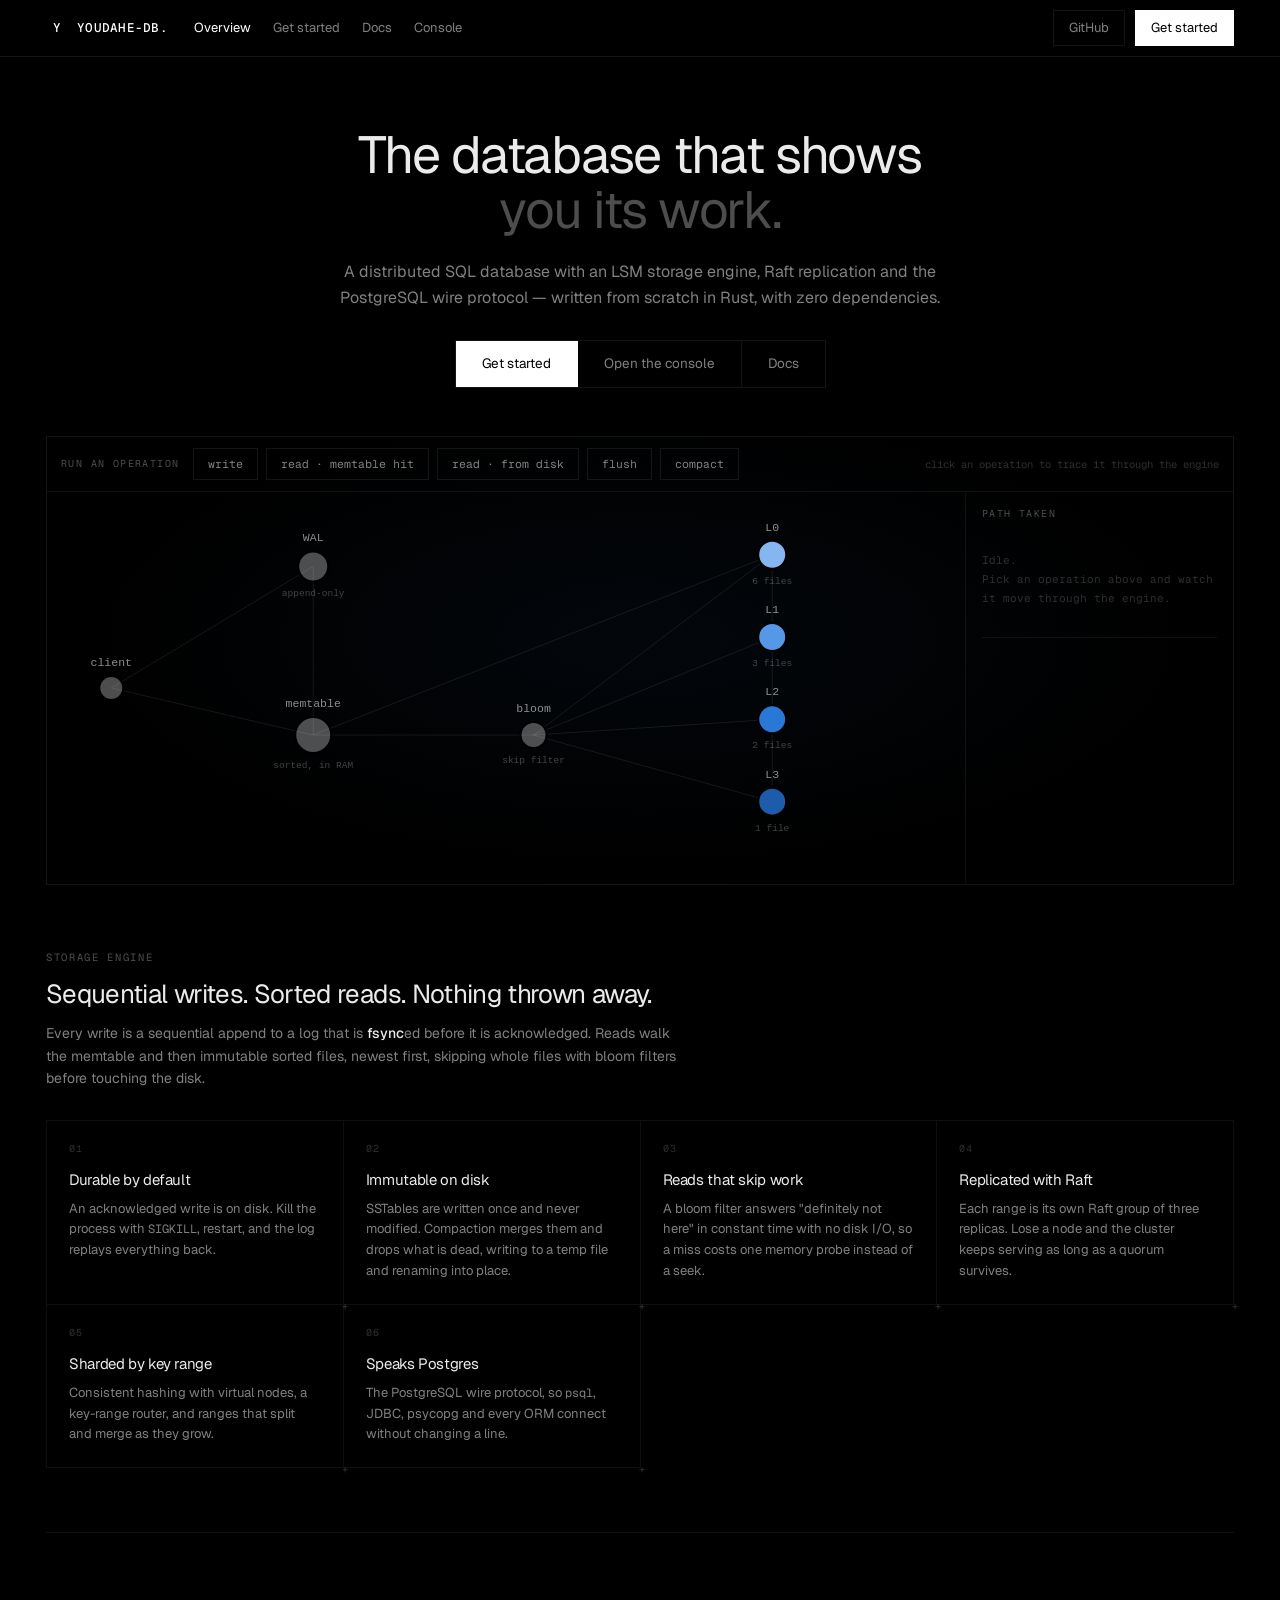
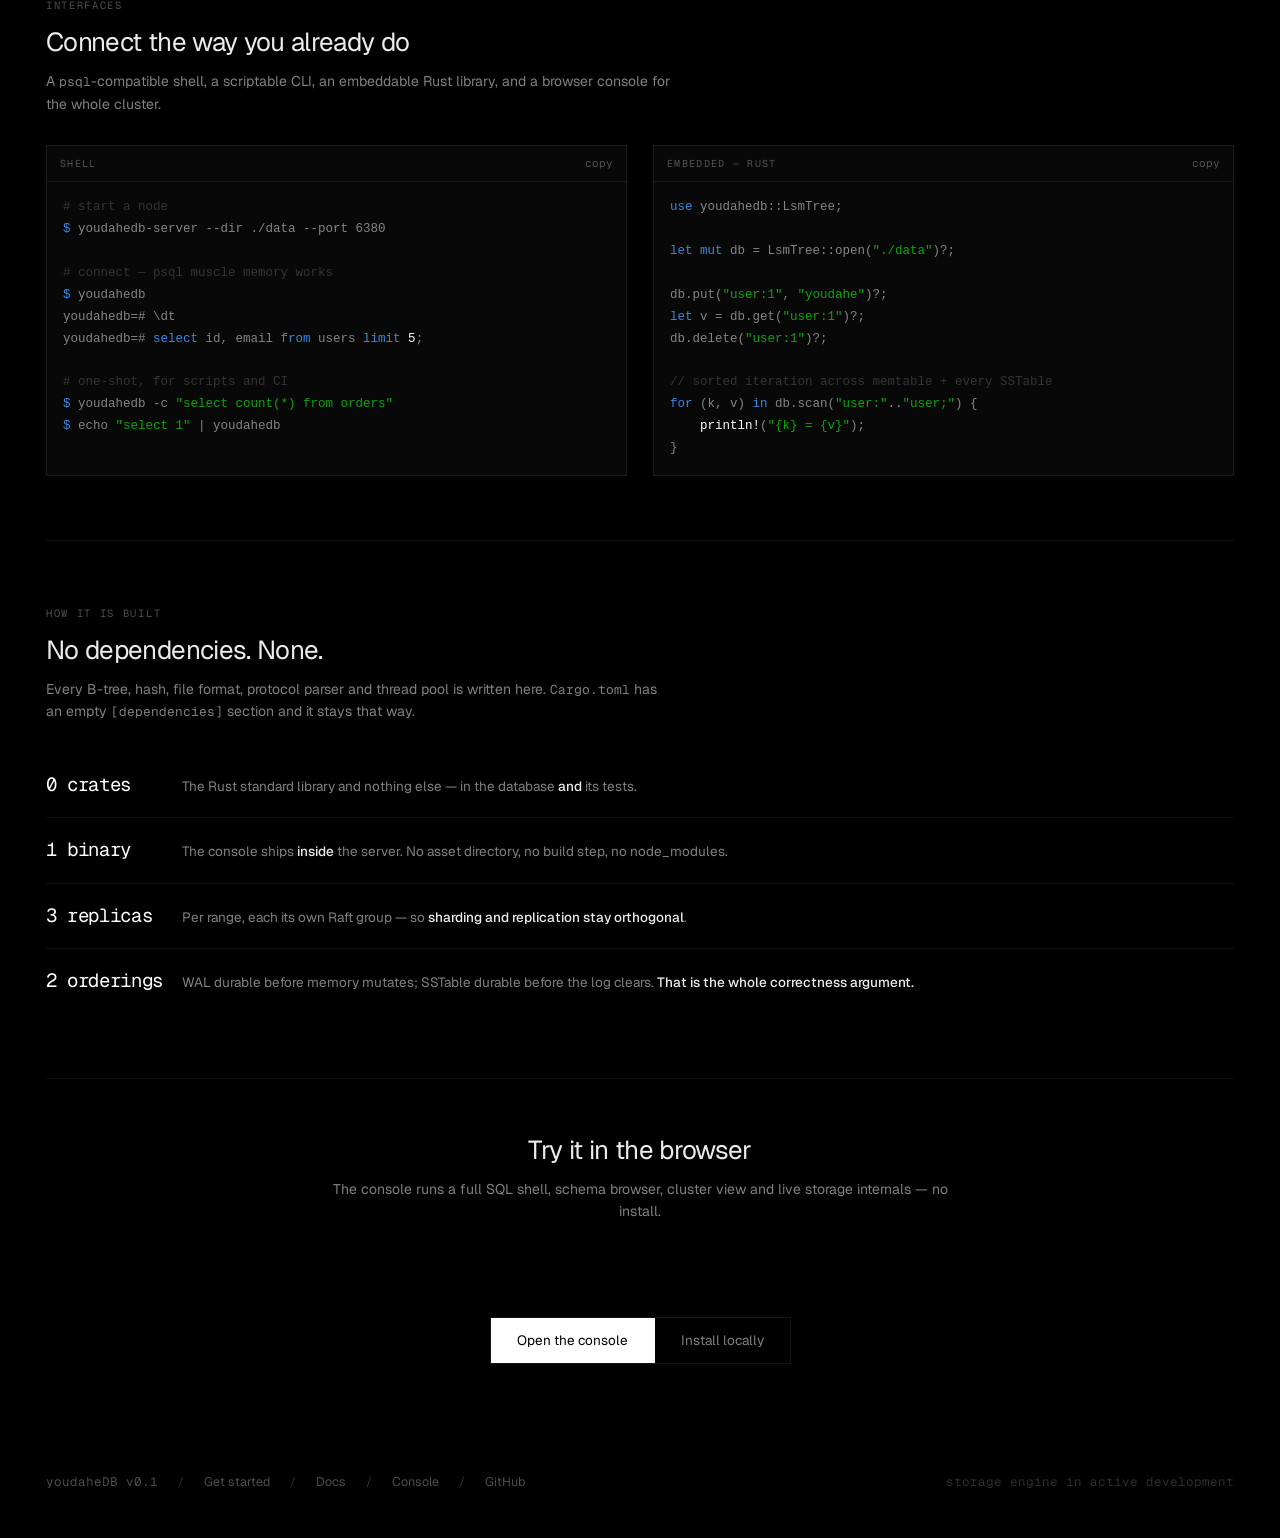
<file: web/index.html>
<!doctype html>
<html lang="en">
<head>
<meta charset="utf-8">
<meta name="viewport" content="width=device-width, initial-scale=1">
<title>youdaheDB — a distributed SQL database</title>
<meta name="description" content="A distributed SQL database with an LSM storage engine, Raft replication and the PostgreSQL wire protocol. Written from scratch in Rust with zero dependencies.">
<link rel="preconnect" href="https://fonts.googleapis.com">
<link rel="preconnect" href="https://fonts.gstatic.com" crossorigin>
<link href="https://fonts.googleapis.com/css2?family=Geist:wght@300;400;500&family=Geist+Mono:wght@400;500&display=swap" rel="stylesheet">
<link rel="stylesheet" href="app.css">
<style>
.hero{padding:70px 0 34px;text-align:center;max-width:840px;margin:0 auto}
.hero h1{font-size:52px;line-height:1.06;margin-bottom:22px}
.hero h1 em{font-style:normal;color:var(--t3)}
.hero .lede{font-size:16px;margin:0 auto 30px;max-width:60ch;color:var(--t2)}
.hero .cta{display:flex;gap:0;border:1px solid var(--line);width:fit-content;margin:0 auto}
.hero .cta a{border:0;border-right:1px solid var(--line);padding:12px 26px;font-size:13.5px}
.hero .cta a:last-child{border-right:0}

/* ── engine demo ── */
.engine{border:1px solid var(--line);margin:14px 0 0;background:
  radial-gradient(ellipse at 50% 45%, rgba(57,135,229,.05), transparent 66%), #000}
.eng-bar{display:flex;align-items:center;gap:8px;padding:11px 14px;border-bottom:1px solid var(--line-soft);flex-wrap:wrap}
.eng-bar .label{margin-right:6px}
.op{padding:6px 14px;border:1px solid var(--line);font-family:var(--mono);font-size:11.5px;
  color:var(--t2);cursor:pointer;transition:.13s}
.op:hover:not(:disabled){color:var(--t0);background:var(--fill);border-color:var(--t4)}
.op:disabled{opacity:.34;cursor:default}
.op.on{color:#000;background:var(--t1);border-color:var(--t1)}
.eng-bar .hint{margin-left:auto;font-family:var(--mono);font-size:10.5px;color:var(--t4)}

.eng-body{display:grid;grid-template-columns:minmax(0,1fr) 268px}
.eng-canvas{position:relative;height:392px}
.eng-canvas canvas{display:block;width:100%;height:100%}
.trace{border-left:1px solid var(--line-soft);padding:14px 16px;overflow-y:auto;height:392px}
.trace .label{margin-bottom:11px}
.tr-step{display:flex;gap:10px;padding:7px 0;font-family:var(--mono);font-size:11px;
  opacity:.25;transition:opacity .2s}
.tr-step.on{opacity:1}
.tr-step .i{color:var(--t4);flex:0 0 15px}
.tr-step .b{flex:1;min-width:0}
.tr-step .t{color:var(--t1)}
.tr-step .d{color:var(--t3);font-size:10px;margin-top:2px;display:block}
.tr-step.hit .t{color:var(--st-good)}
.tr-step.skip .t{color:var(--t3)}
.tr-empty{color:var(--t4);font-family:var(--mono);font-size:11px;padding:18px 0;line-height:1.7}
.tr-foot{border-top:1px solid var(--line-soft);margin-top:12px;padding-top:11px;
  font-family:var(--mono);font-size:10px;color:var(--t4);line-height:1.6}

/* ── sections ── */
.feat h3{color:var(--t1);margin:11px 0 7px;font-size:15px}
.feat p{color:var(--t2);font-size:13px;margin:0}
.split{display:grid;grid-template-columns:repeat(auto-fit,minmax(330px,1fr));gap:26px}
.kicker{font-family:var(--mono);font-size:10.5px;letter-spacing:.16em;text-transform:uppercase;
  color:var(--t3);margin-bottom:13px}
.sec h2{margin-bottom:12px}
.sec > .lede{margin-bottom:30px}

.claim{display:flex;align-items:baseline;gap:16px;padding:17px 0;border-bottom:1px solid var(--line-soft)}
.claim .v{font-family:var(--mono);font-size:19px;color:var(--t0);flex:0 0 120px;letter-spacing:-.02em}
.claim .t{color:var(--t2);font-size:13.5px}
.claim .t b{color:var(--t1);font-weight:500}

@media (max-width:900px){
  .hero{padding:44px 0 24px}
  .hero h1{font-size:34px}
  .eng-body{grid-template-columns:1fr}
  .trace{border-left:0;border-top:1px solid var(--line-soft);height:210px}
  .eng-canvas{height:320px}
}
</style>
</head>
<body>

<header class="topnav"><div class="in">
  <a href="index.html" class="logo"><span class="mark">Y</span> YOUDAHE-DB.</a>
  <nav>
    <a href="index.html" class="on">Overview</a>
    <a href="start.html">Get started</a>
    <a href="docs.html">Docs</a>
    <a href="console.html">Console</a>
  </nav>
  <div class="right">
    <a class="btn" href="https://github.com/Youdahe123/youdaheDB" target="_blank" rel="noopener">GitHub</a>
    <a class="btn primary" href="start.html">Get started</a>
  </div>
</div></header>

<main class="wrap">

  <section class="hero">
    <h1>The database that shows<br><em>you its work.</em></h1>
    <p class="lede">A distributed SQL database with an LSM storage engine, Raft replication and the
      PostgreSQL wire protocol — written from scratch in Rust, with zero dependencies.</p>
    <div class="cta">
      <a class="btn primary" href="start.html">Get started</a>
      <a class="btn" href="console.html">Open the console</a>
      <a class="btn" href="docs.html">Docs</a>
    </div>
  </section>

  <!-- ── interactive engine ── -->
  <section class="engine">
    <div class="eng-bar">
      <span class="label">Run an operation</span>
      <button class="op" data-op="write">write</button>
      <button class="op" data-op="read_hit">read · memtable hit</button>
      <button class="op" data-op="read_disk">read · from disk</button>
      <button class="op" data-op="flush">flush</button>
      <button class="op" data-op="compact">compact</button>
      <span class="hint" id="hint">click an operation to trace it through the engine</span>
    </div>
    <div class="eng-body">
      <div class="eng-canvas"><canvas id="cv"></canvas></div>
      <aside class="trace">
        <div class="label">Path taken</div>
        <div id="steps"><div class="tr-empty">Idle.<br>Pick an operation above and watch it move through the engine.</div></div>
        <div class="tr-foot" id="foot"></div>
      </aside>
    </div>
  </section>

  <!-- ── what it is ── -->
  <section class="sec">
    <div class="kicker">Storage engine</div>
    <h2>Sequential writes. Sorted reads. Nothing thrown away.</h2>
    <p class="lede">Every write is a sequential append to a log that is <b>fsync</b>ed before it is
      acknowledged. Reads walk the memtable and then immutable sorted files, newest first, skipping
      whole files with bloom filters before touching the disk.</p>
    <div class="grid g3 feat">
      <div class="cell"><div class="n">01</div><h3>Durable by default</h3>
        <p>An acknowledged write is on disk. Kill the process with <code>SIGKILL</code>, restart, and
           the log replays everything back.</p></div>
      <div class="cell"><div class="n">02</div><h3>Immutable on disk</h3>
        <p>SSTables are written once and never modified. Compaction merges them and drops what is
           dead, writing to a temp file and renaming into place.</p></div>
      <div class="cell"><div class="n">03</div><h3>Reads that skip work</h3>
        <p>A bloom filter answers "definitely not here" in constant time with no disk I/O, so a miss
           costs one memory probe instead of a seek.</p></div>
      <div class="cell"><div class="n">04</div><h3>Replicated with Raft</h3>
        <p>Each range is its own Raft group of three replicas. Lose a node and the cluster keeps
           serving as long as a quorum survives.</p></div>
      <div class="cell"><div class="n">05</div><h3>Sharded by key range</h3>
        <p>Consistent hashing with virtual nodes, a key-range router, and ranges that split and merge
           as they grow.</p></div>
      <div class="cell"><div class="n">06</div><h3>Speaks Postgres</h3>
        <p>The PostgreSQL wire protocol, so <code>psql</code>, JDBC, psycopg and every ORM connect
           without changing a line.</p></div>
    </div>
  </section>

  <!-- ── interface ── -->
  <section class="sec">
    <div class="kicker">Interfaces</div>
    <h2>Connect the way you already do</h2>
    <p class="lede">A <code>psql</code>-compatible shell, a scriptable CLI, an embeddable Rust library,
      and a browser console for the whole cluster.</p>
    <div class="split">
      <div class="code">
        <div class="bar"><span>shell</span><span class="copy" data-copy="youdahedb -c &quot;select id, email from users limit 5&quot;">copy</span></div>
<pre><span class="c"># start a node</span>
<span class="k">$</span> youdahedb-server --dir ./data --port 6380

<span class="c"># connect — psql muscle memory works</span>
<span class="k">$</span> youdahedb
youdahedb=# \dt
youdahedb=# <span class="k">select</span> id, email <span class="k">from</span> users <span class="k">limit</span> <span class="f">5</span>;

<span class="c"># one-shot, for scripts and CI</span>
<span class="k">$</span> youdahedb -c <span class="s">"select count(*) from orders"</span>
<span class="k">$</span> echo <span class="s">"select 1"</span> | youdahedb</pre>
      </div>
      <div class="code">
        <div class="bar"><span>embedded — rust</span><span class="copy" data-copy="let mut db = LsmTree::open(&quot;./data&quot;)?;">copy</span></div>
<pre><span class="k">use</span> youdahedb::LsmTree;

<span class="k">let mut</span> db = LsmTree::open(<span class="s">"./data"</span>)?;

db.put(<span class="s">"user:1"</span>, <span class="s">"youdahe"</span>)?;
<span class="k">let</span> v = db.get(<span class="s">"user:1"</span>)?;
db.delete(<span class="s">"user:1"</span>)?;

<span class="c">// sorted iteration across memtable + every SSTable</span>
<span class="k">for</span> (k, v) <span class="k">in</span> db.scan(<span class="s">"user:"</span>..<span class="s">"user;"</span>) {
    <span class="f">println!</span>(<span class="s">"{k} = {v}"</span>);
}</pre>
      </div>
    </div>
  </section>

  <!-- ── principles ── -->
  <section class="sec">
    <div class="kicker">How it is built</div>
    <h2>No dependencies. None.</h2>
    <p class="lede">Every B-tree, hash, file format, protocol parser and thread pool is written here.
      <code>Cargo.toml</code> has an empty <code>[dependencies]</code> section and it stays that way.</p>
    <div>
      <div class="claim"><span class="v">0 crates</span>
        <span class="t">The Rust standard library and nothing else — in the database <b>and</b> its tests.</span></div>
      <div class="claim"><span class="v">1 binary</span>
        <span class="t">The console ships <b>inside</b> the server. No asset directory, no build step, no node_modules.</span></div>
      <div class="claim"><span class="v">3 replicas</span>
        <span class="t">Per range, each its own Raft group — so <b>sharding and replication stay orthogonal</b>.</span></div>
      <div class="claim" style="border-bottom:0"><span class="v">2 orderings</span>
        <span class="t">WAL durable before memory mutates; SSTable durable before the log clears. <b>That is the whole correctness argument.</b></span></div>
    </div>
  </section>

  <section class="sec" style="border-bottom:0;text-align:center;padding:56px 0 40px">
    <h2>Try it in the browser</h2>
    <p class="lede" style="margin:12px auto 24px">The console runs a full SQL shell, schema browser,
      cluster view and live storage internals — no install.</p>
    <div class="hero"><div class="cta" style="padding:0">
      <a class="btn primary" href="console.html">Open the console</a>
      <a class="btn" href="start.html">Install locally</a>
    </div></div>
  </section>

</main>

<footer class="foot"><div class="wrap in">
  <span class="mono">youdaheDB v0.1</span>
  <span class="sep">/</span><a href="start.html">Get started</a>
  <span class="sep">/</span><a href="docs.html">Docs</a>
  <span class="sep">/</span><a href="console.html">Console</a>
  <span class="sep">/</span><a href="https://github.com/Youdahe123/youdaheDB" target="_blank" rel="noopener">GitHub</a>
  <span style="margin-left:auto;color:var(--t4)" class="mono">storage engine in active development</span>
</div></footer>

<script>
"use strict";

/* ══════════════════════════════════════════════════════════════
   Interactive engine diagram.
   Nodes are hand-placed in normalised coords so the layout is
   deliberate rather than whatever a force sim settles into.
   ══════════════════════════════════════════════════════════════ */
const NODES = {
  client:  { x:.07, y:.50, r:12, label:"client",   sub:"" },
  wal:     { x:.29, y:.19, r:15, label:"WAL",      sub:"append-only" },
  mem:     { x:.29, y:.62, r:18, label:"memtable", sub:"sorted, in RAM" },
  bloom:   { x:.53, y:.62, r:13, label:"bloom",    sub:"skip filter" },
  l0:      { x:.79, y:.16, r:14, label:"L0",       sub:"6 files", lv:0 },
  l1:      { x:.79, y:.37, r:14, label:"L1",       sub:"3 files", lv:1 },
  l2:      { x:.79, y:.58, r:14, label:"L2",       sub:"2 files", lv:2 },
  l3:      { x:.79, y:.79, r:14, label:"L3",       sub:"1 file",  lv:3 },
};
const EDGES = [
  ["client","wal"],["client","mem"],["wal","mem"],["mem","bloom"],
  ["mem","l0"],["bloom","l0"],["bloom","l1"],["bloom","l2"],["bloom","l3"],
  ["l0","l1"],["l1","l2"],["l2","l3"],
];

const C = { write:"var(--cat-1)", read:"var(--cat-3)", bg:"var(--cat-2)" };
const HEX = { write:"#3987e5", read:"#199e70", bg:"#d95926" };

/* Each op is a list of hops. `note` is a structural fact about the
   engine — how many fsyncs, how many files touched — never a timing
   claim, because none of this is measured yet. */
const OPS = {
  write: { kind:"write", title:"write", steps:[
    { from:"client", to:"wal",  t:"append to WAL",       d:"record framed and written",         dur:620 },
    { from:"wal",    to:"wal",  t:"fsync",               d:"blocks until the disk confirms",    dur:900, hold:true },
    { from:"wal",    to:"mem",  t:"insert into memtable",d:"only after the log is durable",     dur:620 },
    { from:"mem",    to:"client",t:"acknowledge",        d:"the write is now crash-safe",       dur:520, hit:true },
  ], foot:"1 fsync · 1 sequential append · 0 random writes" },

  read_hit: { kind:"read", title:"read · memtable hit", steps:[
    { from:"client", to:"mem",   t:"probe memtable",  d:"newest layer is checked first", dur:600 },
    { from:"mem",    to:"client",t:"Found → return",  d:"no disk touched at all",        dur:520, hit:true },
  ], foot:"0 disk reads · 0 bloom checks" },

  read_disk: { kind:"read", title:"read · from disk", steps:[
    { from:"client", to:"mem",   t:"probe memtable",     d:"NotFound → keep going",              dur:520 },
    { from:"mem",    to:"bloom", t:"consult bloom filters", d:"one probe per SSTable, in memory", dur:520 },
    { from:"bloom",  to:"l0",    t:"L0 · definitely not", d:"skipped, no disk I/O",   dur:380, skip:true },
    { from:"bloom",  to:"l1",    t:"L1 · definitely not", d:"skipped, no disk I/O",   dur:380, skip:true },
    { from:"bloom",  to:"l2",    t:"L2 · maybe",          d:"read one block from disk",           dur:620 },
    { from:"l2",     to:"client",t:"Found → return",      d:"exactly one block read",             dur:640, hit:true },
  ], foot:"1 disk read · 3 files skipped · 4 bloom probes" },

  flush: { kind:"bg", title:"flush", steps:[
    { from:"mem", to:"l0",  t:"write memtable → new SSTable", d:"sorted, so it is a linear walk", dur:900 },
    { from:"l0",  to:"l0",  t:"fsync the SSTable",            d:"durable before anything else",   dur:760, hold:true },
    { from:"l0",  to:"wal", t:"clear the WAL",                d:"only now is this safe",          dur:640, hit:true },
  ], foot:"memtable emptied · WAL truncated · 1 new L0 file" },

  compact: { kind:"bg", title:"compact", steps:[
    { from:"l0", to:"l1", t:"k-way merge L0 → L1", d:"newest version of each key wins",   dur:820 },
    { from:"l1", to:"l2", t:"drop tombstones",     d:"safe once nothing older holds the key", dur:760 },
    { from:"l2", to:"l3", t:"rename into place",   d:"a crash leaves the inputs intact",  dur:760, hit:true },
  ], foot:"reads get faster · space reclaimed · inputs untouched until rename" },
};

const SPEED = 0.55;   // global tempo for the trace animation
const cv = document.getElementById("cv"), ctx = cv.getContext("2d");
const stepsEl = document.getElementById("steps"), footEl = document.getElementById("foot");
const hintEl = document.getElementById("hint");
let W=0, H=0, dpr = Math.min(devicePixelRatio||1, 2);
let active = null;          // { op, stepIndex, progress }
let visited = new Set(), pulsing = new Map(), running = false;

function size(){
  const b = cv.parentElement.getBoundingClientRect();
  W = b.width; H = b.height;
  cv.width = W*dpr; cv.height = H*dpr; ctx.setTransform(dpr,0,0,dpr,0,0);
}
const px = n => ({ x: NODES[n].x*W, y: NODES[n].y*H });

function draw(ts){
  ctx.clearRect(0,0,W,H);
  const col = active ? HEX[active.op.kind === "bg" ? "bg" : active.op.kind] : "#3987e5";

  // edges
  for (const [a,b] of EDGES){
    const p = px(a), q = px(b);
    const live = active && active.cur && (
      (active.cur.from===a && active.cur.to===b) || (active.cur.from===b && active.cur.to===a));
    ctx.strokeStyle = live ? col : "rgba(255,255,255,.085)";
    ctx.lineWidth = live ? 1.6 : 1;
    ctx.beginPath(); ctx.moveTo(p.x,p.y); ctx.lineTo(q.x,q.y); ctx.stroke();
  }

  // an active hop with no static edge (a return, or a causal step) — dash it
  if (active && active.cur && active.cur.from !== active.cur.to){
    const {from,to} = active.cur;
    const isEdge = EDGES.some(([x,y]) => (x===from&&y===to)||(x===to&&y===from));
    if (!isEdge){
      const p = px(from), q = px(to);
      ctx.save(); ctx.setLineDash([4,5]);
      ctx.strokeStyle = col; ctx.globalAlpha = .5; ctx.lineWidth = 1.3;
      ctx.beginPath(); ctx.moveTo(p.x,p.y); ctx.lineTo(q.x,q.y); ctx.stroke();
      ctx.restore();
    }
  }

  // pulse rings first, so they never wash over a label
  for (const [id,n] of Object.entries(NODES)){
    const pulse = pulsing.get(id); if (pulse === undefined) continue;
    const g = Math.max(0, 1 - (ts - pulse)/900); if (g <= .05) continue;
    const p = px(id);
    ctx.strokeStyle = col; ctx.globalAlpha = g*.5; ctx.lineWidth = 1.4;
    ctx.beginPath(); ctx.arc(p.x, p.y, n.r + 8 + (1-g)*16, 0, 7); ctx.stroke();
    ctx.globalAlpha = 1;
  }

  // nodes
  for (const [id,n] of Object.entries(NODES)){
    const p = px(id);
    const seen = visited.has(id);
    const pulse = pulsing.get(id);
    let glow = 0;
    if (pulse !== undefined){
      const age = ts - pulse;
      glow = Math.max(0, 1 - age/900);
      if (glow <= 0) pulsing.delete(id);
    }
    const base = n.lv !== undefined
      ? getComputedStyle(document.documentElement).getPropertyValue(`--lv-${n.lv}`).trim()
      : "rgba(255,255,255,.30)";

    if (glow > 0){ ctx.shadowColor = col; ctx.shadowBlur = 6 + glow*26; }
    ctx.fillStyle = glow > 0 ? col : (seen ? "rgba(255,255,255,.55)" : base);
    ctx.beginPath(); ctx.arc(p.x, p.y, n.r + glow*3.5, 0, 7); ctx.fill();
    ctx.shadowBlur = 0;
    ctx.strokeStyle = "#000"; ctx.lineWidth = 2; ctx.stroke();

    ctx.textAlign = "center";
    ctx.font = "500 11.5px ui-monospace, SFMono-Regular, Menlo, monospace";
    ctx.fillStyle = glow > 0 ? "#fff" : (seen ? "rgba(255,255,255,.9)" : "rgba(255,255,255,.55)");
    ctx.fillText(n.label, p.x, p.y - n.r - 10);
    if (n.sub){
      ctx.font = "400 9.5px ui-monospace, SFMono-Regular, Menlo, monospace";
      ctx.fillStyle = "rgba(255,255,255,.26)";
      ctx.fillText(n.sub, p.x, p.y + n.r + 15);
    }
  }

  // the travelling packet
  if (active && active.cur && active.cur.from !== active.cur.to){
    const p = px(active.cur.from), q = px(active.cur.to);
    const raw = active.startedAt ? Math.min(1, (ts - active.startedAt)/(active.cur.dur*SPEED)) : 0;
    const e = raw<.5 ? 2*raw*raw : 1-Math.pow(-2*raw+2,2)/2;   // ease in-out
    const x = p.x + (q.x-p.x)*e, y = p.y + (q.y-p.y)*e;
    // trail
    for (let i=1;i<=5;i++){
      const te = Math.max(0, e - i*0.035);
      ctx.globalAlpha = (1 - i/5) * .35;
      ctx.fillStyle = col;
      ctx.beginPath(); ctx.arc(p.x+(q.x-p.x)*te, p.y+(q.y-p.y)*te, 4.5 - i*.6, 0, 7); ctx.fill();
    }
    ctx.globalAlpha = 1;
    ctx.shadowColor = col; ctx.shadowBlur = 16;
    ctx.fillStyle = col;
    ctx.beginPath(); ctx.arc(x, y, 5.5, 0, 7); ctx.fill();
    ctx.shadowBlur = 0;
  }
  requestAnimationFrame(draw);
}

function renderSteps(op, upto){
  stepsEl.innerHTML = op.steps.map((s,i) => `
    <div class="tr-step ${i<=upto?"on":""} ${s.hit?"hit":""} ${s.skip?"skip":""}">
      <span class="i">${String(i+1).padStart(2,"0")}</span>
      <span class="b"><span class="t">${s.t}</span><span class="d">${s.d}</span></span>
    </div>`).join("");
}

async function run(key){
  if (running) return;
  running = true;
  document.querySelectorAll(".op").forEach(b => {
    b.disabled = true; b.classList.toggle("on", b.dataset.op === key);
  });
  const op = OPS[key];
  active = { op, cur:null, startedAt:0 };
  visited = new Set(); pulsing = new Map();
  footEl.textContent = "";
  hintEl.textContent = `running · ${op.title}`;
  renderSteps(op, -1);

  for (let i=0;i<op.steps.length;i++){
    const s = op.steps[i];
    active.cur = s; active.startedAt = performance.now();
    renderSteps(op, i);
    visited.add(s.from);
    pulsing.set(s.from, performance.now());

    await new Promise(res => setTimeout(res, s.dur*SPEED));
    visited.add(s.to);
    pulsing.set(s.to, performance.now());
    active.cur = null;
    await new Promise(r => setTimeout(r, 70));
  }

  footEl.textContent = op.foot;
  hintEl.textContent = "click an operation to trace it through the engine";
  active = null; running = false;
  document.querySelectorAll(".op").forEach(b => b.disabled = false);
}

document.querySelectorAll(".op").forEach(b => b.onclick = () => run(b.dataset.op));
addEventListener("resize", size);
size(); requestAnimationFrame(draw);

/* copy buttons */
document.querySelectorAll(".copy").forEach(b => b.onclick = async () => {
  try { await navigator.clipboard.writeText(b.dataset.copy);
        const t=b.textContent; b.textContent="copied"; setTimeout(()=>b.textContent=t,1200); }
  catch { b.textContent="select manually"; }
});
</script>
</body>
</html>
</file>
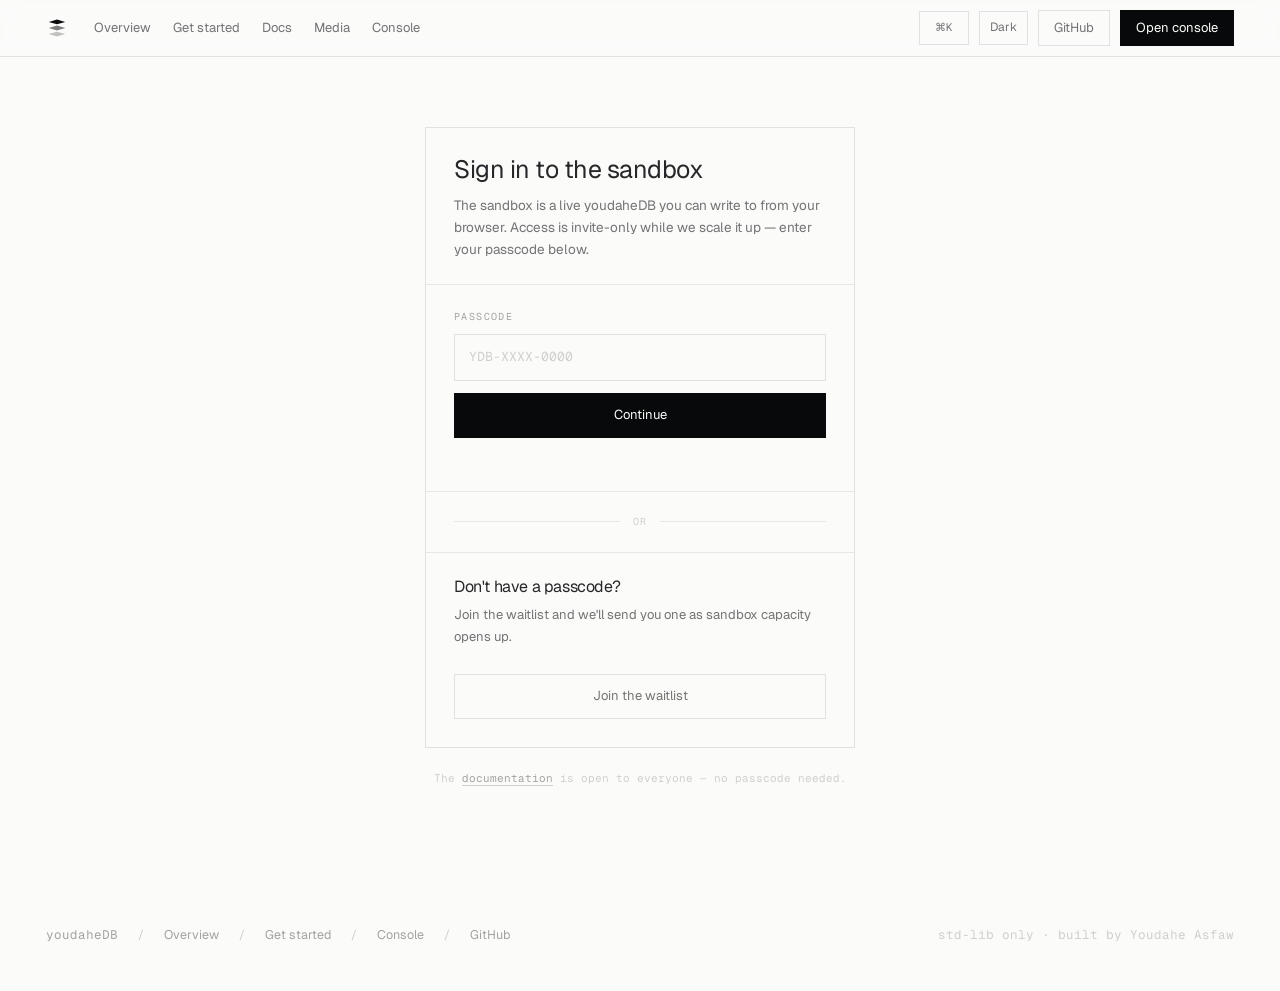
<file: web/access.html>
<!doctype html>
<html lang="en">
<head>
<meta charset="utf-8">
<link rel="icon" href="favicon.svg" type="image/svg+xml">
<link rel="icon" href="favicon-32.png" sizes="32x32" type="image/png">
<link rel="apple-touch-icon" href="apple-touch-icon.png">
<link rel="manifest" href="site.webmanifest">
<meta name="viewport" content="width=device-width, initial-scale=1">
<title>Sign in — youdaheDB</title>
<link rel="preconnect" href="https://fonts.googleapis.com">
<link rel="preconnect" href="https://fonts.gstatic.com" crossorigin>
<link href="https://fonts.googleapis.com/css2?family=Geist:wght@300;400;500&family=Geist+Mono:wght@400;500&display=swap" rel="stylesheet">
<script>
/* theme: applied before paint so the page never flashes the wrong mode */
(function(){
  try{
    var saved = localStorage.getItem('ydb-theme');
    var light = saved ? saved === 'light'
      : window.matchMedia('(prefers-color-scheme: light)').matches;
    document.documentElement.className = light ? 'light' : '';
  }catch(e){}
})();
</script>
<link rel="stylesheet" href="app.css?v=20260920">
<style>
.gwrap{max-width:430px;margin:0 auto;padding:70px 0 90px}
.gcard{border:1px solid var(--line)}
.gtop{padding:28px 28px 24px;border-bottom:1px solid var(--line-soft)}
.gtop h1{font-size:25px;margin-bottom:10px;letter-spacing:-.02em}
.gtop p{color:var(--t2);font-size:13.5px;line-height:1.65;margin:0}
.gbody{padding:24px 28px 26px}
.glabel{display:block;font-family:var(--mono);font-size:10px;letter-spacing:.14em;
  text-transform:uppercase;color:var(--t3);margin-bottom:9px}
.ginput{width:100%;padding:12px 14px;border:1px solid var(--line);background:var(--bg);
  font-family:var(--mono);font-size:13px;color:var(--t0);letter-spacing:.04em}
.ginput::placeholder{color:var(--t4);letter-spacing:0}
.ginput:focus{border-color:var(--t4)}
.ginput:disabled{opacity:.5}
.gbtn{width:100%;margin-top:12px;justify-content:center;padding:11px 15px}
.gbtn:disabled{opacity:.45;cursor:default}
.gerr{margin-top:11px;font-family:var(--mono);font-size:11.5px;color:var(--st-crit);
  min-height:16px;line-height:1.5}
.gok{color:var(--st-good)}
.gsep{display:flex;align-items:center;gap:13px;padding:22px 28px;
  border-top:1px solid var(--line-soft);border-bottom:1px solid var(--line-soft)}
.gsep::before,.gsep::after{content:"";flex:1;height:1px;background:var(--line-soft)}
.gsep span{font-family:var(--mono);font-size:10px;letter-spacing:.14em;
  text-transform:uppercase;color:var(--t4)}
.gwait{padding:24px 28px 28px}
.gwait h2{font-size:16px;margin-bottom:8px}
.gwait p{color:var(--t2);font-size:13px;line-height:1.65;margin:0 0 15px}
.gnote{margin-top:22px;text-align:center;font-family:var(--mono);font-size:11px;color:var(--t4)}
.gnote a{color:var(--t3);border-bottom:1px solid var(--t4)}
.gnote a:hover{color:var(--t0)}
.ghide{display:none}
</style>
</head>
<body>

<header class="topnav"><div class="in">
  <a href="home.html" class="logo"><span class="mark"><svg viewBox="0 0 24 24" xmlns="http://www.w3.org/2000/svg" aria-hidden="true"><g fill="currentColor"><path d="M12 2.8 21 5.4 12 8 3 5.4Z"/><path d="M12 9.4 21 12 12 14.6 3 12Z" opacity=".52"/><path d="M12 16 21 18.6 12 21.2 3 18.6Z" opacity=".24"/></g></svg></span></a>
  <nav>
    <a href="home.html">Overview</a>
    <a href="access.html?next=start.html">Get started</a>
    <a href="docs.html">Docs</a>
    <a href="media.html">Media</a>
    <a href="access.html?next=console.html">Console</a>
  </nav>
  <div class="right">
    <button class="btn kbd-btn" data-palette aria-label="Open command palette" title="Search (⌘K)">⌘K</button>
    <button class="btn" id="theme-toggle" aria-label="Toggle theme">Light</button>
    <a class="btn" href="https://github.com/Youdahe123/youdaheDB" target="_blank" rel="noopener">GitHub</a>
    <a class="btn primary" href="access.html?next=console.html">Open console</a>
  </div>
</div></header>

<script>
(function(){
  var btn = document.getElementById('theme-toggle');
  if(!btn) return;
  var isLight = document.documentElement.classList.contains('light');
  function apply(light){
    isLight = light;
    document.documentElement.classList.toggle('light', light);
    document.body.classList.toggle('light', light);
    btn.textContent = light ? 'Dark' : 'Light';
    btn.setAttribute('aria-pressed', String(light));
    window.dispatchEvent(new CustomEvent('themechange'));
  }
  apply(isLight);
  btn.addEventListener('click', function(){
    apply(!isLight);
    try{ localStorage.setItem('ydb-theme', isLight ? 'light' : 'dark'); }catch(e){}
  });
})();
</script>

<main class="wrap">
  <div class="gwrap">

    <div class="gcard">
      <div class="gtop">
        <h1>Sign in to the sandbox</h1>
        <p>The sandbox is a live youdaheDB you can write to from your browser. Access is invite-only
          while we scale it up — enter your passcode below.</p>
      </div>

      <div class="gbody">
        <form id="gform" autocomplete="off">
          <label class="glabel" for="gcode">Passcode</label>
          <input class="ginput" id="gcode" placeholder="YDB-XXXX-0000" autocomplete="off"
                 spellcheck="false" autocapitalize="characters">
          <button class="btn primary gbtn" type="submit">Continue</button>
          <div class="gerr" id="gerr"></div>
        </form>
      </div>

      <div class="gsep"><span>or</span></div>

      <div class="gwait">
        <h2>Don't have a passcode?</h2>
        <p>Join the waitlist and we'll send you one as sandbox capacity opens up.</p>
        <button class="btn gbtn" id="gjoin" type="button">Join the waitlist</button>

        <form id="gwform" class="ghide" autocomplete="off">
          <label class="glabel" for="gemail" style="margin-top:16px">Email</label>
          <input class="ginput" id="gemail" type="email" placeholder="you@example.com"
                 autocomplete="email" required>
          <div class="hp" aria-hidden="true">
            <label>Company<input id="gcompany" tabindex="-1" autocomplete="off"></label>
          </div>
          <button class="btn primary gbtn" type="submit" id="gwbtn">Request access</button>
          <div class="gerr" id="gwerr"></div>
        </form>
      </div>
    </div>

    <p class="gnote">The <a href="docs.html">documentation</a> is open to everyone — no passcode needed.</p>

  </div>
</main>

<script src="gate.js?v=20260920"></script>
<script src="config.js?v=20260920"></script>
<script src="waitlist.js?v=20260920"></script>
<script>
(function () {
  'use strict';

  var params = new URLSearchParams(location.search);
  var next = params.get('next') || 'console.html';
  /* only ever redirect to a page on this site */
  if (!/^[a-zA-Z0-9._-]+\.html([?#].*)?$/.test(next)) next = 'console.html';

  if (YDBGate.unlocked()) location.replace(next);

  var form = document.getElementById('gform');
  var code = document.getElementById('gcode');
  var err  = document.getElementById('gerr');

  form.addEventListener('submit', function (e) {
    e.preventDefault();
    var v = code.value.trim();
    if (!v) { err.className = 'gerr'; err.textContent = 'Enter your passcode.'; return; }
    if (YDBGate.check(v)) {
      err.className = 'gerr gok';
      err.textContent = 'Passcode accepted — opening the sandbox…';
      YDBGate.unlock();
      setTimeout(function () { location.href = next; }, 550);
    } else {
      err.className = 'gerr';
      err.textContent = "That passcode isn't recognised.";
      code.select();
    }
  });

  document.getElementById('gjoin').addEventListener('click', function () {
    this.classList.add('ghide');
    document.getElementById('gwform').classList.remove('ghide');
    document.getElementById('gemail').focus();
  });

  document.getElementById('gwform').addEventListener('submit', async function (e) {
    e.preventDefault();
    var werr  = document.getElementById('gwerr');
    var btn   = document.getElementById('gwbtn');
    var input = document.getElementById('gemail');

    /* honeypot — only a bot fills a field it cannot see */
    if (document.getElementById('gcompany').value) {
      werr.className = 'gerr gok';
      werr.textContent = "You're on the list.";
      return;
    }

    btn.disabled = true;
    werr.className = 'gerr';
    werr.textContent = 'Sending…';

    var r = await YDBWaitlist.join(input.value, 'sandbox-gate');
    btn.disabled = false;

    if (r.status === 'ok') {
      werr.className = 'gerr gok';
      werr.textContent = "You're on the list. We'll email a passcode when a slot opens.";
      input.disabled = true; btn.disabled = true;
    } else if (r.status === 'invalid') {
      werr.textContent = 'That email address does not look right.';
      input.select();
    } else if (r.status === 'unconfigured') {
      werr.textContent = 'Waitlist is not configured yet — fill in config.js.';
    } else if (r.status === 'network') {
      werr.textContent = "Couldn't reach the waitlist. Check your connection and try again.";
    } else {
      werr.textContent = 'Something went wrong (' + r.code + '). Please try again.';
      console.error('[waitlist]', r.code, r.detail);
    }
  });
})();
</script>

<footer class="foot"><div class="wrap in">
  <span class="mono">youdaheDB</span>
  <span class="sep">/</span><a href="home.html">Overview</a>
  <span class="sep">/</span><a href="access.html?next=start.html">Get started</a>
  <span class="sep">/</span><a href="access.html?next=console.html">Console</a>
  <span class="sep">/</span><a href="https://github.com/Youdahe123/youdaheDB" target="_blank" rel="noopener">GitHub</a>
  <span style="margin-left:auto;color:var(--t4)" class="mono">std-lib only · built by Youdahe Asfaw</span>
</div></footer>

<script>
const links = [...document.querySelectorAll(".toc a")];
const secs  = links.map(a => document.querySelector(a.getAttribute("href")));
const io = new IntersectionObserver(es => es.forEach(e => {
  if (e.isIntersecting){ const i = secs.indexOf(e.target);
    if (i >= 0) links.forEach((a,j) => a.classList.toggle("on", j===i)); }
}), { rootMargin:"-84px 0px -68% 0px" });
secs.forEach(s => s && io.observe(s));
</script>
<div class="cvtip" id="cvtip"></div>
<script src="intro.js?v=20260920"></script>
<script src="site.js?v=20260920"></script>
</body>
</html>
</file>
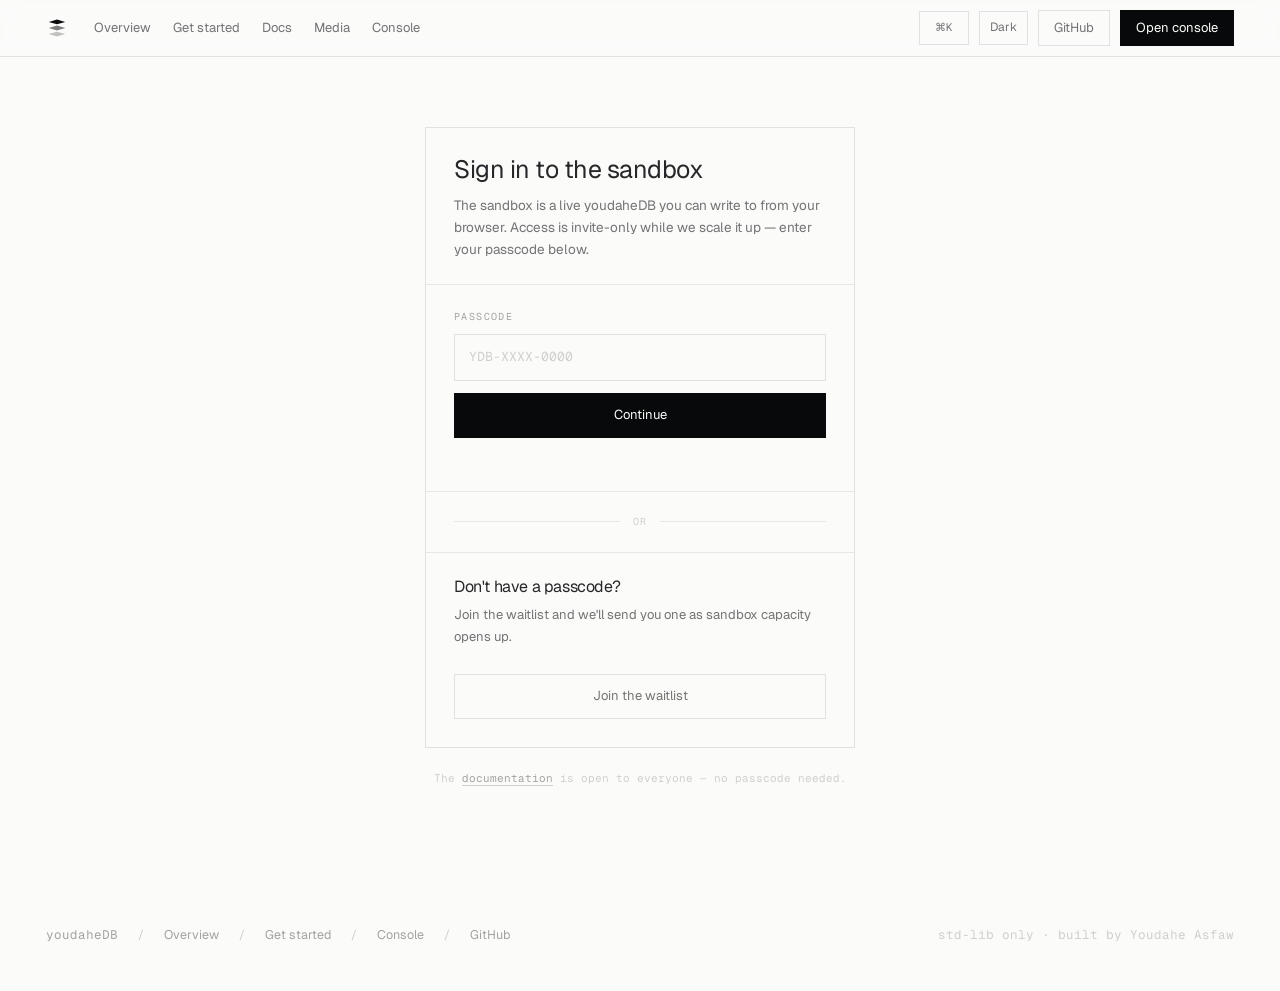
<file: web/console.html>
<!doctype html>
<html lang="en">
<head>
<meta charset="utf-8">
<link rel="icon" href="favicon.svg" type="image/svg+xml">
<link rel="icon" href="favicon-32.png" sizes="32x32" type="image/png">
<link rel="apple-touch-icon" href="apple-touch-icon.png">
<link rel="manifest" href="site.webmanifest">
<meta name="viewport" content="width=device-width, initial-scale=1">
<title>Console — youdaheDB</title>
<link rel="preconnect" href="https://fonts.googleapis.com">
<link rel="preconnect" href="https://fonts.gstatic.com" crossorigin>
<link href="https://fonts.googleapis.com/css2?family=Geist:wght@300;400;500&family=Geist+Mono:wght@400;500&display=swap" rel="stylesheet">
<script>
/* theme: applied before paint so the page never flashes the wrong mode */
(function(){
  try{
    var saved = localStorage.getItem('ydb-theme');
    var light = saved ? saved === 'light'
      : window.matchMedia('(prefers-color-scheme: light)').matches;
    document.documentElement.className = light ? 'light' : '';
  }catch(e){}
})();
</script>
<script src="gate.js?v=20260920"></script>
<script>YDBGate.require();</script>
<link rel="stylesheet" href="app.css?v=20260920">
<style>
:root{ --rail:236px; }
body{font-size:13.5px;line-height:1.5;overflow:hidden}
.shell{display:flex;height:calc(100vh - 56px)}

.rail{width:var(--rail);flex:0 0 var(--rail);border-right:1px solid var(--line);
  display:flex;flex-direction:column;overflow-y:auto}
.nav-group{padding:15px 0 6px}
.nav-group > .label{padding:0 20px 8px}
.nav a{display:flex;align-items:center;gap:9px;padding:8px 20px;color:var(--t2);
  font-size:13px;cursor:pointer;border-left:2px solid transparent;transition:color .12s,background .12s}
.nav a:hover{color:var(--t1);background:var(--fill)}
.nav a.on{color:var(--t0);background:var(--fill-2);border-left-color:var(--t0)}
.nav a .m{margin-left:auto;font-family:var(--mono);font-size:9px;color:var(--t4);letter-spacing:.08em}
.rail-foot{margin-top:auto;border-top:1px solid var(--line);padding:14px 20px}
.conn{display:flex;align-items:center;gap:8px;font-family:var(--mono);font-size:11px;color:var(--t2)}
.dot{width:6px;height:6px;flex:0 0 6px;background:var(--t4)}
.dot.live{background:var(--st-good);box-shadow:0 0 8px rgba(12,163,12,.7)}
.dot.mock{background:var(--st-warn)}
.rail-foot .sub{margin-top:6px;font-family:var(--mono);font-size:10px;color:var(--t4)}

.main{flex:1;display:flex;flex-direction:column;min-width:0}
.topbar{display:flex;align-items:center;gap:14px;padding:0 24px;height:50px;
  border-bottom:1px solid var(--line);flex:0 0 auto}
.crumb{font-family:var(--mono);font-size:12px;color:var(--t2)}
.crumb b{color:var(--t0);font-weight:500}
.badge{font-family:var(--mono);font-size:9.5px;letter-spacing:.12em;text-transform:uppercase;
  padding:3px 8px;border:1px solid var(--line);color:var(--t3);display:inline-flex;align-items:center;gap:5px}
.badge .b-dot{width:5px;height:5px}
.badge.live{color:var(--st-good);border-color:rgba(12,163,12,.45)}
.badge.live .b-dot{background:var(--st-good)}
.badge.mock{color:var(--st-warn);border-color:rgba(250,178,25,.4)}
.badge.mock .b-dot{background:var(--st-warn)}
.badge.planned .b-dot{background:var(--t4)}
.topbar .right{margin-left:auto;display:flex;gap:8px;align-items:center}
.tbtn{padding:6px 12px;border:1px solid var(--line);font-size:12px;color:var(--t2);cursor:pointer;transition:.12s}
.tbtn:hover{color:var(--t0);background:var(--fill)}
.tbtn.primary{background:var(--t0);color:var(--bg);border-color:var(--t0)}

.body{flex:1;overflow-y:auto;overflow-x:hidden}
.body::-webkit-scrollbar{width:10px}
.body::-webkit-scrollbar-thumb{background:var(--thumb)}
.view{padding:24px 28px 60px}
.view h2{margin:0 0 4px;font-size:17px}
.view .lede{margin:0 0 22px;font-size:13px}
.gap{height:28px}
.notice{margin-bottom:22px}

.grid{gap:0}
.cell{padding:16px 18px 18px}
.cell .k{margin-top:8px;font-size:12.5px;color:var(--t2)}
.cell .v{margin-top:6px;font-size:24px}
.meter{margin-top:11px;height:3px;background:var(--track)}
.meter i{display:block;height:100%;background:var(--t2);transition:width .4s}
.meter.hot i{background:var(--st-warn)}
td{white-space:nowrap}
.empty{padding:40px 0;text-align:center;color:var(--t4);font-family:var(--mono);font-size:12px}

.editor{border:1px solid var(--line);background:var(--fill)}
.editor-head{display:flex;align-items:center;gap:10px;padding:8px 12px;border-bottom:1px solid var(--line-soft)}
.editor textarea{width:100%;padding:13px;font-family:var(--mono);font-size:13px;
  color:var(--t0);resize:vertical;min-height:96px;line-height:1.65}
.editor textarea::placeholder{color:var(--t4)}
.editor-foot{display:flex;align-items:center;gap:10px;padding:8px 12px;border-top:1px solid var(--line-soft)}
kbd{font-family:var(--mono);font-size:10px;color:var(--t3);border:1px solid var(--line);padding:2px 6px}
.result-bar{display:flex;align-items:center;gap:14px;padding:10px 0;font-family:var(--mono);
  font-size:11px;color:var(--t3);border-bottom:1px solid var(--line-soft)}
.result-bar .ok{color:var(--st-good)}
.result-bar .err{color:var(--st-crit)}
.plan{font-family:var(--mono);font-size:12px;line-height:1.85;padding:16px 14px;
  border:1px solid var(--line-soft);background:var(--fill);white-space:pre;overflow-x:auto;color:var(--t2)}
.plan b{color:var(--t0);font-weight:500}
.plan .c{color:var(--t4)}
.hist{margin-top:26px}
.hist-item{display:flex;gap:12px;padding:9px 0;border-bottom:1px solid var(--line-soft);
  font-family:var(--mono);font-size:12px;cursor:pointer}
.hist-item:hover{background:var(--fill)}
.hist-item .t{color:var(--t4);font-size:10px;flex:0 0 58px}
.hist-item .q{color:var(--t2);flex:1;overflow:hidden;text-overflow:ellipsis;white-space:nowrap}
.hist-item .d{color:var(--t4);font-size:10px}

.charts{display:grid;grid-template-columns:repeat(auto-fit,minmax(300px,1fr));gap:1px;
  background:var(--line-soft);border:1px solid var(--line-soft)}
.chart{background:var(--bg);padding:16px 18px 12px}
.chart-head{display:flex;align-items:baseline;gap:10px;margin-bottom:2px}
.chart-title{font-size:12.5px;color:var(--t1)}
.chart-val{margin-left:auto;font-family:var(--mono);font-size:15px;color:var(--t0)}
.chart-sub{font-family:var(--mono);font-size:10px;color:var(--t4);margin-bottom:10px}
.chart svg{display:block;width:100%;overflow:visible}
.lvbar{display:block;width:100%}
.tip{position:fixed;pointer-events:none;z-index:50;background:var(--pop);border:1px solid var(--line);
  padding:7px 10px;font-family:var(--mono);font-size:11px;color:var(--t1);opacity:0;transition:opacity .1s;white-space:nowrap}
.tip .tl{color:var(--t3);font-size:10px;display:block;margin-bottom:3px}
.legend{display:flex;flex-wrap:wrap;gap:14px;margin:12px 0 0;font-family:var(--mono);font-size:11px;color:var(--t2)}
.legend span{display:inline-flex;align-items:center;gap:6px}
.legend i{width:9px;height:9px;font-style:normal}
.ring-wrap{display:flex;gap:30px;align-items:center;flex-wrap:wrap}
.ring-wrap svg{flex:0 0 auto}

@media (max-width:920px){
  body{overflow:auto}
  .shell{flex-direction:column;height:auto}
  .rail{width:100%;flex:none;border-right:0;border-bottom:1px solid var(--line)}
  .view{padding:20px 16px 50px}
}
</style>
</head>
<body>

<header class="topnav"><div class="in" style="max-width:none">
  <a href="home.html" class="logo"><span class="mark"><svg viewBox="0 0 24 24" xmlns="http://www.w3.org/2000/svg" aria-hidden="true"><g fill="currentColor"><path d="M12 2.8 21 5.4 12 8 3 5.4Z"/><path d="M12 9.4 21 12 12 14.6 3 12Z" opacity=".52"/><path d="M12 16 21 18.6 12 21.2 3 18.6Z" opacity=".24"/></g></svg></span></a>
  <nav>
    <a href="home.html">Overview</a>
    <a href="access.html?next=start.html">Get started</a>
    <a href="docs.html">Docs</a>
    <a href="media.html">Media</a>
    <a href="console.html" class="on">Console</a>
  </nav>
  <div class="right">
    <button class="btn kbd-btn" data-palette aria-label="Open command palette" title="Search (⌘K)">⌘K</button>
    <button class="btn" id="theme-toggle" aria-label="Toggle theme">Light</button>
    <a class="btn" href="https://github.com/Youdahe123/youdaheDB" target="_blank" rel="noopener">GitHub</a>
  </div>
</div></header>

<script>
(function(){
  var btn = document.getElementById('theme-toggle');
  if(!btn) return;
  var isLight = document.documentElement.classList.contains('light');
  function apply(light){
    isLight = light;
    document.documentElement.classList.toggle('light', light);
    document.body.classList.toggle('light', light);
    btn.textContent = light ? 'Dark' : 'Light';
    btn.setAttribute('aria-pressed', String(light));
    window.dispatchEvent(new CustomEvent('themechange'));
  }
  apply(isLight);
  btn.addEventListener('click', function(){
    apply(!isLight);
    try{ localStorage.setItem('ydb-theme', isLight ? 'light' : 'dark'); }catch(e){}
  });
})();
</script>

<div class="shell">
  <aside class="rail">
    <div class="nav-group">
      <div class="label">Query</div>
      <nav class="nav">
        <a data-view="sql"><span>SQL shell</span></a>
        <a data-view="schema"><span>Schema</span></a>
      </nav>
    </div>
    <div class="nav-group">
      <div class="label">Cluster</div>
      <nav class="nav">
        <a data-view="cluster"><span>Nodes</span></a>
        <a data-view="ranges"><span>Ranges</span></a>
        <a data-view="txns"><span>Transactions</span></a>
      </nav>
    </div>
    <div class="nav-group">
      <div class="label">Engine</div>
      <nav class="nav">
        <a data-view="storage"><span>Storage</span></a>
        <a data-view="jobs"><span>Jobs</span></a>
        <a data-view="metrics"><span>Metrics</span></a>
      </nav>
    </div>
    <div class="rail-foot">
      <div class="conn"><span class="dot" id="dot"></span><span id="conn-text">connecting…</span></div>
      <div class="sub" id="conn-sub">—</div>
    </div>
  </aside>

  <main class="main">
    <div class="topbar">
      <div class="crumb"><b id="crumb-db">youdahedb</b> <span style="color:var(--t4)">/</span> <span id="crumb-view">sql</span></div>
      <span class="badge" id="view-badge"><span class="b-dot"></span><span></span></span>
      <div class="right"><button class="tbtn" id="btn-refresh">Refresh</button></div>
    </div>
    <div class="body"><div class="view" id="view"></div></div>
  </main>
</div>
<div class="tip" id="tip"></div>

<script>
"use strict";

/* View registry. Each view renders against a live node when one answers on
   /api/v1, and against sample data otherwise — the badge in the header says
   which one you are looking at. */
const VIEWS = {
  sql:     { title:"SQL shell", },
  schema:  { title:"Schema", },
  cluster: { title:"Nodes", },
  ranges:  { title:"Ranges", },
  txns:    { title:"Transactions", },
  storage: { title:"Storage", },
  jobs:    { title:"Jobs", },
  metrics: { title:"Metrics", },
};
const REPO = "https://github.com/Youdahe123/youdaheDB/issues";

const API = {
  live:false,
  async _f(p,o){ const r = await fetch(p,o); if(!r.ok) throw new Error(`${r.status} ${r.statusText}`); return r.json(); },
  async probe(){ try{ await this._f("/api/v1/health"); this.live = true; }catch{ this.live = false; } return this.live; },
  stats(){  return this.live ? this._f("/api/v1/storage") : MOCK.storage(); },
  nodes(){  return this.live ? this._f("/api/v1/nodes")   : MOCK.nodes(); },
  ranges(){ return this.live ? this._f("/api/v1/ranges")  : MOCK.ranges(); },
  txns(){   return this.live ? this._f("/api/v1/txns")    : MOCK.txns(); },
  jobs(){   return this.live ? this._f("/api/v1/jobs")    : MOCK.jobs(); },
  schema(){ return this.live ? this._f("/api/v1/schema")  : MOCK.schema(); },
  series(){ return this.live ? this._f("/api/v1/metrics") : MOCK.series(); },
  query(sql){ return this.live
    ? this._f("/api/v1/query",{method:"POST",headers:{"content-type":"application/json"},body:JSON.stringify({sql})})
    : MOCK.query(sql); },
};

const MOCK = (() => {
  const TABLES = {
    users:{ pk:"id",
      cols:[["id","bigint","not null"],["email","text","not null"],["created_at","timestamptz","not null"]],
      rows:[[1,"youdahe@example.com","2026-08-14 09:12:04+00"],[2,"ada@example.com","2026-08-15 17:40:51+00"],
            [3,"kofi@example.com","2026-08-19 11:02:33+00"],[4,"lin@example.com","2026-08-28 08:55:10+00"],
            [5,"sam@example.com","2026-09-01 14:21:47+00"]] },
    sessions:{ pk:"id",
      cols:[["id","text","not null"],["user_id","bigint","not null"],["expires_at","timestamptz","not null"]],
      rows:[["a91f",1,"2026-09-05 09:00:00+00"],["b02c",2,"2026-09-04 22:30:00+00"],["c73d",1,"2026-09-06 12:00:00+00"]] },
    orders:{ pk:"id",
      cols:[["id","bigint","not null"],["user_id","bigint","not null"],["total_cents","bigint","not null"],["status","text","not null"]],
      rows:[[1001,1,4999,"shipped"],[1002,3,12050,"pending"],[1003,1,899,"shipped"],[1004,4,25000,"cancelled"]] },
  };
  const NODES = [
    { id:"n1", addr:"10.0.1.11:6380", region:"us-east-1a", role:"leader",   status:"live",    uptime:"4d 02:11", ranges:6, store:"412 MB", term:7 },
    { id:"n2", addr:"10.0.1.12:6380", region:"us-east-1b", role:"follower", status:"live",    uptime:"4d 02:09", ranges:6, store:"409 MB", term:7 },
    { id:"n3", addr:"10.0.2.21:6380", region:"us-west-2a", role:"follower", status:"suspect", uptime:"0d 00:04", ranges:5, store:"388 MB", term:7 },
  ];
  const RANGES = [
    { id:"r1", start:"/Min",               end:"/Table/users/1",     lease:"n1", replicas:["n1","n2","n3"], size:"64 MB",  qps:412,  term:7 },
    { id:"r2", start:"/Table/users/1",     end:"/Table/users/5000",  lease:"n1", replicas:["n1","n2","n3"], size:"128 MB", qps:1180, term:7 },
    { id:"r3", start:"/Table/users/5000",  end:"/Table/sessions/1",  lease:"n2", replicas:["n2","n1","n3"], size:"96 MB",  qps:640,  term:7 },
    { id:"r4", start:"/Table/sessions/1",  end:"/Table/orders/1",    lease:"n2", replicas:["n2","n3","n1"], size:"51 MB",  qps:88,   term:7 },
    { id:"r5", start:"/Table/orders/1",    end:"/Table/orders/9000", lease:"n3", replicas:["n3","n1","n2"], size:"142 MB", qps:305,  term:7 },
    { id:"r6", start:"/Table/orders/9000", end:"/Max",               lease:"n1", replicas:["n1","n2","n3"], size:"12 MB",  qps:19,   term:7 },
  ];
  const TXNS = [
    { id:"txn-8f21a", status:"pending",   isolation:"serializable", hlc:"1756982411.0003", age:"142ms", ranges:2, writes:14, node:"n1" },
    { id:"txn-9c04b", status:"committed", isolation:"serializable", hlc:"1756982410.0011", age:"1.2s",  ranges:1, writes:3,  node:"n2" },
    { id:"txn-a7d55", status:"aborted",   isolation:"snapshot",     hlc:"1756982409.0008", age:"2.9s",  ranges:3, writes:0,  node:"n1" },
  ];
  const JOBS = [
    { id:"job-114", type:"COMPACTION", desc:"L0→L1 merge, 6 files → 1",   status:"running",   pct:62,  node:"n1", started:"00:01:12" },
    { id:"job-113", type:"REBALANCE",  desc:"move r5 replica n3 → n2",    status:"queued",    pct:0,   node:"n2", started:"—" },
    { id:"job-112", type:"BACKUP",     desc:"full → s3://ydb/2026-09-04", status:"succeeded", pct:100, node:"n1", started:"00:04:38" },
    { id:"job-111", type:"COMPACTION", desc:"L1→L2 merge, 4 files → 1",   status:"failed",    pct:41,  node:"n3", started:"00:02:03" },
  ];
  const LEVELS = [
    { level:0, files:6, entries:  49120, bytes: 12600000 },
    { level:1, files:3, entries: 214000, bytes: 61000000 },
    { level:2, files:2, entries: 690000, bytes:188000000 },
    { level:3, files:1, entries:1120000, bytes:301000000 },
  ];
  let _s = 42; const rnd = () => (_s = (_s*1103515245 + 12345) & 0x7fffffff) / 0x7fffffff;
  const mk = (n,base,jit,tr=0) => Array.from({length:n},(_,i)=>Math.max(0, base + tr*i + (rnd()-.5)*jit));
  const SERIES = {
    qps:     { label:"Queries per second",    unit:"qps",  data:mk(60,1400,420,6) },
    p99:     { label:"p99 latency",           unit:"ms",   data:mk(60,8.4,5.5) },
    raft:    { label:"Raft commit latency",   unit:"ms",   data:mk(60,3.1,2.2) },
    compact: { label:"Compaction throughput", unit:"MB/s", data:mk(60,44,26) },
  };

  function query(sql){
    const t0 = performance.now();
    const q = sql.trim().replace(/;$/,""), low = q.toLowerCase();
    const done = r => Promise.resolve(Object.assign(r,{ ms:+(performance.now()-t0+rnd()*2).toFixed(2) }));

    if (/^explain/i.test(low)) {
      const inner = q.replace(/^explain\s+/i,"");
      const m = inner.match(/from\s+([a-z_]+)/i);
      const tbl = m && TABLES[m[1]] ? m[1] : null;
      if (!tbl) return done({ error:"relation does not exist" });
      const filtered = /where/i.test(inner), rows = TABLES[tbl].rows.length;
      return done({ plan:
`<b>Query Plan</b>
${filtered ? `Index Scan using <b>${tbl}_pkey</b> on <b>${tbl}</b>` : `Seq Scan on <b>${tbl}</b>`}  <span class="c">(cost=0.00..${(rows*1.7).toFixed(2)} rows=${rows} width=64)</span>
${filtered ? `  Index Cond: ${inner.split(/where/i)[1].trim()}\n` : ""}  Storage: <b>LSM</b>  <span class="c">(memtable + L0..L3)</span>
  Ranges scanned: <b>1</b>  <span class="c">(r2, leaseholder n1)</span>
  Bloom filters consulted: <b>6</b>, skipped: <b>5</b>
<span class="c">Planning Time: 0.184 ms
Execution Time: ${(rows*0.04).toFixed(3)} ms</span>` });
    }
    if (/^show\s+tables/i.test(low))
      return done({ cols:["table_name","rows"], rows:Object.keys(TABLES).map(t=>[t,TABLES[t].rows.length]) });
    if (/^show\s+databases/i.test(low)) return done({ cols:["database"], rows:[["youdahedb"]] });
    if (/^insert\s+into/i.test(low)) {
      const m = q.match(/into\s+([a-z_]+)/i);
      if (!m || !TABLES[m[1]]) return done({ error:`relation "${m?m[1]:"?"}" does not exist` });
      return done({ notice:"INSERT 0 1" });
    }
    if (/^select/i.test(low)) {
      const m = low.match(/from\s+([a-z_]+)/);
      if (!m) return done({ error:`syntax error at or near "${q.split(/\s+/)[1]||""}"` });
      const t = TABLES[m[1]];
      if (!t) return done({ error:`relation "${m[1]}" does not exist` });
      const colsPart = q.slice(6, low.indexOf(" from")).trim();
      const cols = colsPart === "*" ? t.cols.map(c=>c[0]) : colsPart.split(",").map(s=>s.trim()).filter(Boolean);
      const bad = cols.find(c => !t.cols.some(tc => tc[0]===c));
      if (bad) return done({ error:`column "${bad}" does not exist` });
      const idx = cols.map(c => t.cols.findIndex(tc => tc[0]===c));
      let rows = t.rows.slice();
      const w = q.match(/where\s+([a-z_]+)\s*(=|>|<)\s*'?([^'\s]+)'?/i);
      if (w) {
        const ci = t.cols.findIndex(c => c[0]===w[1].toLowerCase());
        if (ci < 0) return done({ error:`column "${w[1]}" does not exist` });
        rows = rows.filter(r => { const a=String(r[ci]), b=w[3];
          return w[2]==="=" ? a===b : w[2]===">" ? +a>+b : +a<+b; });
      }
      const o = q.match(/order\s+by\s+([a-z_]+)(\s+desc)?/i);
      if (o) { const ci = t.cols.findIndex(c=>c[0]===o[1].toLowerCase());
        if (ci>=0){ rows.sort((x,y)=> x[ci]>y[ci]?1:-1); if(o[2]) rows.reverse(); } }
      const l = q.match(/limit\s+(\d+)/i);
      if (l) rows = rows.slice(0,+l[1]);
      return done({ cols, rows: rows.map(r => idx.map(i=>r[i])) });
    }
    return done({ error:`syntax error at or near "${q.split(/\s+/)[0]}"` });
  }

  const bytes = LEVELS.reduce((n,l)=>n+l.bytes,0);
  return {
    storage: () => Promise.resolve({
      memtable:{ entries:41, bytes:1180, limit:64 },
      wal:{ bytes:1180, segments:1 },
      levels:LEVELS,
      totals:{ files:LEVELS.reduce((n,l)=>n+l.files,0), bytes, entries:LEVELS.reduce((n,l)=>n+l.entries,0) },
      bloom:{ checks:184220, skipped:151004, fp_rate:0.0097 },
      manifest:{ records:2114, live_files:12 },
      version:"0.1-mock" }),
    nodes:  () => Promise.resolve({ nodes:NODES }),
    ranges: () => Promise.resolve({ ranges:RANGES }),
    txns:   () => Promise.resolve({ txns:TXNS }),
    jobs:   () => Promise.resolve({ jobs:JOBS }),
    schema: () => Promise.resolve({ database:"youdahedb",
      tables:Object.entries(TABLES).map(([name,t])=>({ name, pk:t.pk, rows:t.rows.length, columns:t.cols })) }),
    series: () => Promise.resolve({ series:SERIES, window:"60m" }),
    query, TABLES,
  };
})();

const $ = s => document.querySelector(s);
const esc = s => String(s ?? "").replace(/[&<>"]/g,c=>({"&":"&amp;","<":"&lt;",">":"&gt;",'"':"&quot;"}[c]));
const fmtB = n => n<1024?`${n} B`:n<1048576?`${(n/1024).toFixed(1)} KB`
  :n<1073741824?`${(n/1048576).toFixed(1)} MB`:`${(n/1073741824).toFixed(2)} GB`;
const fmtN = n => n.toLocaleString("en-US");
const now = () => new Date().toTimeString().slice(0,8);
const SC = { live:"s-good", running:"s-good", succeeded:"s-good", committed:"s-good",
  suspect:"s-warn", queued:"s-idle", pending:"s-warn", failed:"s-crit", aborted:"s-crit", dead:"s-crit" };
const chip = s => `<span class="stat-ico ${SC[s]||"s-idle"}"><i></i>${esc(s)}</span>`;

const tip = $("#tip");
const showTip = (h,x,y) => { tip.innerHTML=h; tip.style.opacity=1;
  tip.style.left = Math.min(x+14, innerWidth-tip.offsetWidth-10)+"px"; tip.style.top=(y-10)+"px"; };
const hideTip = () => tip.style.opacity = 0;

function sparkline(data,{unit="",color="var(--cat-1)",h=54}={}){
  const w=300,pad=3,max=Math.max(...data),min=Math.min(...data),span=(max-min)||1;
  const X=i=>pad+i*(w-pad*2)/(data.length-1), Y=v=>h-pad-((v-min)/span)*(h-pad*2);
  const line=data.map((v,i)=>`${i?"L":"M"}${X(i).toFixed(1)},${Y(v).toFixed(1)}`).join("");
  const area=`${line}L${X(data.length-1).toFixed(1)},${h-pad}L${X(0).toFixed(1)},${h-pad}Z`;
  const id="g"+Math.random().toString(36).slice(2,8);
  return `<svg viewBox="0 0 ${w} ${h}" preserveAspectRatio="none" height="${h}" data-spark='${JSON.stringify({data,unit})}'>
    <defs><linearGradient id="${id}" x1="0" x2="0" y1="0" y2="1">
      <stop offset="0%" stop-color="${color}" stop-opacity=".26"/>
      <stop offset="100%" stop-color="${color}" stop-opacity="0"/></linearGradient></defs>
    <line x1="0" y1="${h-pad}" x2="${w}" y2="${h-pad}" stroke="var(--grid)" stroke-width="1"/>
    <path d="${area}" fill="url(#${id})"/>
    <path d="${line}" fill="none" stroke="${color}" stroke-width="2" stroke-linejoin="round"
      stroke-linecap="round" vector-effect="non-scaling-stroke"/>
    <circle r="3.5" fill="${color}" stroke="var(--bg)" stroke-width="2" opacity="0" class="cur"/>
    <line class="cross" y1="0" y2="${h}" stroke="var(--axis)" stroke-width="1" opacity="0"/></svg>`;
}
function wireCharts(root){
  root.querySelectorAll("svg[data-spark]").forEach(svg => {
    const {data,unit}=JSON.parse(svg.dataset.spark);
    const cur=svg.querySelector(".cur"), cross=svg.querySelector(".cross");
    const max=Math.max(...data),min=Math.min(...data),span=(max-min)||1;
    const h=svg.viewBox.baseVal.height,w=300,pad=3;
    svg.addEventListener("pointermove", e => {
      const r=svg.getBoundingClientRect();
      const i=Math.max(0,Math.min(data.length-1,Math.round(((e.clientX-r.left)/r.width)*(data.length-1))));
      const v=data[i], x=pad+i*(w-pad*2)/(data.length-1), y=h-pad-((v-min)/span)*(h-pad*2);
      cur.setAttribute("cx",x); cur.setAttribute("cy",y); cur.setAttribute("opacity",1);
      cross.setAttribute("x1",x); cross.setAttribute("x2",x); cross.setAttribute("opacity",1);
      showTip(`<span class="tl">t−${data.length-1-i}m</span>${v.toFixed(unit==="qps"?0:2)} ${esc(unit)}`, e.clientX, e.clientY);
    });
    svg.addEventListener("pointerleave", ()=>{ cur.setAttribute("opacity",0); cross.setAttribute("opacity",0); hideTip(); });
  });
}
function levelBar(levels){
  const total=levels.reduce((n,l)=>n+l.bytes,0); let x=0;
  const segs=levels.map(l=>{ const pw=(l.bytes/total)*100;
    const s=`<rect x="${x}" y="0" width="${Math.max(0,pw-0.55)}" height="26" fill="var(--lv-${l.level})"><title>L${l.level} · ${l.files} files · ${fmtB(l.bytes)}</title></rect>`;
    x+=pw; return s; }).join("");
  return `<svg viewBox="0 0 100 26" preserveAspectRatio="none" height="26" class="lvbar">${segs}</svg>`;
}

const V = {};

V.sql = async () => {
  $("#view").innerHTML = `
    <h2>SQL shell</h2>
    <p class="lede">The <b>psql</b> surface. Backslash meta-commands and SQL, the same grammar the CLI speaks —
      <code>\\l</code> <code>\\dt</code> <code>\\d &lt;table&gt;</code> <code>\\timing</code> <code>\\?</code>.
      <b>EXPLAIN</b> renders the plan the cost-based optimizer will produce.</p>
    ${noticeFor("sql")}
    <div class="editor">
      <div class="editor-head"><span class="label">query</span><span class="label" style="margin-left:auto">timing: on</span></div>
      <textarea id="sqlbox" spellcheck="false">select id, email from users order by id limit 10;</textarea>
      <div class="editor-foot">
        <button class="tbtn primary" id="run">Run</button>
        <button class="tbtn" id="explain">Explain</button>
        <kbd>⌘ ↵</kbd>
        <span style="margin-left:auto" class="label" id="conn2">—</span>
      </div>
    </div>
    <div id="out"></div>
    <div class="hist"><div class="label" style="margin-bottom:6px">History</div><div id="hist"></div></div>`;
  $("#conn2").textContent = API.live ? "connected" : "sample data";
  const box = $("#sqlbox");
  const run = async (prefix="") => {
    const raw = box.value.trim(); if (!raw) return;
    const sql = prefix ? `${prefix} ${raw.replace(/^explain\s+/i,"")}` : raw;
    const out = $("#out");
    if (sql.startsWith("\\")) { out.innerHTML = renderMeta(sql); pushHist(sql,0); return; }
    let r; try { r = await API.query(sql); } catch(e){ r = { error:e.message, ms:0 }; }
    if (r.error) out.innerHTML = `<div class="result-bar"><span class="err">ERROR</span><span>${esc(r.error)}</span><span style="margin-left:auto">${r.ms} ms</span></div>`;
    else if (r.plan) out.innerHTML = `<div class="result-bar"><span class="ok">EXPLAIN</span><span style="margin-left:auto">${r.ms} ms</span></div><div class="plan">${r.plan}</div>`;
    else if (r.notice) out.innerHTML = `<div class="result-bar"><span class="ok">${esc(r.notice)}</span><span style="margin-left:auto">${r.ms} ms</span></div>`;
    else out.innerHTML = `<div class="result-bar"><span class="ok">OK</span><span>${r.rows.length} row${r.rows.length===1?"":"s"}</span><span style="margin-left:auto">${r.ms} ms</span></div>
      <table><thead><tr>${r.cols.map(c=>`<th>${esc(c)}</th>`).join("")}</tr></thead>
      <tbody>${r.rows.map(row=>`<tr>${row.map((c,i)=>`<td class="${i?"":"k"}">${esc(c)}</td>`).join("")}</tr>`).join("")}</tbody></table>
      ${r.rows.length?"":'<div class="empty">no rows</div>'}`;
    pushHist(sql, r.ms);
  };
  $("#run").onclick = () => run();
  $("#explain").onclick = () => run("explain");
  box.addEventListener("keydown", e => { if ((e.metaKey||e.ctrlKey) && e.key==="Enter"){ e.preventDefault(); run(); } });
  renderHist();
};

const HIST = [];
function pushHist(sql,ms){ HIST.unshift({sql,ms,t:now()}); renderHist(); }
function renderHist(){
  const h = $("#hist"); if(!h) return;
  h.innerHTML = HIST.length ? HIST.slice(0,12).map(x=>
    `<div class="hist-item" data-q="${esc(x.sql)}"><span class="t">${x.t}</span><span class="q">${esc(x.sql)}</span><span class="d">${x.ms} ms</span></div>`).join("")
    : `<div class="empty">no queries yet</div>`;
  h.querySelectorAll(".hist-item").forEach(i => i.onclick = () => { $("#sqlbox").value=i.dataset.q; $("#sqlbox").focus(); });
}

function renderMeta(cmd){
  const [c,arg] = cmd.trim().split(/\s+/);
  const T = MOCK.TABLES;
  const tbl=(cols,rows)=>`<table><thead><tr>${cols.map(x=>`<th>${esc(x)}</th>`).join("")}</tr></thead>
    <tbody>${rows.map(r=>`<tr>${r.map((v,i)=>`<td class="${i?"":"k"}">${v}</td>`).join("")}</tr>`).join("")}</tbody></table>`;
  const bar=t=>`<div class="result-bar"><span class="ok">${t}</span></div>`;
  switch(c){
    case "\\l": case "\\list": return bar("List of databases")+tbl(["name","owner","encoding"],[["youdahedb","youdahe","UTF8"]]);
    case "\\dt": return bar("List of relations")+tbl(["schema","name","type","owner"],Object.keys(T).map(n=>["public",n,"table","youdahe"]));
    case "\\d":
      if (!arg) return bar("List of relations")+tbl(["schema","name","type"],Object.keys(T).map(n=>["public",n,"table"]));
      if (!T[arg]) return `<div class="result-bar"><span class="err">ERROR</span><span>did not find any relation named "${esc(arg)}"</span></div>`;
      return bar(`Table "public.${esc(arg)}"`)+tbl(["column","type","modifiers"],
        T[arg].cols.map(([n,t,m])=>[esc(n),esc(t),esc(m)+(T[arg].pk===n?" · primary key":"")]));
    case "\\du": return bar("List of roles")+tbl(["role","attributes"],[["youdahe","Superuser, Create role, Create DB"]]);
    case "\\conninfo": return bar(API.live?"Connected to youdahedb on 127.0.0.1:6380":"Not connected — showing sample data");
    case "\\timing": return bar("Timing is on.");
    case "\\?": return bar("psql meta-commands")+tbl(["command","description"],[
      ["\\l","list databases"],["\\dt","list tables"],["\\d [table]","describe a table"],["\\du","list roles"],
      ["\\timing","toggle query timing"],["\\conninfo","connection info"],["\\?","this help"],["\\q","quit (CLI only)"]]);
    case "\\q": return bar("\\q has no effect in the browser — use it in youdahedb-cli.");
    default: return `<div class="result-bar"><span class="err">ERROR</span><span>invalid command ${esc(cmd)} — try \\?</span></div>`;
  }
}

V.schema = async () => {
  const s = await API.schema();
  $("#view").innerHTML = `
    <h2>Schema</h2>
    <p class="lede">Catalog for <b>${esc(s.database)}</b>. In the finished system this reads the SQL layer's catalog tables;
      today the LSM engine underneath is schemaless key–value.</p>
    ${noticeFor("schema")}
    ${s.tables.map(t=>`<div style="margin-bottom:26px">
      <div style="display:flex;align-items:baseline;gap:12px;padding-bottom:9px;border-bottom:1px solid var(--line-soft)">
        <span class="mono" style="color:var(--t0);font-size:13px">public.${esc(t.name)}</span>
        <span class="pill">pk: ${esc(t.pk)}</span>
        <span class="label" style="margin-left:auto">${t.rows} rows</span></div>
      <table><thead><tr><th>column</th><th>type</th><th>modifiers</th></tr></thead><tbody>
      ${t.columns.map(([n,ty,m])=>`<tr><td class="k">${esc(n)}</td><td>${esc(ty)}</td>
        <td>${esc(m)}${t.pk===n?' <span class="pill">primary key</span>':""}</td></tr>`).join("")}
      </tbody></table></div>`).join("")}`;
};

V.cluster = async () => {
  const { nodes } = await API.nodes();
  const live = nodes.filter(n=>n.status==="live").length;
  $("#view").innerHTML = `
    <h2>Nodes</h2>
    <p class="lede">Cluster membership and Raft roles. Each range is its own Raft group, so <b>leader</b> here means
      the node holding the most leases — not a cluster-wide master.</p>
    ${noticeFor("cluster")}
    <div class="grid g4">
      <div class="cell"><div class="n">01</div><div class="k">Nodes live</div><div class="v">${live}<small>/ ${nodes.length}</small></div>
        <div class="foot"><span>${nodes.length-live} suspect</span></div></div>
      <div class="cell"><div class="n">02</div><div class="k">Raft term</div><div class="v">${nodes[0].term}</div>
        <div class="foot"><span>no election in 4d</span></div></div>
      <div class="cell"><div class="n">03</div><div class="k">Regions</div>
        <div class="v">${new Set(nodes.map(n=>n.region.slice(0,-1))).size}</div>
        <div class="foot"><span>${[...new Set(nodes.map(n=>n.region.slice(0,-1)))].join(" · ")}</span></div></div>
      <div class="cell"><div class="n">04</div><div class="k">Replication</div><div class="v">3<small>× per range</small></div>
        <div class="foot"><span>quorum 2</span></div></div>
    </div>
    <div class="gap"></div>
    <table><colgroup><col style="width:8%"><col style="width:20%"><col style="width:16%"><col style="width:13%"><col style="width:13%"><col style="width:10%"><col style="width:10%"><col style="width:10%"></colgroup>
      <thead><tr><th>node</th><th>address</th><th>region</th><th>raft role</th><th>status</th><th>ranges</th><th>store</th><th>uptime</th></tr></thead>
      <tbody>${nodes.map(n=>`<tr><td class="k">${esc(n.id)}</td><td>${esc(n.addr)}</td><td>${esc(n.region)}</td>
        <td><span class="pill">${esc(n.role)}</span></td><td>${chip(n.status)}</td>
        <td>${n.ranges}</td><td>${esc(n.store)}</td><td>${esc(n.uptime)}</td></tr>`).join("")}</tbody></table>`;
};

V.ranges = async () => {
  const { ranges } = await API.ranges();
  const { nodes }  = await API.nodes();
  $("#view").innerHTML = `
    <h2>Ranges</h2>
    <p class="lede">The keyspace split into contiguous ranges, placed on the hash ring with virtual nodes.
      Each range has three replicas; the <b>leaseholder</b> serves reads without a Raft round trip.</p>
    ${noticeFor("ranges")}
    <div class="ring-wrap">
      ${ringSvg(nodes, ranges)}
      <div>
        <div class="label" style="margin-bottom:10px">Ring — arc colour is the leaseholder node</div>
        <div class="legend" style="flex-direction:column;align-items:flex-start;gap:9px">
          ${nodes.map((n,i)=>{ const c = ranges.filter(r=>r.lease===n.id).length;
            return `<span><i style="background:var(--cat-${i+1})"></i> ${esc(n.id)} — ${esc(n.region)} · holds ${c} lease${c===1?"":"s"}</span>`;}).join("")}
        </div>
        <div class="label" style="margin:16px 0 8px">In the table</div>
        <div class="legend" style="flex-direction:column;align-items:flex-start;gap:7px">
          <span style="color:var(--cat-1)"><i style="background:var(--cat-1)"></i> leaseholder — serves reads directly</span>
          <span style="color:var(--t3)"><i style="background:var(--t4)"></i> follower — replicates the Raft log, votes</span>
        </div>
      </div>
    </div>
    <div class="gap"></div>
    <table><colgroup><col style="width:8%"><col style="width:23%"><col style="width:23%"><col style="width:14%"><col style="width:14%"><col style="width:9%"><col style="width:9%"></colgroup>
      <thead><tr><th>range</th><th>start key</th><th>end key</th><th>leaseholder</th><th>replicas</th><th>size</th><th>qps</th></tr></thead>
      <tbody>${ranges.map(r=>`<tr><td class="k">${esc(r.id)}</td><td>${esc(r.start)}</td><td>${esc(r.end)}</td>
        <td><span class="stat-ico" style="color:var(--cat-1)"><i style="background:var(--cat-1)"></i>${esc(r.lease)}</span></td>
        <td>${r.replicas.map((n,i)=>`<span class="pill" title="${i?"follower":"leaseholder"}" style="border-color:${i?"var(--line)":"rgba(57,135,229,.5)"};color:${i?"var(--t3)":"var(--cat-1)"}">${esc(n)}</span>`).join(" ")}</td>
        <td>${esc(r.size)}</td><td>${r.qps}</td></tr>`).join("")}</tbody></table>`;
};

function ringSvg(nodes, ranges){
  const R=78,cx=100,cy=100,COL=["var(--cat-1)","var(--cat-2)","var(--cat-3)"];
  const arcs = ranges.map((r,i)=>{
    const a0=(i/ranges.length)*2*Math.PI-Math.PI/2, a1=((i+1)/ranges.length)*2*Math.PI-Math.PI/2, g=.035;
    const x0=cx+R*Math.cos(a0+g), y0=cy+R*Math.sin(a0+g), x1=cx+R*Math.cos(a1-g), y1=cy+R*Math.sin(a1-g);
    const ni=nodes.findIndex(n=>n.id===r.lease);
    return `<path d="M${x0.toFixed(1)},${y0.toFixed(1)} A${R},${R} 0 0 1 ${x1.toFixed(1)},${y1.toFixed(1)}"
      fill="none" stroke="${COL[ni<0?0:ni]}" stroke-width="9"><title>${r.id} · lease ${r.lease} · ${r.size}</title></path>`;
  }).join("");
  return `<svg width="200" height="200" viewBox="0 0 200 200">
    <circle cx="${cx}" cy="${cy}" r="${R}" fill="none" stroke="var(--grid)" stroke-width="9"/>${arcs}
    <text x="${cx}" y="${cy-4}" text-anchor="middle" font-family="var(--mono)" font-size="19" fill="var(--t0)">${ranges.length}</text>
    <text x="${cx}" y="${cy+12}" text-anchor="middle" font-family="var(--mono)" font-size="8.5" fill="var(--t3)" letter-spacing="1.4">RANGES</text></svg>`;
}

V.txns = async () => {
  const { txns } = await API.txns();
  $("#view").innerHTML = `
    <h2>Transactions</h2>
    <p class="lede">Open and recently-settled transactions. Timestamps are <b>hybrid logical clocks</b>; a write spanning
      more than one range commits through the <b>two-phase commit</b> coordinator.</p>
    ${noticeFor("txns")}
    <div class="grid g4">
      <div class="cell"><div class="n">01</div><div class="k">Open</div>
        <div class="v">${txns.filter(t=>t.status==="pending").length}</div><div class="foot"><span>oldest 142ms</span></div></div>
      <div class="cell"><div class="n">02</div><div class="k">Isolation</div>
        <div class="v" style="font-size:17px">serializable</div><div class="foot"><span>default level</span></div></div>
      <div class="cell"><div class="n">03</div><div class="k">Contention</div>
        <div class="v">0<small>waiting</small></div><div class="foot"><span>no lock waits</span></div></div>
      <div class="cell"><div class="n">04</div><div class="k">Abort rate</div>
        <div class="v">1.4<small>%</small></div><div class="foot"><span>last 5 min</span></div></div>
    </div>
    <div class="gap"></div>
    <table><colgroup><col style="width:16%"><col style="width:14%"><col style="width:16%"><col style="width:18%"><col style="width:10%"><col style="width:10%"><col style="width:8%"><col style="width:8%"></colgroup>
      <thead><tr><th>txn id</th><th>status</th><th>isolation</th><th>hlc timestamp</th><th>age</th><th>ranges</th><th>writes</th><th>node</th></tr></thead>
      <tbody>${txns.map(t=>`<tr><td class="k">${esc(t.id)}</td><td>${chip(t.status)}</td><td>${esc(t.isolation)}</td>
        <td>${esc(t.hlc)}</td><td>${esc(t.age)}</td><td>${t.ranges}</td><td>${t.writes}</td><td>${esc(t.node)}</td></tr>`).join("")}</tbody></table>`;
};

V.storage = async () => {
  const s = await API.stats();
  const pct = Math.round(s.memtable.entries/s.memtable.limit*100);
  const skip = ((s.bloom.skipped/s.bloom.checks)*100).toFixed(1);
  $("#view").innerHTML = `
    <h2>Storage</h2>
    <p class="lede">The LSM engine on this node. Writes land in the memtable, flush to <b>L0</b>, and compaction merges
      them down through <b>L3</b>. The <b>MANIFEST</b> — not the directory listing — decides which files are live.</p>
    ${noticeFor("storage")}
    <div class="grid g4">
      <div class="cell"><div class="n">01</div><div class="k">Memtable</div>
        <div class="v">${s.memtable.entries}<small>/ ${s.memtable.limit}</small></div>
        <div class="meter ${pct>75?"hot":""}"><i style="width:${pct}%"></i></div>
        <div class="foot"><span>${fmtB(s.memtable.bytes)}</span><span>${pct}%</span></div></div>
      <div class="cell"><div class="n">02</div><div class="k">SSTables</div>
        <div class="v">${s.totals.files}<small>files</small></div>
        <div class="foot"><span>${fmtN(s.totals.entries)} entries</span><span>${fmtB(s.totals.bytes)}</span></div></div>
      <div class="cell"><div class="n">03</div><div class="k">Bloom filters</div>
        <div class="v">${skip}<small>% skipped</small></div>
        <div class="foot"><span>${fmtN(s.bloom.checks)} checks</span><span>fp ${(s.bloom.fp_rate*100).toFixed(2)}%</span></div></div>
      <div class="cell"><div class="n">04</div><div class="k">Write-ahead log</div>
        <div class="v">${fmtB(s.wal.bytes)}</div>
        <div class="foot"><span>${s.wal.segments} segment</span><span>truncates on flush</span></div></div>
    </div>
    <div class="gap"></div>
    <div class="label" style="margin-bottom:10px">Bytes by level</div>
    ${levelBar(s.levels)}
    <div class="legend">${s.levels.map(l=>`<span><i style="background:var(--lv-${l.level})"></i> L${l.level} · ${l.files} file${l.files===1?"":"s"} · ${fmtB(l.bytes)}</span>`).join("")}</div>
    <div class="gap"></div>
    <table><colgroup><col style="width:12%"><col style="width:16%"><col style="width:22%"><col style="width:22%"><col style="width:28%"></colgroup>
      <thead><tr><th>level</th><th>files</th><th>entries</th><th>size</th><th>share</th></tr></thead>
      <tbody>${s.levels.map(l=>`<tr>
        <td class="k"><span class="stat-ico"><i style="background:var(--lv-${l.level})"></i>L${l.level}</span></td>
        <td>${l.files}</td><td>${fmtN(l.entries)}</td><td>${fmtB(l.bytes)}</td>
        <td>${((l.bytes/s.totals.bytes)*100).toFixed(1)}%</td></tr>`).join("")}</tbody></table>
    <div class="gap"></div>
    <div class="grid g2">
      <div class="cell"><div class="n">05</div><div class="k">MANIFEST</div>
        <div class="v">${fmtN(s.manifest.records)}<small>records</small></div>
        <div class="foot"><span>${s.manifest.live_files} live files</span><span>append-only</span></div></div>
      <div class="cell"><div class="n">06</div><div class="k">Write amplification</div>
        <div class="v">4.2<small>×</small></div>
        <div class="foot"><span>leveled compaction</span><span>L0→L3</span></div></div>
    </div>`;
};

V.jobs = async () => {
  const { jobs } = await API.jobs();
  $("#view").innerHTML = `
    <h2>Jobs</h2>
    <p class="lede">Long-running background work — compaction, replica rebalancing, backups. Everything here is
      rate-limited so it cannot starve foreground traffic.</p>
    ${noticeFor("jobs")}
    <table><colgroup><col style="width:11%"><col style="width:14%"><col style="width:30%"><col style="width:14%"><col style="width:15%"><col style="width:8%"><col style="width:8%"></colgroup>
      <thead><tr><th>job</th><th>type</th><th>description</th><th>status</th><th>progress</th><th>node</th><th>elapsed</th></tr></thead>
      <tbody>${jobs.map(j=>`<tr><td class="k">${esc(j.id)}</td><td><span class="pill">${esc(j.type)}</span></td>
        <td>${esc(j.desc)}</td><td>${chip(j.status)}</td>
        <td><div class="meter" style="margin:0"><i style="width:${j.pct}%;background:${
          j.status==="failed"?"var(--st-crit)":j.status==="succeeded"?"var(--st-good)":"var(--t2)"}"></i></div>
          <span style="font-size:10px;color:var(--t4)">${j.pct}%</span></td>
        <td>${esc(j.node)}</td><td>${esc(j.started)}</td></tr>`).join("")}</tbody></table>`;
};

V.metrics = async () => {
  const { series, window:win } = await API.series();
  const cards = Object.values(series).map(s => {
    const last=s.data[s.data.length-1], first=s.data[0], d=((last-first)/first*100);
    return `<div class="chart">
      <div class="chart-head"><span class="chart-title">${esc(s.label)}</span>
        <span class="chart-val">${last.toFixed(s.unit==="qps"?0:1)}<span style="font-size:10px;color:var(--t3);margin-left:4px">${esc(s.unit)}</span></span></div>
      <div class="chart-sub">${d>=0?"▲":"▼"} ${Math.abs(d).toFixed(1)}% over ${esc(win)}</div>
      ${sparkline(s.data,{unit:s.unit})}</div>`;
  }).join("");
  $("#view").innerHTML = `
    <h2>Metrics</h2>
    <p class="lede">One measure per chart — never two scales on one axis. Hover for the value at a point in time.
      The same series are exported in Prometheus format at <code>/metrics</code>.</p>
    ${noticeFor("metrics")}
    <div class="charts">${cards}</div>
    <div class="gap"></div>
    <div class="label" style="margin-bottom:8px">Table view</div>
    <table><colgroup><col style="width:40%"><col style="width:20%"><col style="width:20%"><col style="width:20%"></colgroup>
      <thead><tr><th>series</th><th>current</th><th>min</th><th>max</th></tr></thead>
      <tbody>${Object.values(series).map(s=>`<tr><td class="k">${esc(s.label)}</td>
        <td>${s.data[s.data.length-1].toFixed(2)} ${esc(s.unit)}</td>
        <td>${Math.min(...s.data).toFixed(2)}</td><td>${Math.max(...s.data).toFixed(2)}</td></tr>`).join("")}</tbody></table>`;
  wireCharts($("#view"));
};

function noticeFor(v){
  return "";
}

async function go(name){
  if (!VIEWS[name]) name = "sql";
  document.querySelectorAll(".nav a").forEach(a=>a.classList.toggle("on", a.dataset.view===name));
  const m = VIEWS[name];
  $("#crumb-view").textContent = name;
  const b = $("#view-badge");
  b.className = "badge " + (API.live ? "live" : "mock");
  b.lastElementChild.textContent = API.live ? "live" : "sample data";
  location.hash = name;
  await V[name]();
}
document.querySelectorAll(".nav a").forEach(a => a.onclick = () => go(a.dataset.view));
$("#btn-refresh").onclick = () => go(location.hash.slice(1) || "sql");
addEventListener("hashchange", () => go(location.hash.slice(1)));

(async function boot(){
  const live = await API.probe();
  $("#dot").className = "dot " + (live ? "live" : "mock");
  $("#conn-text").textContent = live ? "connected" : "sample data";
  $("#conn-sub").textContent  = live ? "127.0.0.1:6380 · youdahedb" : "not connected";
  go(location.hash.slice(1) || "sql");
})();
</script>
<div class="cvtip" id="cvtip"></div>
<script src="intro.js?v=20260920"></script>
<script src="site.js?v=20260920"></script>
</body>
</html>
</file>
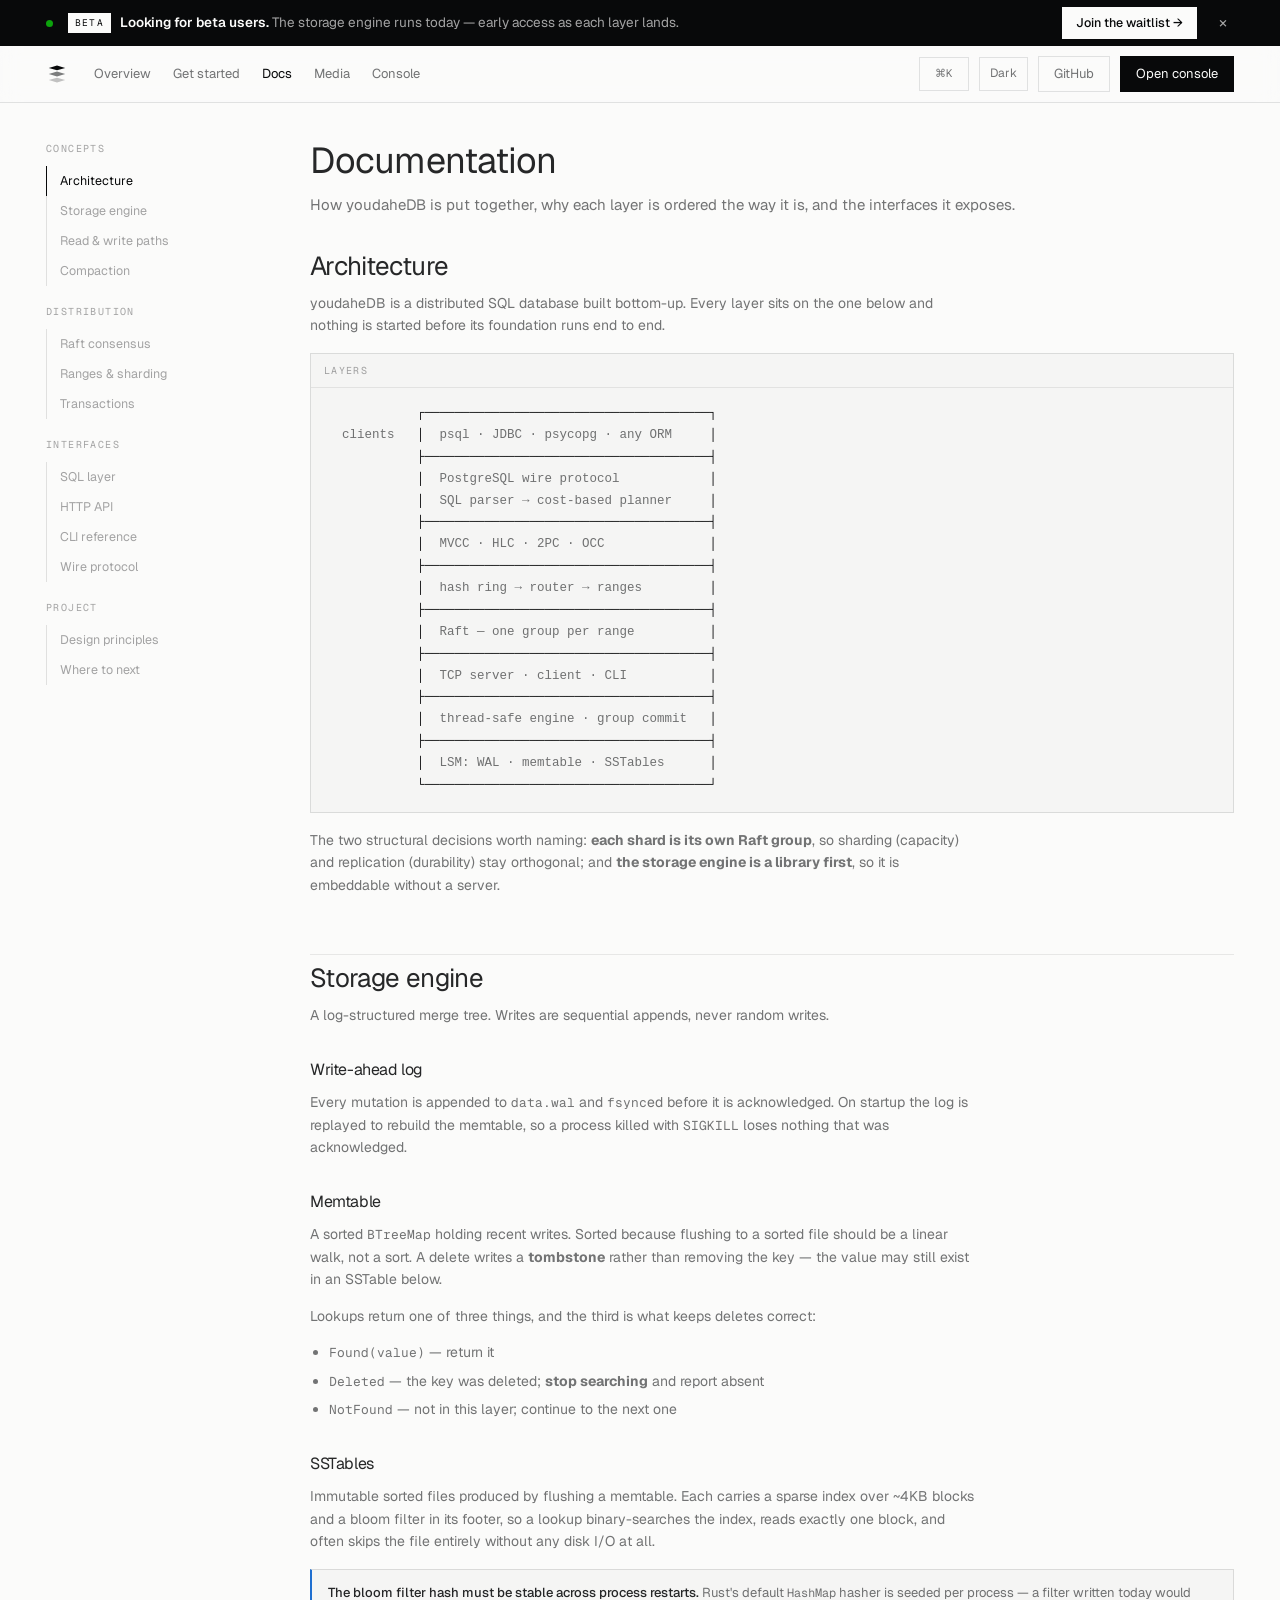
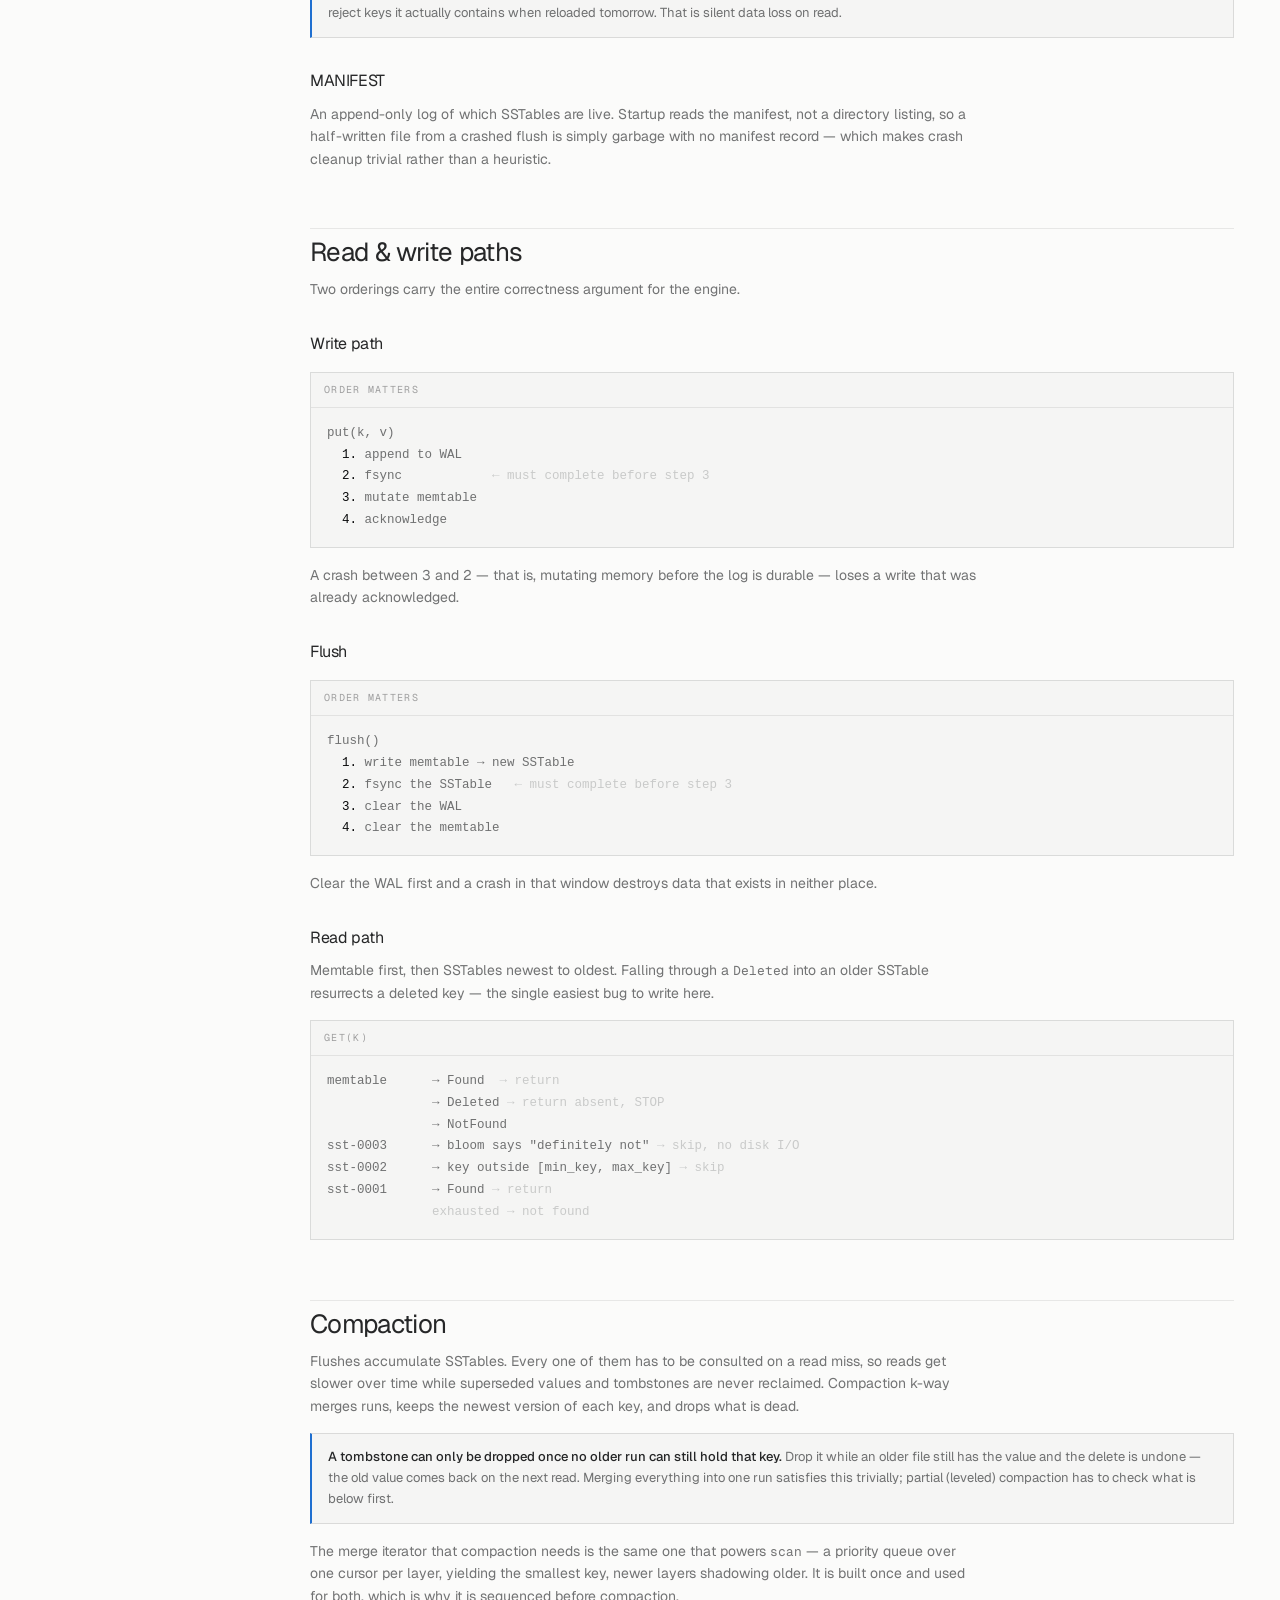
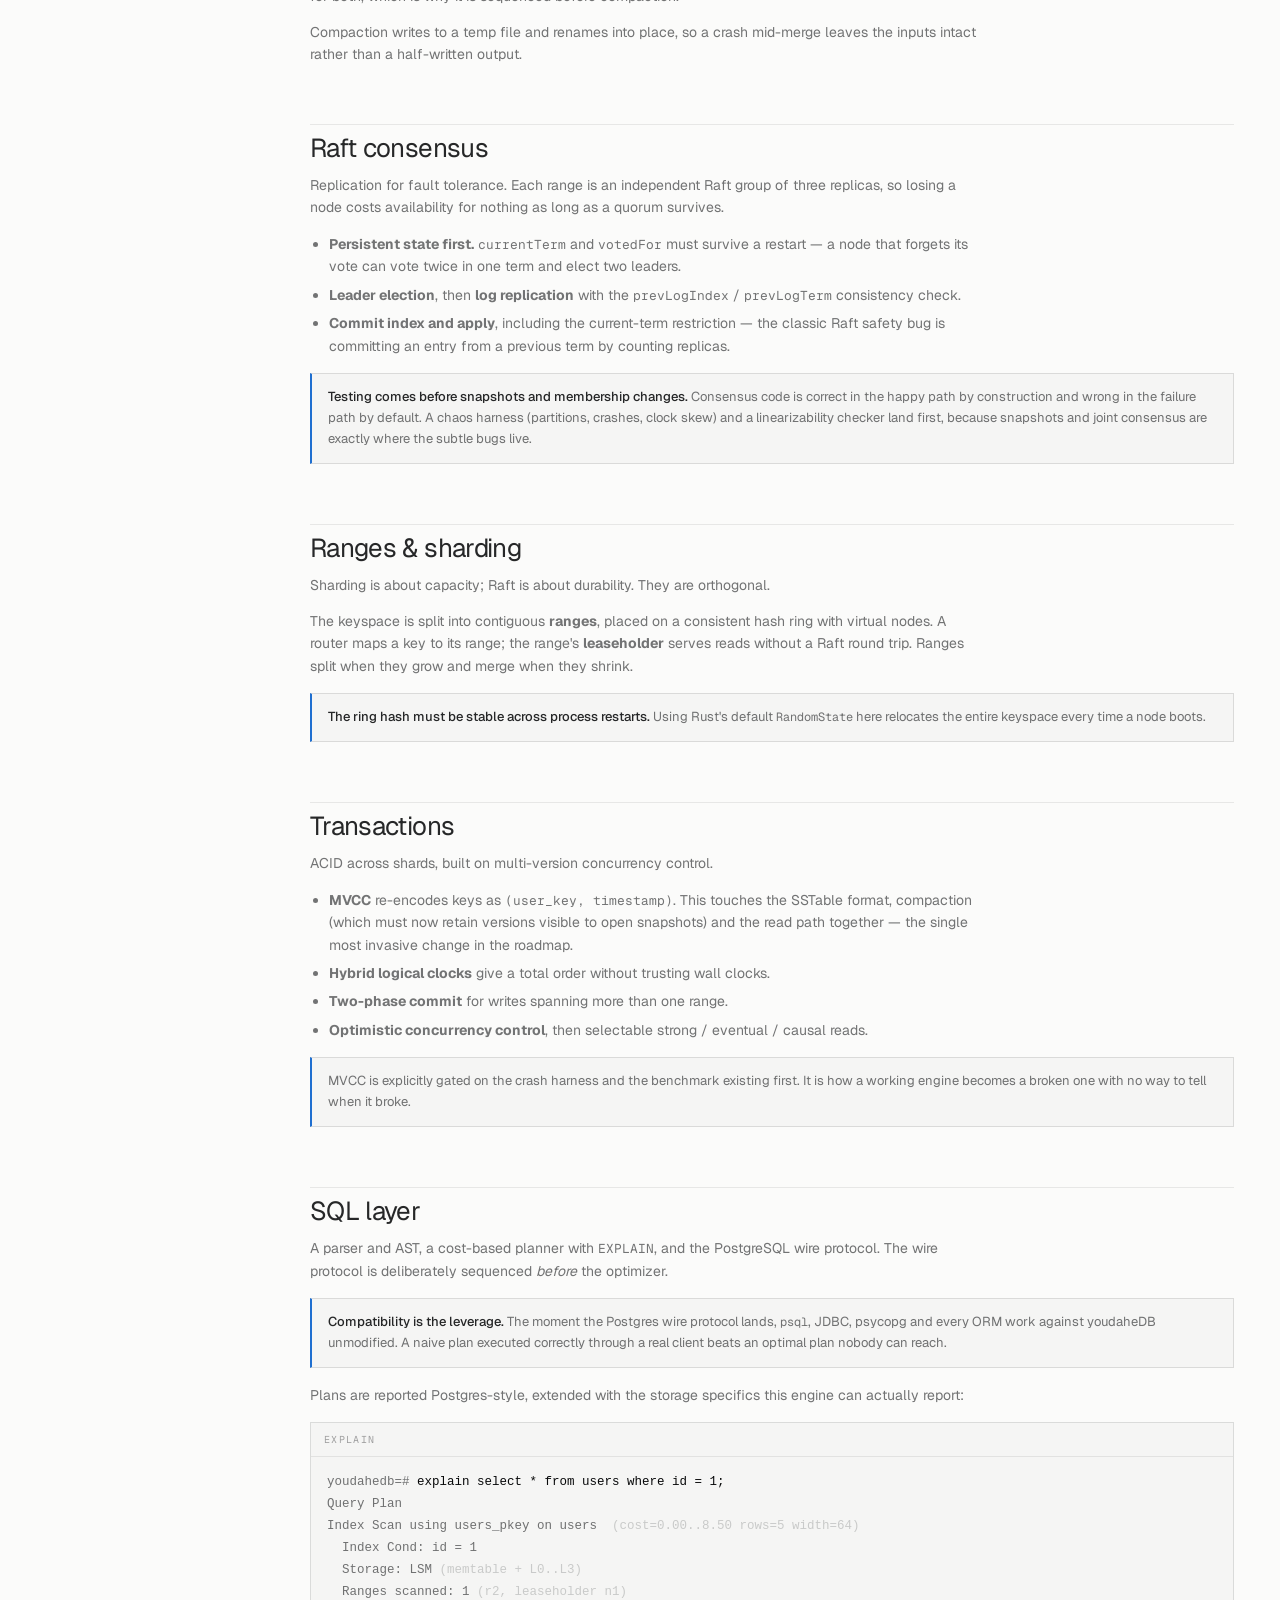
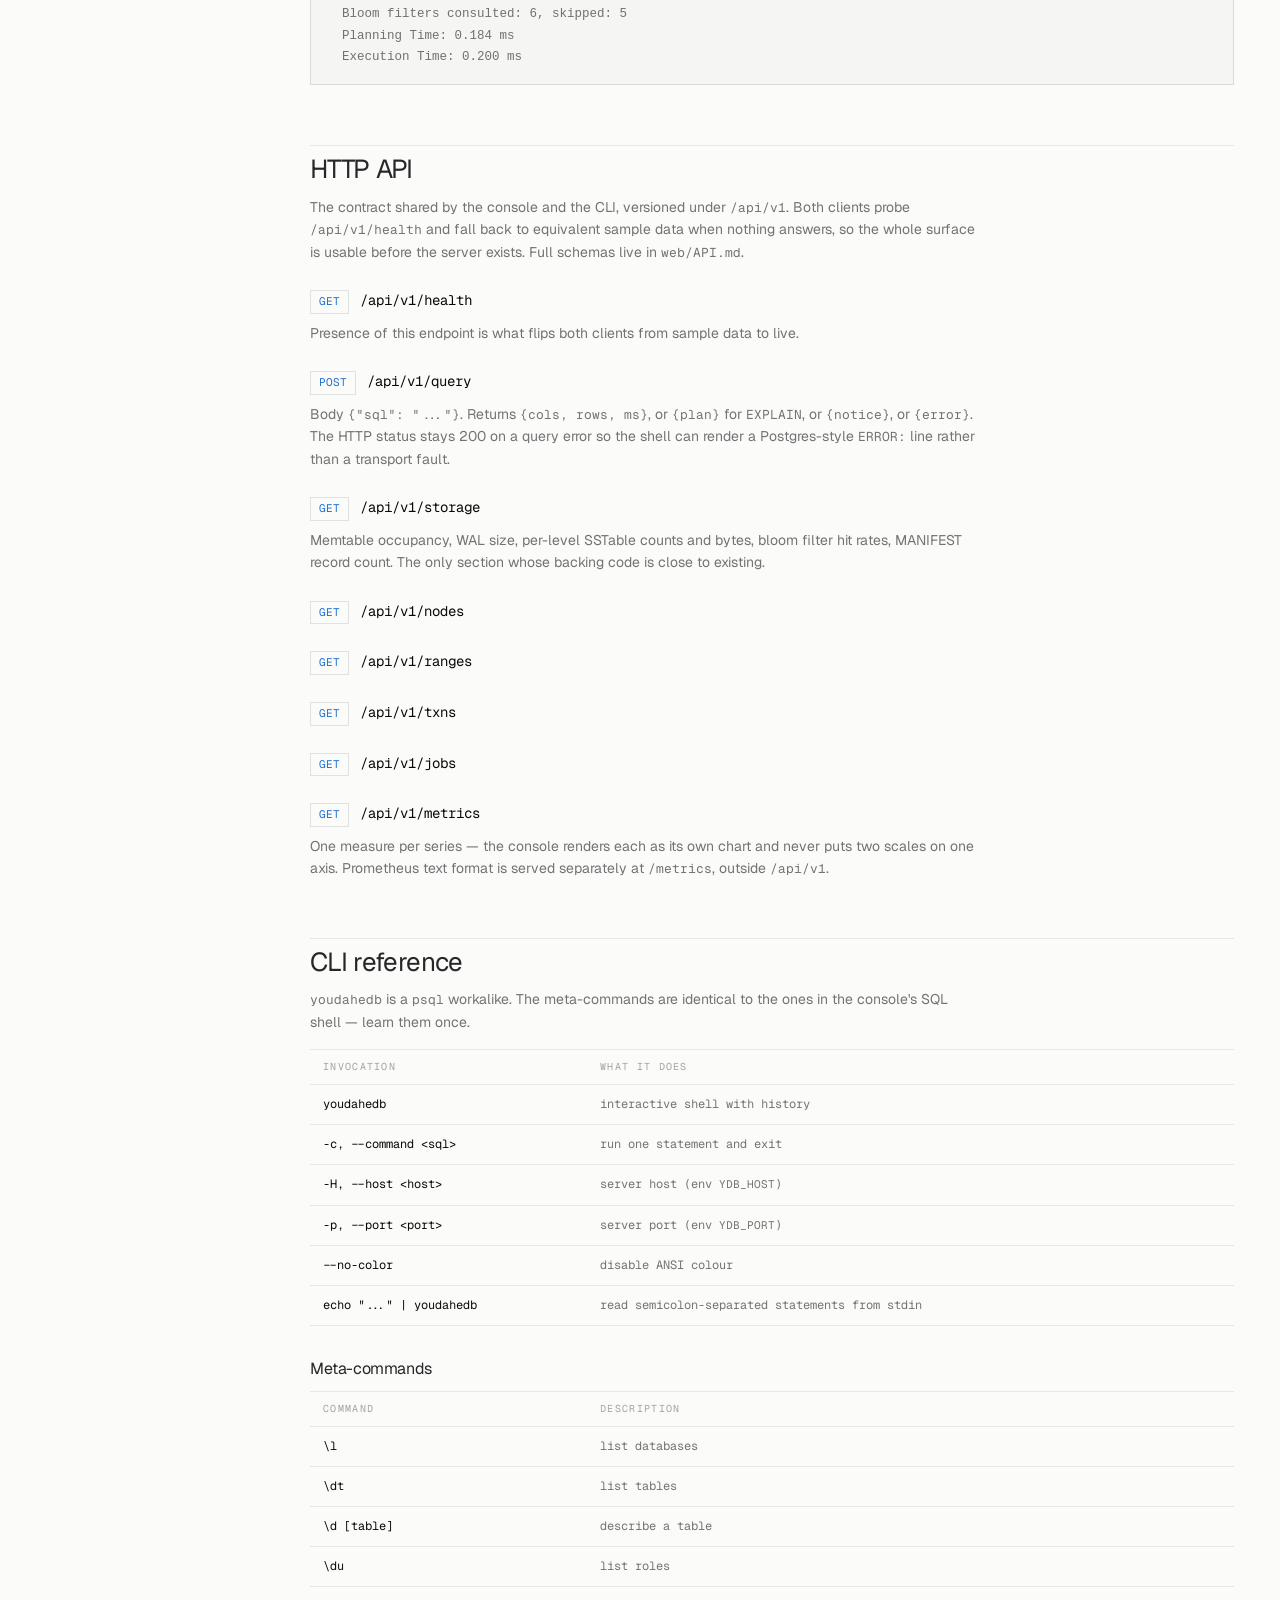
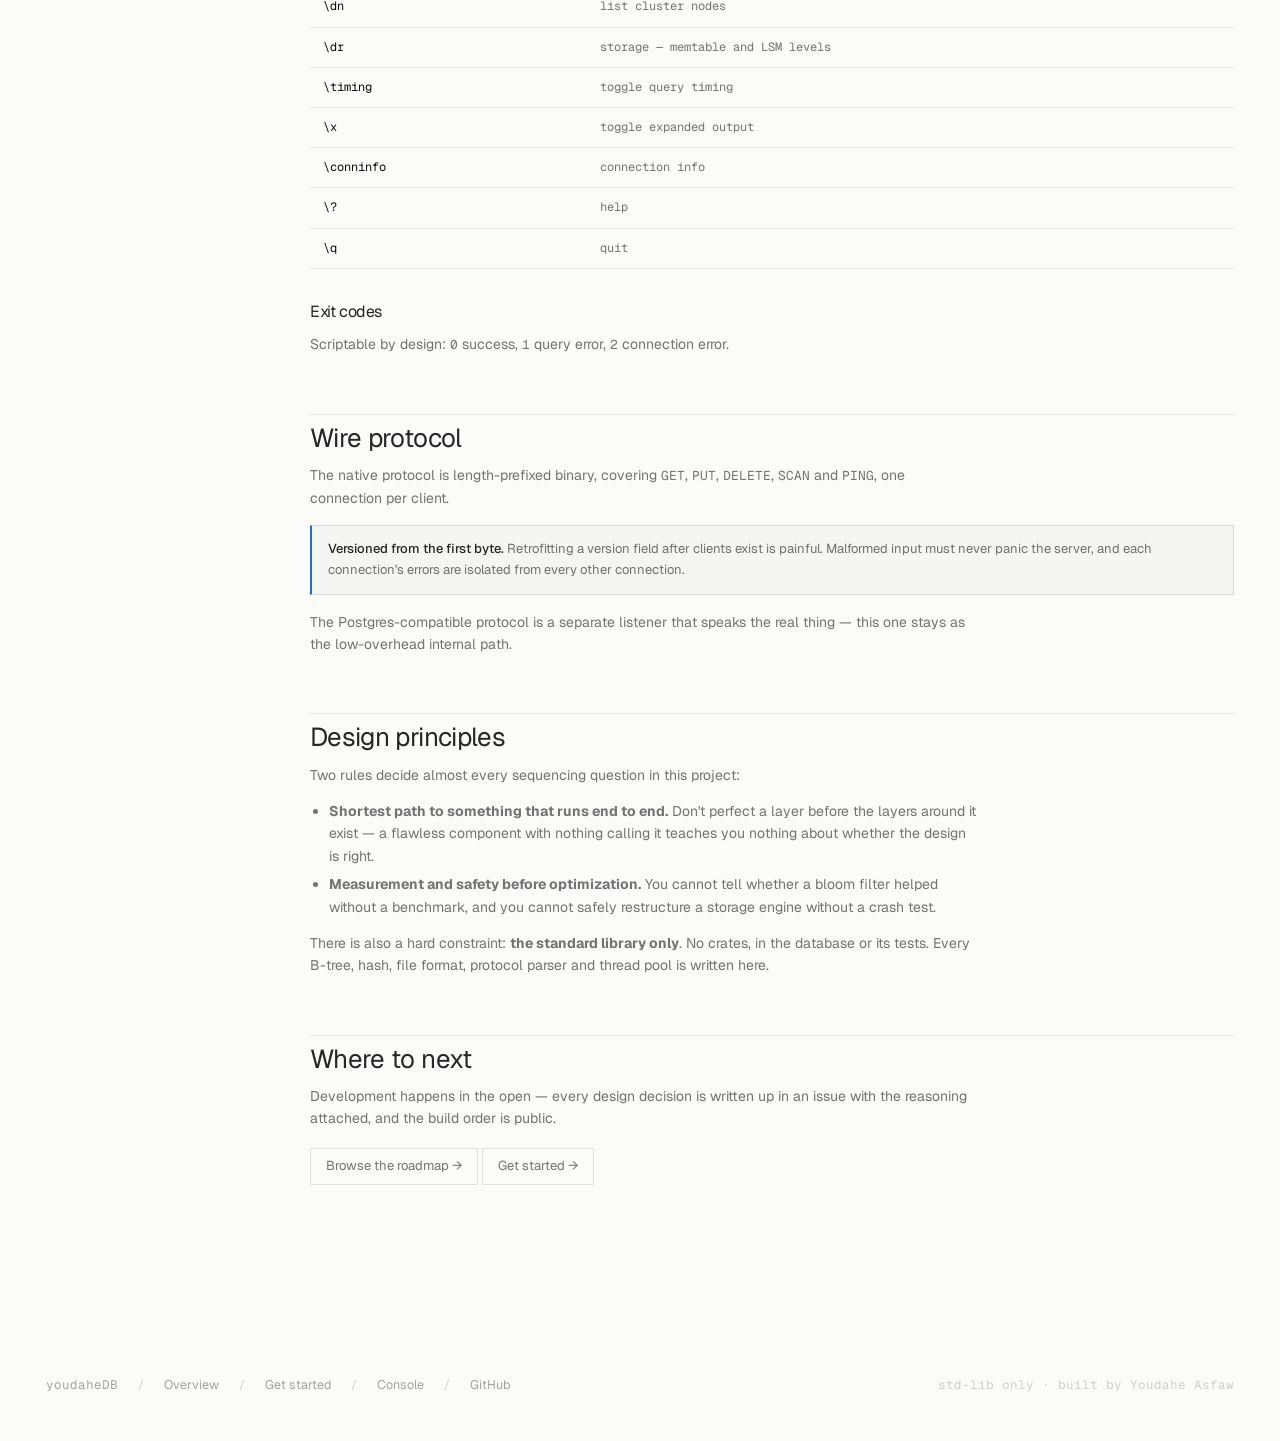
<file: web/docs.html>
<!doctype html>
<html lang="en">
<head>
<meta charset="utf-8">
<link rel="icon" href="favicon.svg" type="image/svg+xml">
<link rel="icon" href="favicon-32.png" sizes="32x32" type="image/png">
<link rel="apple-touch-icon" href="apple-touch-icon.png">
<link rel="manifest" href="site.webmanifest">
<meta name="viewport" content="width=device-width, initial-scale=1">
<title>Docs — youdaheDB</title>
<link rel="preconnect" href="https://fonts.googleapis.com">
<link rel="preconnect" href="https://fonts.gstatic.com" crossorigin>
<link href="https://fonts.googleapis.com/css2?family=Geist:wght@300;400;500&family=Geist+Mono:wght@400;500&display=swap" rel="stylesheet">
<script>
/* theme: applied before paint so the page never flashes the wrong mode */
(function(){
  try{
    var saved = localStorage.getItem('ydb-theme');
    var light = saved ? saved === 'light'
      : window.matchMedia('(prefers-color-scheme: light)').matches;
    document.documentElement.className = light ? 'light' : '';
  }catch(e){}
})();
</script>
<link rel="stylesheet" href="app.css?v=20260920">
<style>
.page{display:grid;grid-template-columns:216px minmax(0,1fr);gap:48px;padding:38px 0 90px}
.toc{position:sticky;top:82px;align-self:start;max-height:calc(100vh - 110px);overflow-y:auto}
.toc .grp{margin-bottom:18px}
.toc .grp > .label{margin-bottom:9px}
.toc a{display:block;padding:5px 0 5px 13px;color:var(--t3);font-size:12.5px;
  border-left:1px solid var(--line);transition:.13s}
.toc a:hover{color:var(--t1)}
.toc a.on{color:var(--t0);border-left-color:var(--t0)}

.doc h2{margin:0 0 10px;scroll-margin-top:84px}
.doc h3{margin:30px 0 9px;color:var(--t1);scroll-margin-top:84px}
.doc section{padding-bottom:44px;margin-bottom:8px;border-bottom:1px solid var(--line-soft)}
.doc section:last-child{border-bottom:0}
.doc p{color:var(--t2);max-width:74ch}
.doc ul{color:var(--t2);max-width:74ch;padding-left:19px;margin:0 0 14px}
.doc li{margin-bottom:6px}
.doc .code{margin:16px 0}
.doc a.ln{color:var(--t1);border-bottom:1px solid var(--t4)}
h1.big{font-size:36px;margin-bottom:12px}
.sub{color:var(--t2);font-size:15px;max-width:68ch;margin-bottom:34px}
.rule{border:1px solid var(--line);border-left:2px solid var(--cat-1);padding:13px 16px;
  margin:16px 0;background:var(--fill);color:var(--t2);font-size:13px}
.rule b{color:var(--t1);font-weight:500}
.ep{display:flex;align-items:baseline;gap:11px;margin:26px 0 8px;flex-wrap:wrap}
.ep .verb{font-family:var(--mono);font-size:11px;padding:2px 8px;border:1px solid var(--line);color:var(--cat-1)}
.ep .path{font-family:var(--mono);font-size:14px;color:var(--t0)}
.ep .ms{margin-left:auto;font-family:var(--mono);font-size:10px;color:var(--t4)}
@media (max-width:880px){ .page{grid-template-columns:minmax(0,1fr);gap:0} .toc{display:none} }
</style>
</head>
<body>

<header class="topnav"><div class="in">
  <a href="home.html" class="logo"><span class="mark"><svg viewBox="0 0 24 24" xmlns="http://www.w3.org/2000/svg" aria-hidden="true"><g fill="currentColor"><path d="M12 2.8 21 5.4 12 8 3 5.4Z"/><path d="M12 9.4 21 12 12 14.6 3 12Z" opacity=".52"/><path d="M12 16 21 18.6 12 21.2 3 18.6Z" opacity=".24"/></g></svg></span></a>
  <nav>
    <a href="home.html">Overview</a>
    <a href="access.html?next=start.html">Get started</a>
    <a href="docs.html" class="on">Docs</a>
    <a href="media.html">Media</a>
    <a href="access.html?next=console.html">Console</a>
  </nav>
  <div class="right">
    <button class="btn kbd-btn" data-palette aria-label="Open command palette" title="Search (⌘K)">⌘K</button>
    <button class="btn" id="theme-toggle" aria-label="Toggle theme">Light</button>
    <a class="btn" href="https://github.com/Youdahe123/youdaheDB" target="_blank" rel="noopener">GitHub</a>
    <a class="btn primary" href="access.html?next=console.html">Open console</a>
  </div>
</div></header>

<script>
(function(){
  var btn = document.getElementById('theme-toggle');
  if(!btn) return;
  var isLight = document.documentElement.classList.contains('light');
  function apply(light){
    isLight = light;
    document.documentElement.classList.toggle('light', light);
    document.body.classList.toggle('light', light);
    btn.textContent = light ? 'Dark' : 'Light';
    btn.setAttribute('aria-pressed', String(light));
    window.dispatchEvent(new CustomEvent('themechange'));
  }
  apply(isLight);
  btn.addEventListener('click', function(){
    apply(!isLight);
    try{ localStorage.setItem('ydb-theme', isLight ? 'light' : 'dark'); }catch(e){}
  });
})();
</script>

<main class="wrap"><div class="page">

  <aside class="toc">
    <div class="grp"><div class="label">Concepts</div>
      <a href="#architecture" class="on">Architecture</a>
      <a href="#storage">Storage engine</a>
      <a href="#paths">Read &amp; write paths</a>
      <a href="#compaction">Compaction</a>
    </div>
    <div class="grp"><div class="label">Distribution</div>
      <a href="#raft">Raft consensus</a>
      <a href="#sharding">Ranges &amp; sharding</a>
      <a href="#txn">Transactions</a>
    </div>
    <div class="grp"><div class="label">Interfaces</div>
      <a href="#sql">SQL layer</a>
      <a href="#api">HTTP API</a>
      <a href="#cli">CLI reference</a>
      <a href="#protocol">Wire protocol</a>
    </div>
    <div class="grp"><div class="label">Project</div>
      <a href="#principles">Design principles</a>
      <a href="#status">Where to next</a>
    </div>
  </aside>

  <div class="doc">
    <h1 class="big">Documentation</h1>
    <p class="sub">How youdaheDB is put together, why each layer is ordered the way it is, and the
      interfaces it exposes.</p>

    <section id="architecture">
      <h2>Architecture</h2>
      <p>youdaheDB is a distributed SQL database built bottom-up. Every layer sits on the one below and
        nothing is started before its foundation runs end to end.</p>
      <div class="code"><div class="bar"><span>layers</span></div>
<pre>            <span class="f">┌──────────────────────────────────────┐</span>
  clients   <span class="f">│</span>  psql · JDBC · psycopg · any ORM     <span class="f">│</span>
            <span class="f">├──────────────────────────────────────┤</span>
            <span class="f">│</span>  PostgreSQL wire protocol            <span class="f">│</span>
            <span class="f">│</span>  SQL parser → cost-based planner     <span class="f">│</span>
            <span class="f">├──────────────────────────────────────┤</span>
            <span class="f">│</span>  MVCC · HLC · 2PC · OCC              <span class="f">│</span>
            <span class="f">├──────────────────────────────────────┤</span>
            <span class="f">│</span>  hash ring → router → ranges         <span class="f">│</span>
            <span class="f">├──────────────────────────────────────┤</span>
            <span class="f">│</span>  Raft — one group per range          <span class="f">│</span>
            <span class="f">├──────────────────────────────────────┤</span>
            <span class="f">│</span>  TCP server · client · CLI           <span class="f">│</span>
            <span class="f">├──────────────────────────────────────┤</span>
            <span class="f">│</span>  thread-safe engine · group commit   <span class="f">│</span>
            <span class="f">├──────────────────────────────────────┤</span>
            <span class="f">│</span>  LSM: WAL · memtable · SSTables      <span class="f">│</span>
            <span class="f">└──────────────────────────────────────┘</span></pre>
      </div>
      <p>The two structural decisions worth naming: <b>each shard is its own Raft group</b>, so sharding
        (capacity) and replication (durability) stay orthogonal; and <b>the storage engine is a library
        first</b>, so it is embeddable without a server.</p>
    </section>

    <section id="storage">
      <h2>Storage engine</h2>
      <p>A log-structured merge tree. Writes are sequential appends, never random writes.</p>
      <h3>Write-ahead log</h3>
      <p>Every mutation is appended to <code>data.wal</code> and <code>fsync</code>ed before it is
        acknowledged. On startup the log is replayed to rebuild the memtable, so a process killed with
        <code>SIGKILL</code> loses nothing that was acknowledged.</p>
      <h3>Memtable</h3>
      <p>A sorted <code>BTreeMap</code> holding recent writes. Sorted because flushing to a sorted file
        should be a linear walk, not a sort. A delete writes a <b>tombstone</b> rather than removing the
        key — the value may still exist in an SSTable below.</p>
      <p>Lookups return one of three things, and the third is what keeps deletes correct:</p>
      <ul>
        <li><code>Found(value)</code> — return it</li>
        <li><code>Deleted</code> — the key was deleted; <b>stop searching</b> and report absent</li>
        <li><code>NotFound</code> — not in this layer; continue to the next one</li>
      </ul>
      <h3>SSTables</h3>
      <p>Immutable sorted files produced by flushing a memtable. Each carries a sparse index over ~4KB
        blocks and a bloom filter in its footer, so a lookup binary-searches the index, reads exactly one
        block, and often skips the file entirely without any disk I/O at all.</p>
      <div class="rule"><b>The bloom filter hash must be stable across process restarts.</b> Rust's
        default <code>HashMap</code> hasher is seeded per process — a filter written today would reject
        keys it actually contains when reloaded tomorrow. That is silent data loss on read.</div>
      <h3>MANIFEST</h3>
      <p>An append-only log of which SSTables are live. Startup reads the manifest, not a directory
        listing, so a half-written file from a crashed flush is simply garbage with no manifest record —
        which makes crash cleanup trivial rather than a heuristic.</p>
    </section>

    <section id="paths">
      <h2>Read &amp; write paths</h2>
      <p>Two orderings carry the entire correctness argument for the engine.</p>
      <h3>Write path</h3>
      <div class="code"><div class="bar"><span>order matters</span></div>
<pre>put(k, v)
  <span class="f">1.</span> append to WAL
  <span class="f">2.</span> fsync            <span class="c">← must complete before step 3</span>
  <span class="f">3.</span> mutate memtable
  <span class="f">4.</span> acknowledge</pre>
      </div>
      <p>A crash between 3 and 2 — that is, mutating memory before the log is durable — loses a write that
        was already acknowledged.</p>
      <h3>Flush</h3>
      <div class="code"><div class="bar"><span>order matters</span></div>
<pre>flush()
  <span class="f">1.</span> write memtable → new SSTable
  <span class="f">2.</span> fsync the SSTable   <span class="c">← must complete before step 3</span>
  <span class="f">3.</span> clear the WAL
  <span class="f">4.</span> clear the memtable</pre>
      </div>
      <p>Clear the WAL first and a crash in that window destroys data that exists in neither place.</p>
      <h3>Read path</h3>
      <p>Memtable first, then SSTables newest to oldest. Falling through a <code>Deleted</code> into an
        older SSTable resurrects a deleted key — the single easiest bug to write here.</p>
      <div class="code"><div class="bar"><span>get(k)</span></div>
<pre>memtable      → Found  <span class="c">→ return</span>
              → Deleted <span class="c">→ return absent, STOP</span>
              → NotFound
sst-0003      → bloom says "definitely not" <span class="c">→ skip, no disk I/O</span>
sst-0002      → key outside [min_key, max_key] <span class="c">→ skip</span>
sst-0001      → Found <span class="c">→ return</span>
              <span class="c">exhausted → not found</span></pre>
      </div>
    </section>

    <section id="compaction">
      <h2>Compaction</h2>
      <p>Flushes accumulate SSTables. Every one of them has to be consulted on a read miss, so reads get
        slower over time while superseded values and tombstones are never reclaimed. Compaction k-way
        merges runs, keeps the newest version of each key, and drops what is dead.</p>
      <div class="rule"><b>A tombstone can only be dropped once no older run can still hold that key.</b>
        Drop it while an older file still has the value and the delete is undone — the old value comes
        back on the next read. Merging everything into one run satisfies this trivially; partial
        (leveled) compaction has to check what is below first.</div>
      <p>The merge iterator that compaction needs is the same one that powers <code>scan</code> — a
        priority queue over one cursor per layer, yielding the smallest key, newer layers shadowing older.
        It is built once and used for both, which is why it is sequenced before compaction.</p>
      <p>Compaction writes to a temp file and renames into place, so a crash mid-merge leaves the inputs
        intact rather than a half-written output.</p>
    </section>

    <section id="raft">
      <h2>Raft consensus</h2>
      <p>Replication for fault tolerance. Each range is an independent Raft group of three replicas, so
        losing a node costs availability for nothing as long as a quorum survives.</p>
      <ul>
        <li><b>Persistent state first.</b> <code>currentTerm</code> and <code>votedFor</code> must survive a
          restart — a node that forgets its vote can vote twice in one term and elect two leaders.</li>
        <li><b>Leader election</b>, then <b>log replication</b> with the <code>prevLogIndex</code> /
          <code>prevLogTerm</code> consistency check.</li>
        <li><b>Commit index and apply</b>, including the current-term restriction — the classic Raft
          safety bug is committing an entry from a previous term by counting replicas.</li>
      </ul>
      <div class="rule"><b>Testing comes before snapshots and membership changes.</b> Consensus code is
        correct in the happy path by construction and wrong in the failure path by default. A chaos
        harness (partitions, crashes, clock skew) and a linearizability checker land first, because
        snapshots and joint consensus are exactly where the subtle bugs live.</div>
    </section>

    <section id="sharding">
      <h2>Ranges &amp; sharding</h2>
      <p>Sharding is about capacity; Raft is about durability. They are orthogonal.</p>
      <p>The keyspace is split into contiguous <b>ranges</b>, placed on a consistent hash ring with virtual
        nodes. A router maps a key to its range; the range's <b>leaseholder</b> serves reads without a Raft
        round trip. Ranges split when they grow and merge when they shrink.</p>
      <div class="rule"><b>The ring hash must be stable across process restarts.</b> Using Rust's default
        <code>RandomState</code> here relocates the entire keyspace every time a node boots.</div>
    </section>

    <section id="txn">
      <h2>Transactions</h2>
      <p>ACID across shards, built on multi-version concurrency control.</p>
      <ul>
        <li><b>MVCC</b> re-encodes keys as <code>(user_key, timestamp)</code>. This touches the SSTable
          format, compaction (which must now retain versions visible to open snapshots) and the read path
          together — the single most invasive change in the roadmap.</li>
        <li><b>Hybrid logical clocks</b> give a total order without trusting wall clocks.</li>
        <li><b>Two-phase commit</b> for writes spanning more than one range.</li>
        <li><b>Optimistic concurrency control</b>, then selectable strong / eventual / causal reads.</li>
      </ul>
      <div class="rule">MVCC is explicitly gated on the crash harness and the benchmark existing first.
        It is how a working engine becomes a broken one with no way to tell when it broke.</div>
    </section>

    <section id="sql">
      <h2>SQL layer</h2>
      <p>A parser and AST, a cost-based planner with <code>EXPLAIN</code>, and the PostgreSQL wire
        protocol. The wire protocol is deliberately sequenced <em>before</em> the optimizer.</p>
      <div class="rule"><b>Compatibility is the leverage.</b> The moment the Postgres wire protocol lands,
        <code>psql</code>, JDBC, psycopg and every ORM work against youdaheDB unmodified. A naive plan
        executed correctly through a real client beats an optimal plan nobody can reach.</div>
      <p>Plans are reported Postgres-style, extended with the storage specifics this engine can actually
        report:</p>
      <div class="code"><div class="bar"><span>explain</span></div>
<pre>youdahedb=# <span class="f">explain select * from users where id = 1;</span>
Query Plan
Index Scan using users_pkey on users  <span class="c">(cost=0.00..8.50 rows=5 width=64)</span>
  Index Cond: id = 1
  Storage: LSM <span class="c">(memtable + L0..L3)</span>
  Ranges scanned: 1 <span class="c">(r2, leaseholder n1)</span>
  Bloom filters consulted: 6, skipped: 5
  Planning Time: 0.184 ms
  Execution Time: 0.200 ms</pre>
      </div>
    </section>

    <section id="api">
      <h2>HTTP API</h2>
      <p>The contract shared by the console and the CLI, versioned under <code>/api/v1</code>. Both clients
        probe <code>/api/v1/health</code> and fall back to equivalent sample data when nothing answers,
        so the whole surface is usable before the server exists. Full schemas live in
        <code>web/API.md</code>.</p>

      <div class="ep"><span class="verb">GET</span><span class="path">/api/v1/health</span></div>
      <p>Presence of this endpoint is what flips both clients from sample data to live.</p>

      <div class="ep"><span class="verb">POST</span><span class="path">/api/v1/query</span></div>
      <p>Body <code>{"sql": "..."}</code>. Returns <code>{cols, rows, ms}</code>, or <code>{plan}</code> for
        <code>EXPLAIN</code>, or <code>{notice}</code>, or <code>{error}</code>. The HTTP status stays 200 on
        a query error so the shell can render a Postgres-style <code>ERROR:</code> line rather than a
        transport fault.</p>

      <div class="ep"><span class="verb">GET</span><span class="path">/api/v1/storage</span></div>
      <p>Memtable occupancy, WAL size, per-level SSTable counts and bytes, bloom filter hit rates, MANIFEST
        record count. The only section whose backing code is close to existing.</p>

      <div class="ep"><span class="verb">GET</span><span class="path">/api/v1/nodes</span></div>
      <div class="ep"><span class="verb">GET</span><span class="path">/api/v1/ranges</span></div>
      <div class="ep"><span class="verb">GET</span><span class="path">/api/v1/txns</span></div>
      <div class="ep"><span class="verb">GET</span><span class="path">/api/v1/jobs</span></div>
      <div class="ep"><span class="verb">GET</span><span class="path">/api/v1/metrics</span></div>
      <p>One measure per series — the console renders each as its own chart and never puts two scales on
        one axis. Prometheus text format is served separately at <code>/metrics</code>, outside
        <code>/api/v1</code>.</p>
    </section>

    <section id="cli">
      <h2>CLI reference</h2>
      <p><code>youdahedb</code> is a <code>psql</code> workalike. The meta-commands are identical to the
        ones in the console's SQL shell — learn them once.</p>
      <table style="margin-top:16px">
        <colgroup><col style="width:30%"><col style="width:70%"></colgroup>
        <thead><tr><th>invocation</th><th>what it does</th></tr></thead>
        <tbody>
          <tr><td class="k">youdahedb</td><td>interactive shell with history</td></tr>
          <tr><td class="k">-c, --command &lt;sql&gt;</td><td>run one statement and exit</td></tr>
          <tr><td class="k">-H, --host &lt;host&gt;</td><td>server host (env <code>YDB_HOST</code>)</td></tr>
          <tr><td class="k">-p, --port &lt;port&gt;</td><td>server port (env <code>YDB_PORT</code>)</td></tr>
          <tr><td class="k">--no-color</td><td>disable ANSI colour</td></tr>
          <tr><td class="k">echo "..." | youdahedb</td><td>read semicolon-separated statements from stdin</td></tr>
        </tbody>
      </table>
      <h3>Meta-commands</h3>
      <table>
        <colgroup><col style="width:30%"><col style="width:70%"></colgroup>
        <thead><tr><th>command</th><th>description</th></tr></thead>
        <tbody>
          <tr><td class="k">\l</td><td>list databases</td></tr>
          <tr><td class="k">\dt</td><td>list tables</td></tr>
          <tr><td class="k">\d [table]</td><td>describe a table</td></tr>
          <tr><td class="k">\du</td><td>list roles</td></tr>
          <tr><td class="k">\dn</td><td>list cluster nodes</td></tr>
          <tr><td class="k">\dr</td><td>storage — memtable and LSM levels</td></tr>
          <tr><td class="k">\timing</td><td>toggle query timing</td></tr>
          <tr><td class="k">\x</td><td>toggle expanded output</td></tr>
          <tr><td class="k">\conninfo</td><td>connection info</td></tr>
          <tr><td class="k">\?</td><td>help</td></tr>
          <tr><td class="k">\q</td><td>quit</td></tr>
        </tbody>
      </table>
      <h3>Exit codes</h3>
      <p>Scriptable by design: <code>0</code> success, <code>1</code> query error, <code>2</code>
        connection error.</p>
    </section>

    <section id="protocol">
      <h2>Wire protocol</h2>
      <p>The native protocol is length-prefixed binary, covering <code>GET</code>, <code>PUT</code>,
        <code>DELETE</code>, <code>SCAN</code> and <code>PING</code>, one connection per client.</p>
      <div class="rule"><b>Versioned from the first byte.</b> Retrofitting a version field after clients
        exist is painful. Malformed input must never panic the server, and each connection's errors are
        isolated from every other connection.</div>
      <p>The Postgres-compatible protocol is a separate listener that speaks the real thing — this one
        stays as the low-overhead internal path.</p>
    </section>

    <section id="principles">
      <h2>Design principles</h2>
      <p>Two rules decide almost every sequencing question in this project:</p>
      <ul>
        <li><b>Shortest path to something that runs end to end.</b> Don't perfect a layer before the layers
          around it exist — a flawless component with nothing calling it teaches you nothing about whether
          the design is right.</li>
        <li><b>Measurement and safety before optimization.</b> You cannot tell whether a bloom filter helped
          without a benchmark, and you cannot safely restructure a storage engine without a crash test.</li>
      </ul>
      <p>There is also a hard constraint: <b>the standard library only</b>. No crates, in the database or
        its tests. Every B-tree, hash, file format, protocol parser and thread pool is written here.</p>
    </section>

    <section id="status">
      <h2>Where to next</h2>
      <p>Development happens in the open — every design decision is written up in an issue with the
        reasoning attached, and the build order is public.</p>
      <p style="margin-top:18px">
        <a class="btn" href="https://github.com/Youdahe123/youdaheDB/issues" target="_blank" rel="noopener">Browse the roadmap →</a>
        <a class="btn" href="access.html?next=start.html">Get started →</a></p>
    </section>
  </div>
</div></main>

<footer class="foot"><div class="wrap in">
  <span class="mono">youdaheDB</span>
  <span class="sep">/</span><a href="home.html">Overview</a>
  <span class="sep">/</span><a href="access.html?next=start.html">Get started</a>
  <span class="sep">/</span><a href="access.html?next=console.html">Console</a>
  <span class="sep">/</span><a href="https://github.com/Youdahe123/youdaheDB" target="_blank" rel="noopener">GitHub</a>
  <span style="margin-left:auto;color:var(--t4)" class="mono">std-lib only · built by Youdahe Asfaw</span>
</div></footer>

<script>
const links = [...document.querySelectorAll(".toc a")];
const secs  = links.map(a => document.querySelector(a.getAttribute("href")));
const io = new IntersectionObserver(es => es.forEach(e => {
  if (e.isIntersecting){ const i = secs.indexOf(e.target);
    if (i >= 0) links.forEach((a,j) => a.classList.toggle("on", j===i)); }
}), { rootMargin:"-84px 0px -68% 0px" });
secs.forEach(s => s && io.observe(s));
</script>
<div class="cvtip" id="cvtip"></div>
<script src="intro.js?v=20260920"></script>
<script src="site.js?v=20260920"></script>
</body>
</html>
</file>
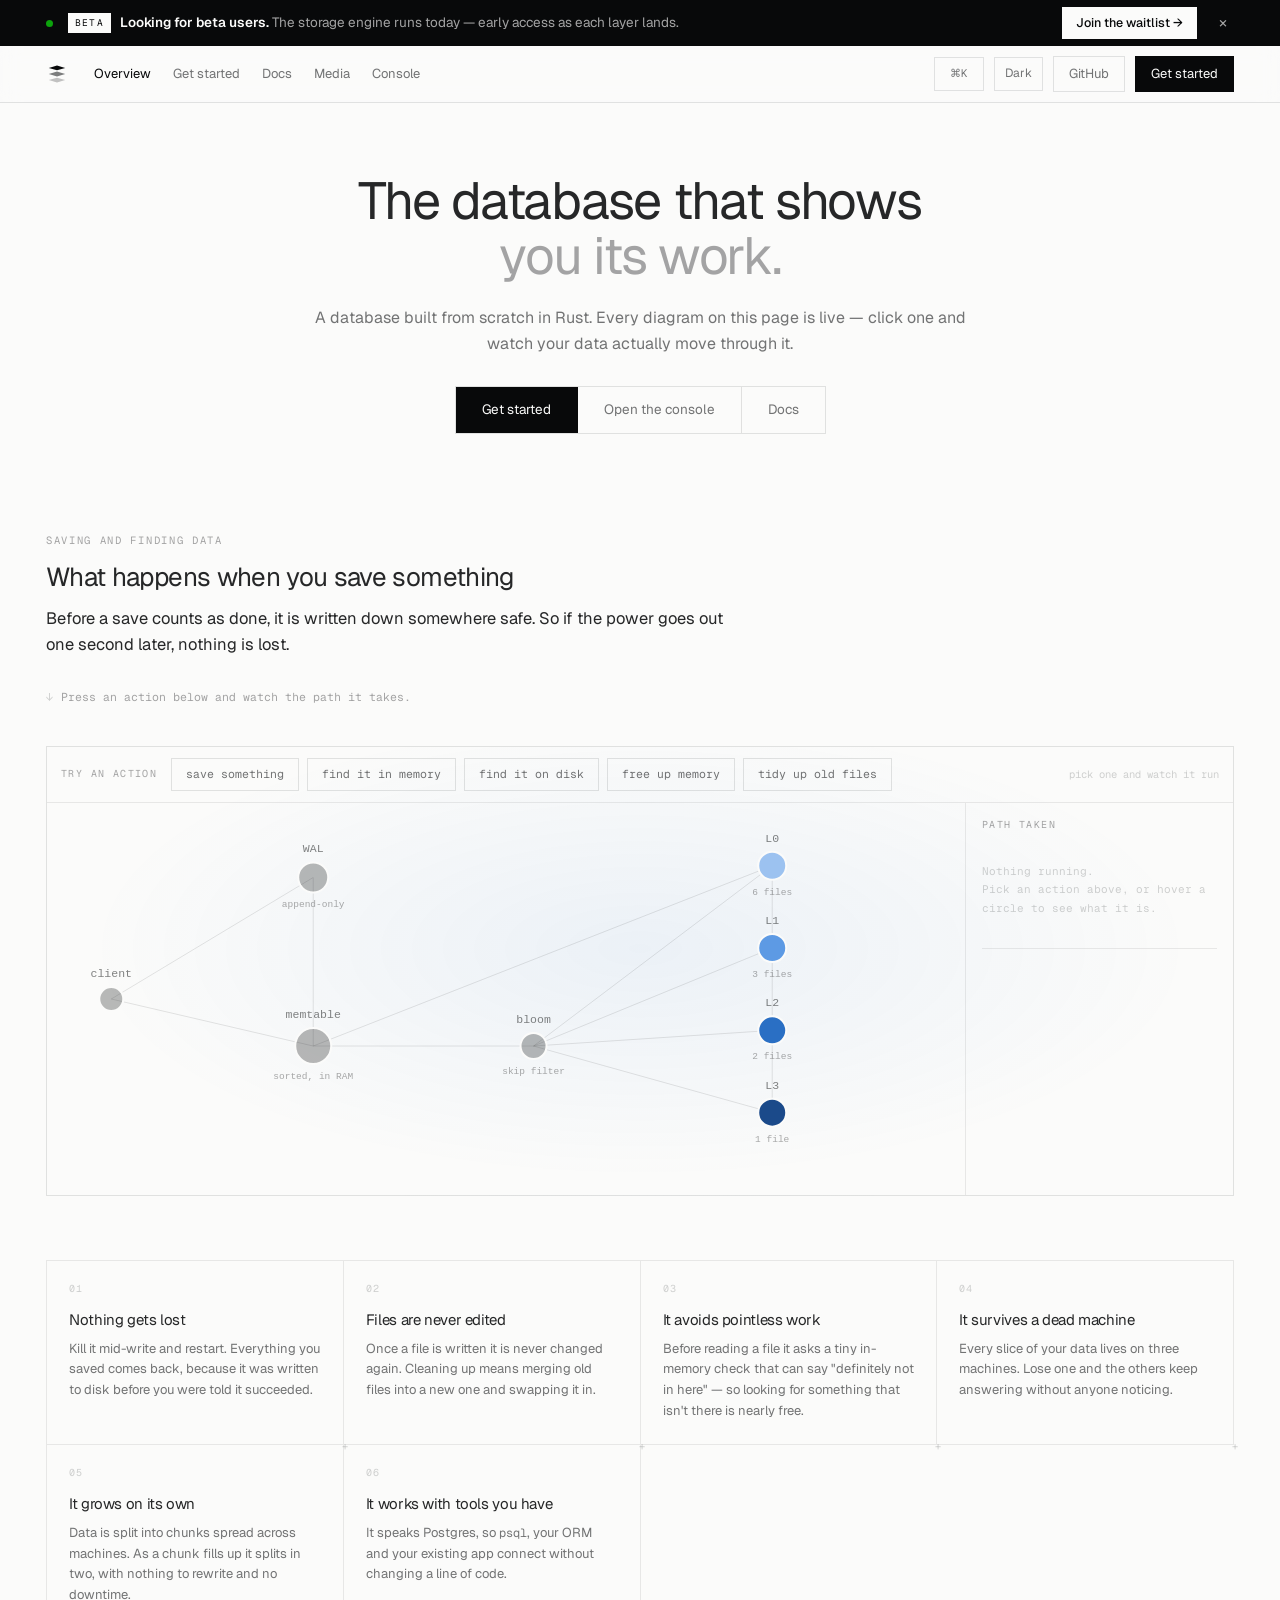
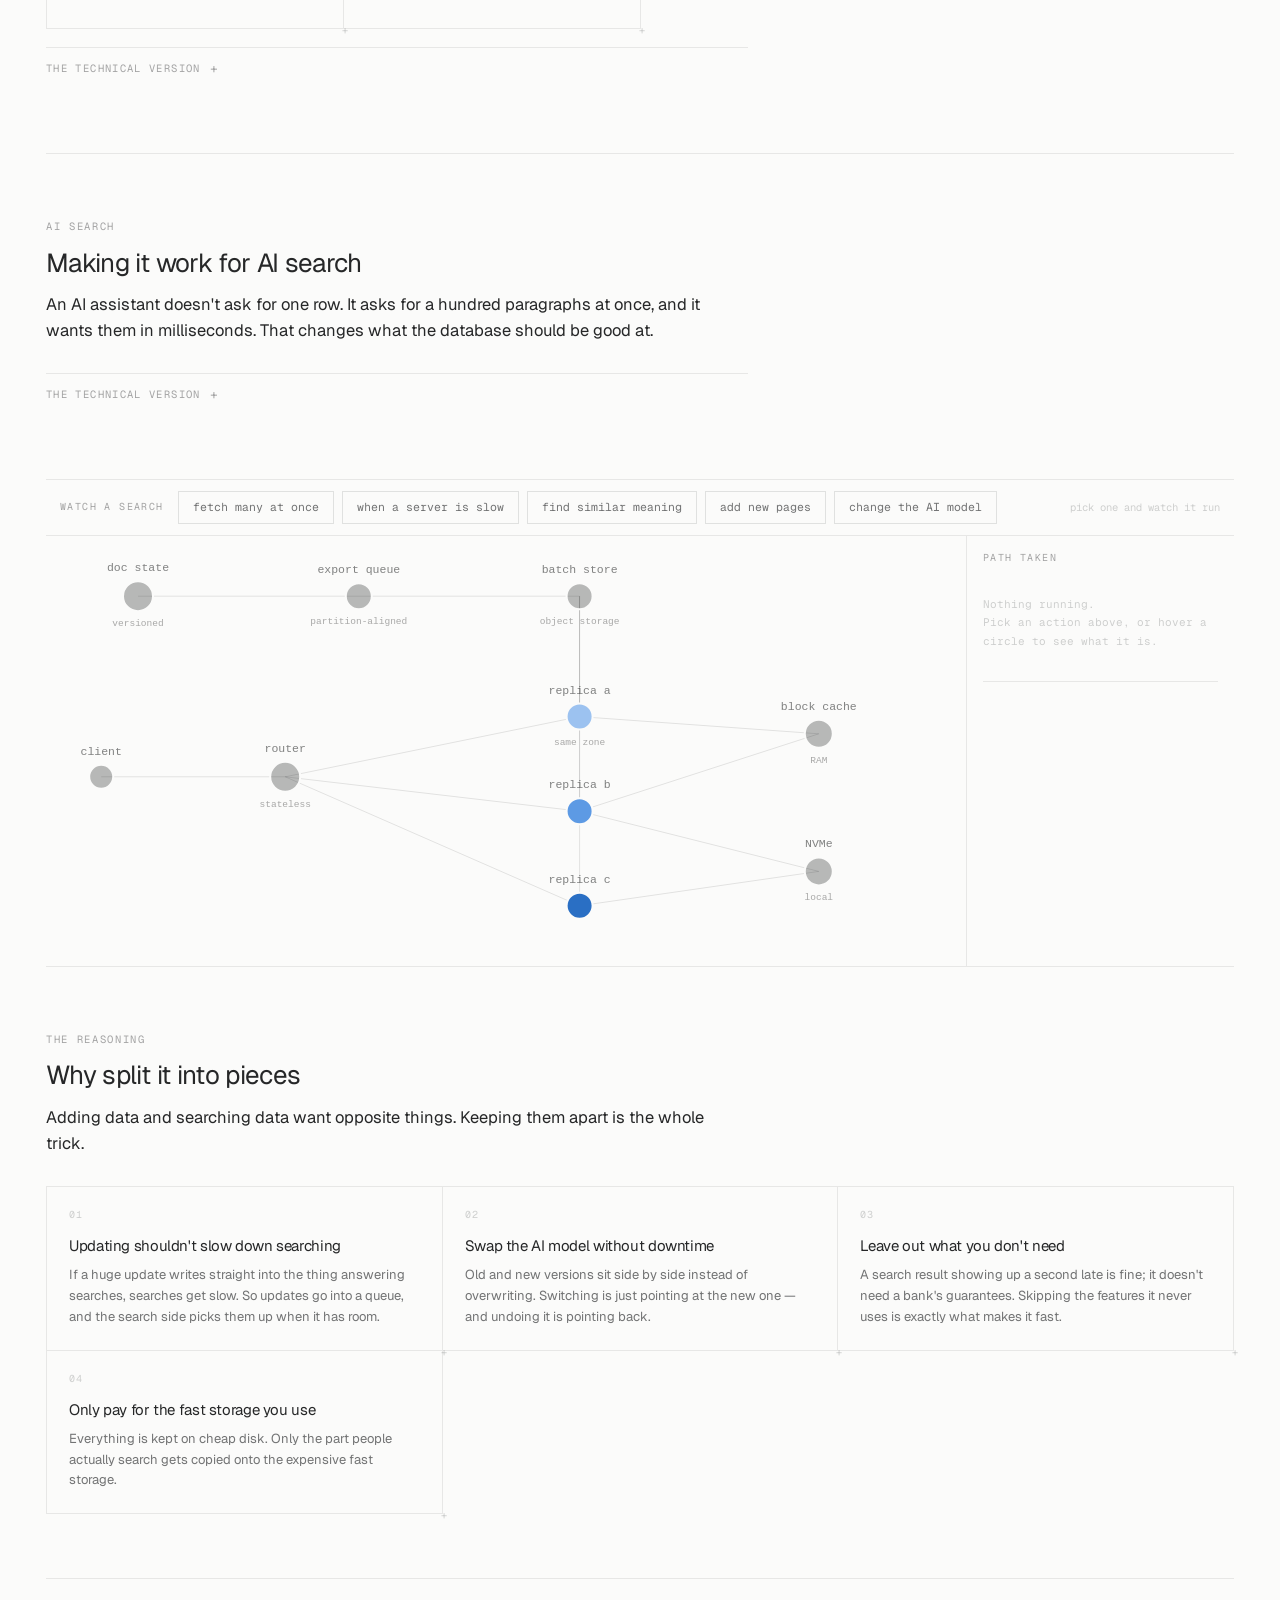
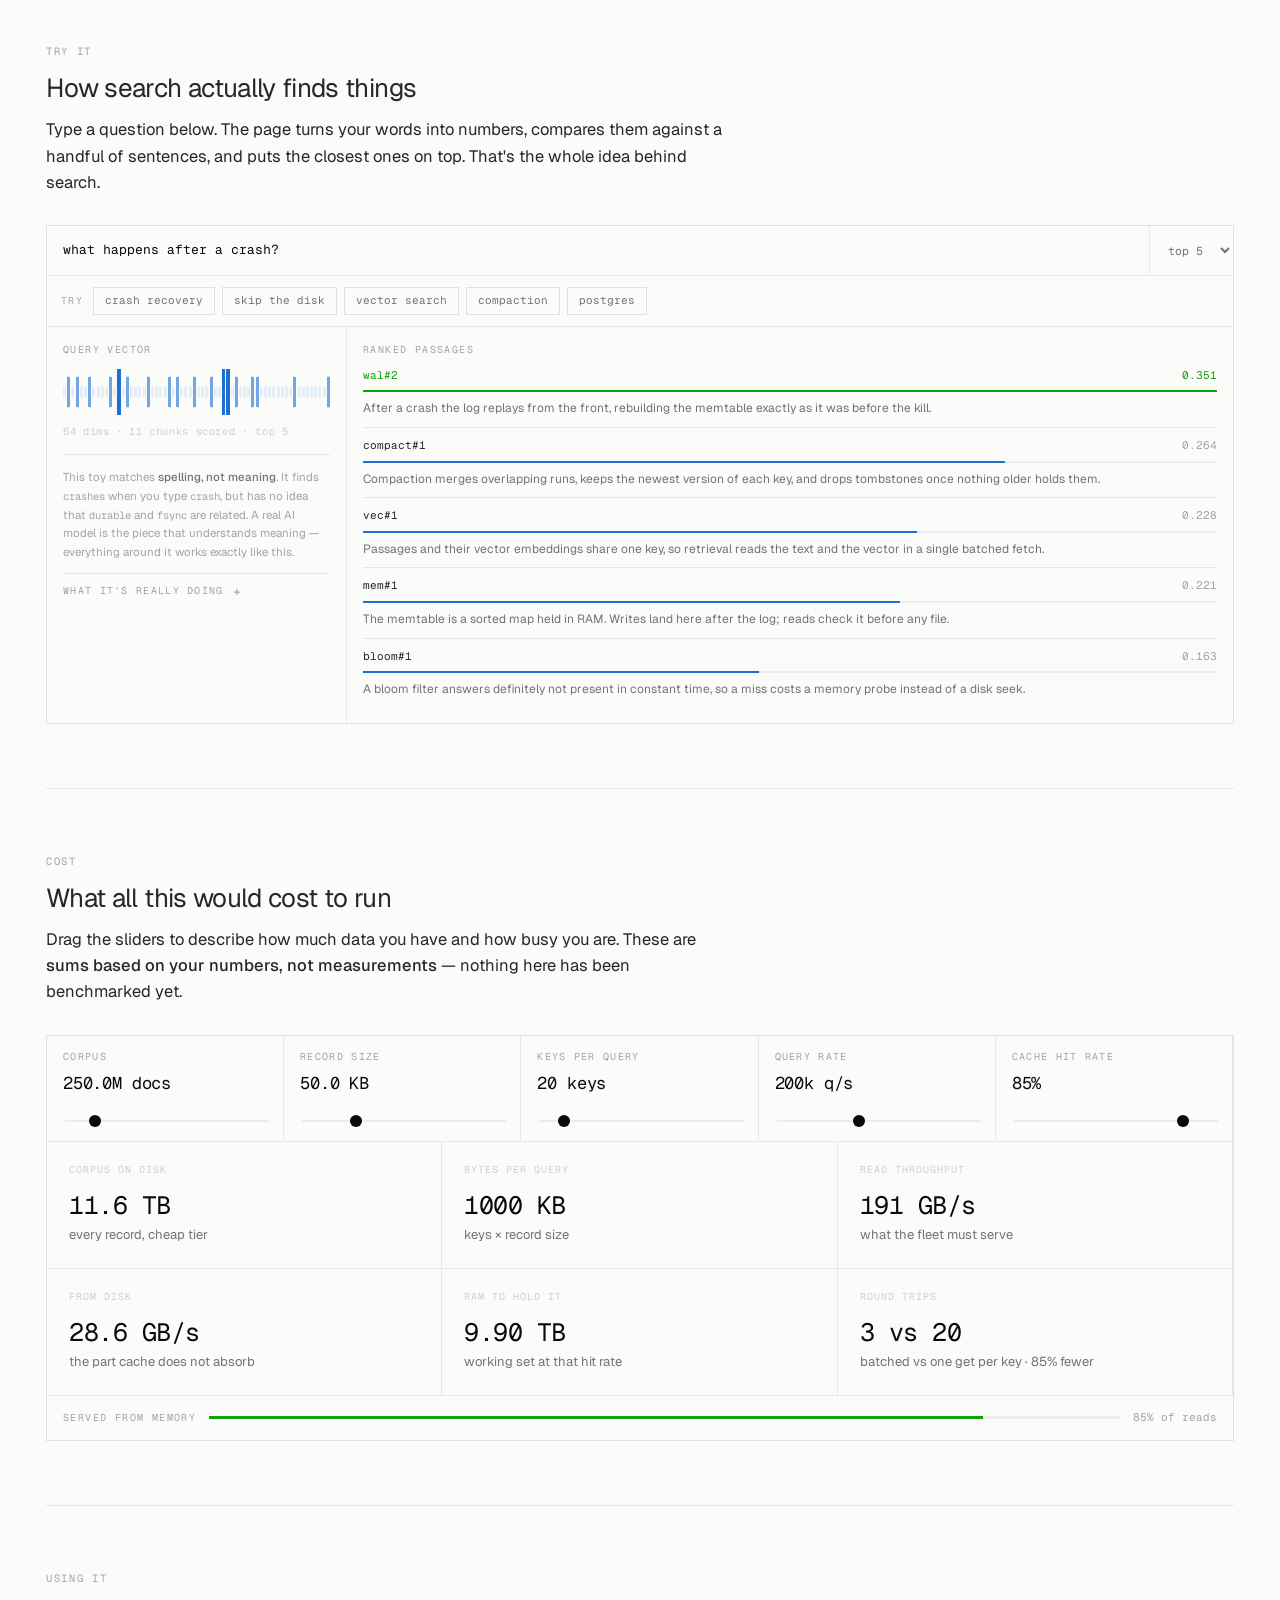
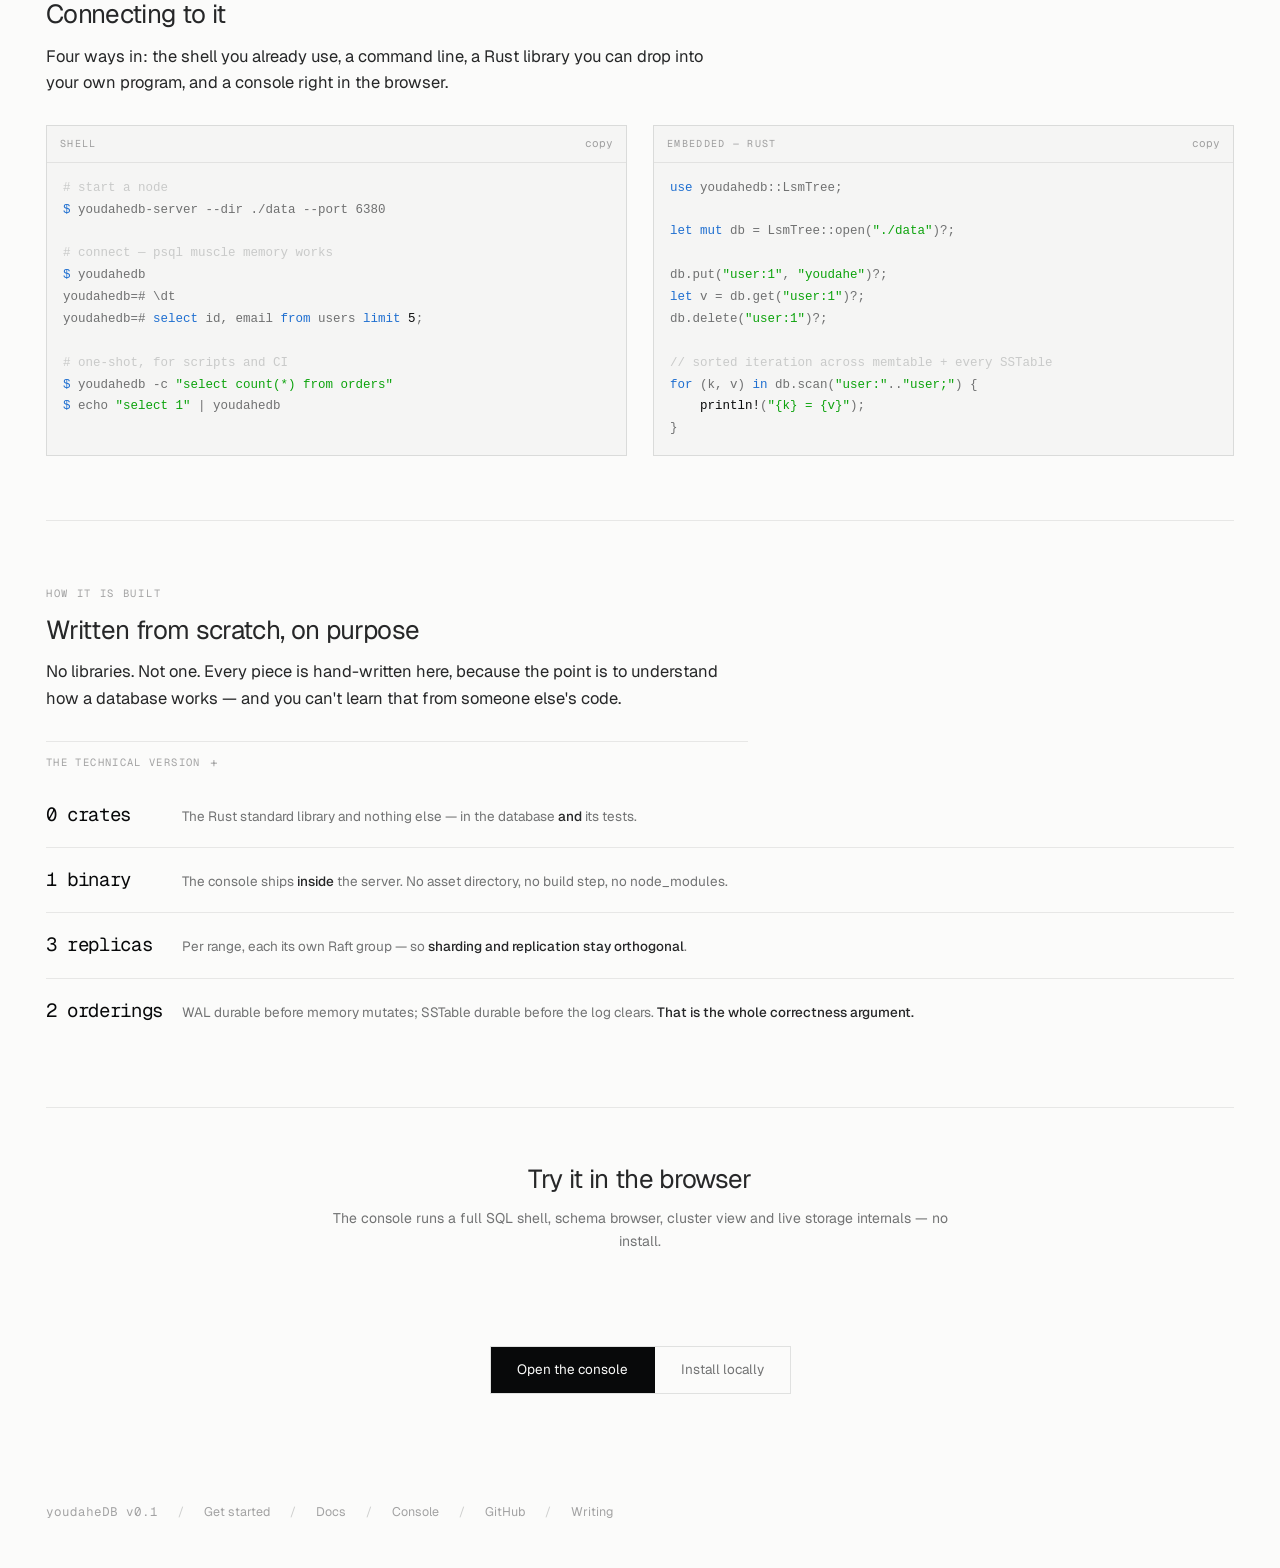
<file: web/home.html>
<!doctype html>
<html lang="en">
<head>
<meta charset="utf-8">
<link rel="icon" href="favicon.svg" type="image/svg+xml">
<link rel="icon" href="favicon-32.png" sizes="32x32" type="image/png">
<link rel="apple-touch-icon" href="apple-touch-icon.png">
<link rel="manifest" href="site.webmanifest">
<meta name="viewport" content="width=device-width, initial-scale=1">
<title>youdaheDB — a distributed SQL database</title>
<meta name="description" content="A distributed SQL database with an LSM storage engine, Raft replication and the PostgreSQL wire protocol. Written from scratch in Rust with zero dependencies.">
<link rel="preconnect" href="https://fonts.googleapis.com">
<link rel="preconnect" href="https://fonts.gstatic.com" crossorigin>
<link href="https://fonts.googleapis.com/css2?family=Geist:wght@300;400;500&family=Geist+Mono:wght@400;500&display=swap" rel="stylesheet">
<script>
/* theme: applied before paint so the page never flashes the wrong mode */
(function(){
  try{
    var saved = localStorage.getItem('ydb-theme');
    var light = saved ? saved === 'light'
      : window.matchMedia('(prefers-color-scheme: light)').matches;
    document.documentElement.className = light ? 'light' : '';
  }catch(e){}
})();
</script>
<link rel="stylesheet" href="app.css?v=20260920">
<style>
.hero{padding:70px 0 34px;text-align:center;max-width:840px;margin:0 auto}
.hero h1{font-size:52px;line-height:1.06;margin-bottom:22px}
.hero h1 em{font-style:normal;color:var(--t3)}
.hero .lede{font-size:16px;margin:0 auto 30px;max-width:60ch;color:var(--t2)}
.hero .cta{display:flex;gap:0;border:1px solid var(--line);width:fit-content;margin:0 auto}
@media (max-width:430px){
  .hero .cta{flex-direction:column;width:100%}
  .hero .cta .btn{justify-content:center;border:0;border-top:1px solid var(--line);padding:11px 15px}
  .hero .cta .btn:first-child{border-top:0}
}
.hero .cta a{border:0;border-right:1px solid var(--line);padding:12px 26px;font-size:13.5px}
.hero .cta a:last-child{border-right:0}

/* ── engine demo ── */
.engine{border:1px solid var(--line);margin:14px 0 0;background:
radial-gradient(ellipse at 50% 45%, color-mix(in srgb, var(--cat-1) 7%, transparent), transparent 66%), var(--bg)}
.eng-bar{display:flex;align-items:center;gap:8px;padding:11px 14px;border-bottom:1px solid var(--line-soft);flex-wrap:wrap}
.eng-bar .label{margin-right:6px}
.op{padding:6px 14px;border:1px solid var(--line);font-family:var(--mono);font-size:11.5px;
  color:var(--t2);cursor:pointer;transition:.13s}
.op:hover:not(:disabled){color:var(--t0);background:var(--fill);border-color:var(--t4)}
.op:disabled{opacity:.34;cursor:default}
.op.on{color:var(--t0);background:var(--t1);border-color:var(--t1)}
.eng-bar .hint{margin-left:auto;font-family:var(--mono);font-size:10.5px;color:var(--t4)}

.eng-body{display:grid;grid-template-columns:minmax(0,1fr) 268px}
.eng-canvas{position:relative;height:392px}
.eng-canvas canvas{display:block;width:100%;height:100%}
.trace{border-left:1px solid var(--line-soft);padding:14px 16px;overflow-y:auto;height:392px}
.trace .label{margin-bottom:11px}
.tr-step{display:flex;gap:10px;padding:7px 0;font-family:var(--mono);font-size:11px;
  opacity:.25;transition:opacity .2s}
.tr-step.on{opacity:1}
.tr-step .i{color:var(--t4);flex:0 0 15px}
.tr-step .b{flex:1;min-width:0}
.tr-step .t{color:var(--t1)}
.tr-step .d{color:var(--t3);font-size:10px;margin-top:2px;display:block}
.tr-step.hit .t{color:var(--st-good)}
.tr-step.skip .t{color:var(--t3)}
.tr-empty{color:var(--t4);font-family:var(--mono);font-size:11px;padding:18px 0;line-height:1.7}
.tr-foot{border-top:1px solid var(--line-soft);margin-top:12px;padding-top:11px;
  font-family:var(--mono);font-size:10px;color:var(--t4);line-height:1.6}

/* ── sections ── */
.feat h3{color:var(--t1);margin:11px 0 7px;font-size:15px}
.feat p{color:var(--t2);font-size:13px;margin:0}
.split{display:grid;grid-template-columns:repeat(auto-fit,minmax(min(330px,100%),1fr));gap:26px}
.kicker{font-family:var(--mono);font-size:10.5px;letter-spacing:.16em;text-transform:uppercase;
  color:var(--t3);margin-bottom:13px}
.sec h2{margin-bottom:12px}
.sec > .lede{margin-bottom:30px}

.claim{display:flex;align-items:baseline;gap:16px;padding:17px 0;border-bottom:1px solid var(--line-soft)}
.claim .v{font-family:var(--mono);font-size:19px;color:var(--t0);flex:0 0 120px;letter-spacing:-.02em}
.claim .t{color:var(--t2);font-size:13.5px}
.claim .t b{color:var(--t1);font-weight:500}


/* ── as seen in ── */
.seen{display:flex;align-items:center;gap:22px;flex-wrap:wrap;
  border:1px solid var(--line);border-left:2px solid var(--cat-1);
  background:linear-gradient(90deg, color-mix(in srgb, var(--cat-1) 9%, transparent), var(--fill) 46%, var(--fill));
  padding:16px 22px;margin:6px 0 0}
.seen .tag{font-family:var(--mono);font-size:10px;letter-spacing:.16em;text-transform:uppercase;
  color:var(--cat-1);white-space:nowrap;border-right:1px solid var(--line);padding-right:20px}
.seen .pub{font-size:17px;color:var(--t0);letter-spacing:-.02em;white-space:nowrap}
.seen .pub small{display:block;font-family:var(--mono);font-size:10px;color:var(--t4);
  letter-spacing:.08em;margin-top:3px}
.seen .art{color:var(--t2);font-size:13.5px;flex:1;min-width:220px;line-height:1.45}
.seen .art b{color:var(--t1);font-weight:500}
.seen .btn{white-space:nowrap;padding:10px 18px}
@media (max-width:820px){
  .seen{gap:14px;padding:15px 17px}
  .seen .tag{border-right:0;padding-right:0;width:100%}
  .seen .btn{width:100%;justify-content:center}
}

/* ── built in public ── */
a.cell{display:block;transition:background .13s}
a.cell:hover{background:var(--fill)}
a.cell .src{font-family:var(--mono);font-size:10px;letter-spacing:.13em;
  text-transform:uppercase;color:var(--t4)}
a.cell h3{margin:10px 0 7px;color:var(--t1);font-size:15px}
a.cell p{color:var(--t2);font-size:13px;margin:0}
a.cell .go{display:block;margin-top:13px;font-family:var(--mono);font-size:11px;color:var(--t3)}
a.cell:hover .go{color:var(--t0)}

@media (max-width:900px){
  .hero{padding:44px 0 24px}
  .hero h1{font-size:34px}
  .eng-body{grid-template-columns:1fr}
  .trace{border-left:0;border-top:1px solid var(--line-soft);height:210px}
  .eng-canvas{height:320px}
}

/* ── AI-native serving path ──────────────────────────────── */
.ai-intro .notice{margin-top:18px}
.ai-intro .ext{color:var(--t1);border-bottom:1px solid var(--t4)}
.serving{border-bottom:1px solid var(--line-soft)}
.serving .eng-canvas{height:430px}
.serving .trace{height:430px}

/* ── retrieval playground ────────────────────────────────── */
.vbox{margin-top:22px;border:1px solid var(--line)}
.vbar{display:flex;gap:0;border-bottom:1px solid var(--line-soft)}
.vbar input{flex:1;padding:14px 16px;font-family:var(--mono);font-size:13px;color:var(--t0)}
.vbar input::placeholder{color:var(--t4)}
.vbar select{padding:0 14px;font-family:var(--mono);font-size:11.5px;color:var(--t2);
  border-left:1px solid var(--line-soft);cursor:pointer}
.vchips{display:flex;align-items:center;gap:7px;flex-wrap:wrap;padding:11px 14px;
  border-bottom:1px solid var(--line-soft)}
.vchips .label{margin-right:3px}
.vchip{padding:4px 11px;border:1px solid var(--line);font-family:var(--mono);font-size:11px;
  color:var(--t2);cursor:pointer;transition:.13s}
.vchip:hover{color:var(--t0);background:var(--fill);border-color:var(--t4)}
.vgrid{display:grid;grid-template-columns:minmax(0,300px) minmax(0,1fr)}
.vleft{padding:15px 16px;border-right:1px solid var(--line-soft)}
.vright{padding:15px 16px}
.vstrip{display:flex;align-items:center;gap:1px;height:46px;margin:11px 0 8px}
.vstrip i{flex:1;height:100%;background:var(--cat-1);display:block}
.vmeta{font-size:10.5px;color:var(--t4);letter-spacing:.06em}
.vwarn{margin-top:14px;padding-top:13px;border-top:1px solid var(--line-soft);
  font-size:11.5px;line-height:1.65;color:var(--t3)}
.vwarn b{color:var(--t2);font-weight:500}
.vhit{padding:9px 0;border-bottom:1px solid var(--line-soft)}
.vhit:last-child{border-bottom:0}
.vh-top{display:flex;justify-content:space-between;font-family:var(--mono);font-size:11px}
.vh-k{color:var(--t1)} .vh-s{color:var(--t3)}
.vhit.best .vh-k{color:var(--st-good)} .vhit.best .vh-s{color:var(--st-good)}
.vhit.none{opacity:.4}
.vh-bar{height:2px;background:var(--track);margin:6px 0 7px}
.vh-bar i{display:block;height:100%;background:var(--cat-1);transition:width .18s ease}
.vhit.best .vh-bar i{background:var(--st-good)}
.vh-t{font-size:12px;color:var(--t2);line-height:1.55}

/* ── workload model ──────────────────────────────────────── */
.mbox{margin-top:22px;border:1px solid var(--line)}
.mctl{display:grid;grid-template-columns:repeat(auto-fit,minmax(190px,1fr));
  border-bottom:1px solid var(--line-soft)}
.mctl label{display:block;padding:13px 16px;border-right:1px solid var(--line-soft)}
.mctl label span{display:block;font-family:var(--mono);font-size:10px;letter-spacing:.13em;
  text-transform:uppercase;color:var(--t3)}
.mctl label b{display:block;font-family:var(--mono);font-size:17px;color:var(--t0);
  font-weight:400;margin:5px 0 9px;letter-spacing:-.01em}
.mctl input[type=range]{width:100%;-webkit-appearance:none;appearance:none;height:2px;
  background:var(--track);cursor:pointer}
.mctl input[type=range]::-webkit-slider-thumb{-webkit-appearance:none;width:12px;height:12px;
  background:var(--t0);border-radius:50%;cursor:pointer}
.mctl input[type=range]::-moz-range-thumb{width:12px;height:12px;background:var(--t0);
  border:0;border-radius:50%;cursor:pointer}
.mout .grid{border-top:0;border-left:0}
.mgrid{grid-template-columns:repeat(3,minmax(0,1fr))}
@media (max-width:760px){.mgrid{grid-template-columns:repeat(2,minmax(0,1fr))}}
.mout .cell{border-right:1px solid var(--line-soft)}
.mout .cell::after{content:none}
.mbar{display:flex;align-items:center;gap:13px;padding:13px 16px}
.mtrack{flex:1;height:3px;background:var(--track)}
.mtrack i{display:block;height:100%;background:var(--st-good);transition:width .18s ease}
.mbar .mono{font-size:11px;color:var(--t3);white-space:nowrap}

@media (max-width:840px){
  .vgrid{grid-template-columns:1fr}
  .vleft{border-right:0;border-bottom:1px solid var(--line-soft)}
  .serving .eng-canvas{height:340px}
  .serving .trace{height:220px}
}
</style>
</head>
<body>

<header class="topnav"><div class="in">
  <a href="home.html" class="logo"><span class="mark"><svg viewBox="0 0 24 24" xmlns="http://www.w3.org/2000/svg" aria-hidden="true"><g fill="currentColor"><path d="M12 2.8 21 5.4 12 8 3 5.4Z"/><path d="M12 9.4 21 12 12 14.6 3 12Z" opacity=".52"/><path d="M12 16 21 18.6 12 21.2 3 18.6Z" opacity=".24"/></g></svg></span></a>
  <nav>
    <a href="home.html" class="on">Overview</a>
    <a href="access.html?next=start.html">Get started</a>
    <a href="docs.html">Docs</a>
    <a href="media.html">Media</a>
    <a href="access.html?next=console.html">Console</a>
  </nav>
  <div class="right">
    <button class="btn kbd-btn" data-palette aria-label="Open command palette" title="Search (⌘K)">⌘K</button>
    <button class="btn" id="theme-toggle" aria-label="Toggle theme">Light</button>
    <a class="btn" href="https://github.com/Youdahe123/youdaheDB" target="_blank" rel="noopener">GitHub</a>
    <a class="btn primary" href="access.html?next=start.html">Get started</a>
  </div>
</div></header>

<script>
(function(){
  var btn = document.getElementById('theme-toggle');
  if(!btn) return;
  var isLight = document.documentElement.classList.contains('light');
  function apply(light){
    isLight = light;
    document.documentElement.classList.toggle('light', light);
    document.body.classList.toggle('light', light);
    btn.textContent = light ? 'Dark' : 'Light';
    btn.setAttribute('aria-pressed', String(light));
    window.dispatchEvent(new CustomEvent('themechange'));
  }
  apply(isLight);
  btn.addEventListener('click', function(){
    apply(!isLight);
    try{ localStorage.setItem('ydb-theme', isLight ? 'light' : 'dark'); }catch(e){}
  });
})();
</script>

<main class="wrap">

  <section class="hero">
    <h1>The database that shows<br><em>you its work.</em></h1>
    <p class="lede plain">A database built from scratch in Rust. Every diagram on this page is
      live — click one and watch your data actually move through it.</p>
    <div class="cta">
      <a class="btn primary" href="access.html?next=start.html">Get started</a>
      <a class="btn" href="access.html?next=console.html">Open the console</a>
      <a class="btn" href="docs.html">Docs</a>
    </div>
  </section>


  <!-- ── as seen in ── -->
  <!-- ── interactive engine ── -->
  <section class="sec intro-sec">
    <div class="kicker">Saving and finding data</div>
    <h2>What happens when you save something</h2>
    <p class="lede plain">Before a save counts as done, it is written down somewhere safe. So if the
      power goes out one second later, nothing is lost.</p>
    <p class="cue">Press an action below and watch the path it takes.</p>
  </section>

  <section class="engine">
    <div class="eng-bar">
      <span class="label">Try an action</span>
      <button class="op" data-op="write">save something</button>
      <button class="op" data-op="read_hit">find it in memory</button>
      <button class="op" data-op="read_disk">find it on disk</button>
      <button class="op" data-op="flush">free up memory</button>
      <button class="op" data-op="compact">tidy up old files</button>
      <span class="hint" id="hint">pick one and watch it run</span>
    </div>
    <div class="eng-body">
      <div class="eng-canvas"><canvas id="cv"></canvas></div>
      <aside class="trace">
        <div class="label">Path taken</div>
        <div id="steps"><div class="tr-empty">Nothing running.<br>Pick an action above, or hover a circle to see what it is.</div></div>
        <div class="tr-foot" id="foot"></div>
      </aside>
    </div>
  </section>

  <!-- ── what it is ── -->
  <section class="sec">
    <div class="grid g3 feat">
      <div class="cell"><div class="n">01</div><h3>Nothing gets lost</h3>
        <p>Kill it mid-write and restart. Everything you saved comes back, because it was written to
           disk before you were told it succeeded.</p></div>
      <div class="cell"><div class="n">02</div><h3>Files are never edited</h3>
        <p>Once a file is written it is never changed again. Cleaning up means merging old files
           into a new one and swapping it in.</p></div>
      <div class="cell"><div class="n">03</div><h3>It avoids pointless work</h3>
        <p>Before reading a file it asks a tiny in-memory check that can say "definitely not in
           here" — so looking for something that isn't there is nearly free.</p></div>
      <div class="cell"><div class="n">04</div><h3>It survives a dead machine</h3>
        <p>Every slice of your data lives on three machines. Lose one and the others keep answering
           without anyone noticing.</p></div>
      <div class="cell"><div class="n">05</div><h3>It grows on its own</h3>
        <p>Data is split into chunks spread across machines. As a chunk fills up it splits in two,
           with nothing to rewrite and no downtime.</p></div>
      <div class="cell"><div class="n">06</div><h3>It works with tools you have</h3>
        <p>It speaks Postgres, so <code>psql</code>, your ORM and your existing app connect without
           changing a line of code.</p></div>
    </div>
    <details class="more"><summary>The technical version</summary><div class="more-in">
      <p>Every write is a sequential append to a <b>write-ahead log</b> that is <b>fsync</b>ed before
        it is acknowledged, then inserted into a sorted in-memory <b>memtable</b>. A full memtable is
        flushed to an immutable <b>SSTable</b>; <b>compaction</b> merges those runs, keeps the newest
        version of each key and drops tombstones, writing to a temp file and renaming into place.</p>
      <p>Reads check the memtable first, then SSTables newest-first, consulting a <b>bloom filter</b>
        per file to skip whole files without a disk seek. Each key range is its own <b>Raft</b> group
        of three replicas, placed by <b>consistent hashing with virtual nodes</b>, and ranges split
        and merge as they grow. The client protocol is the <b>PostgreSQL wire protocol</b>.</p>
    </div></details>
  </section>


  <!-- ── AI-native serving path · DESIGN, NOT BUILT ── -->
  <section class="sec ai-intro">
    <div class="kicker">AI search</div>
    <h2>Making it work for AI search</h2>
    <p class="lede plain">An AI assistant doesn't ask for one row. It asks for a hundred paragraphs
      at once, and it wants them in milliseconds. That changes what the database should be good at.</p>
    <details class="more"><summary>The technical version</summary><div class="more-in">
      <p>A search stack for a language model stores different things than one built for a human
        reader: not pages, but <b>passages and the vectors computed from them</b>. The read is a
        <b>batch</b> — give me these hundred keys, now — and the write is a <b>bulk republish</b>
        whenever a chunker or an embedding model changes.</p>
      <p>The design splits those two jobs apart, the way Perplexity describes for
        <a class="ext" href="https://www.perplexity.ai/hub/blog/cobbledb-rebuilding-ai-search-storage-for-lower-latency-and-cost" target="_blank" rel="noopener">CobbleDB</a>:
        durable document state on cheap disk, batched partition-aligned delivery in between, and a
        hot store tuned for one operation — fetch these keys, fast.</p>
    </div></details>
  </section>

  <section class="serving">
    <div class="eng-bar srv-bar">
      <span class="label">Watch a search</span>
      <button class="op" data-op="batch_read">fetch many at once</button>
      <button class="op" data-op="hedge">when a server is slow</button>
      <button class="op" data-op="vector">find similar meaning</button>
      <button class="op" data-op="ingest">add new pages</button>
      <button class="op" data-op="reindex">change the AI model</button>
      <span class="hint" id="hint2">pick one and watch it run</span>
    </div>
    <div class="eng-body">
      <div class="eng-canvas"><canvas id="cv2"></canvas></div>
      <aside class="trace">
        <div class="label">Path taken</div>
        <div id="steps2"><div class="tr-empty">Nothing running.<br>Pick an action above, or hover a circle to see what it is.</div></div>
        <div class="tr-foot" id="foot2"></div>
      </aside>
    </div>
  </section>

  <section class="sec">
    <div class="kicker">The reasoning</div>
    <h2>Why split it into pieces</h2>
    <p class="lede plain">Adding data and searching data want opposite things. Keeping them apart is
      the whole trick.</p>
    <div class="grid g2 feat">
      <div class="cell"><div class="n">01</div><h3>Updating shouldn't slow down searching</h3>
        <p>If a huge update writes straight into the thing answering searches, searches get slow. So updates
           go into a queue, and the search side picks them up when it has room.</p></div>
      <div class="cell"><div class="n">02</div><h3>Swap the AI model without downtime</h3>
        <p>Old and new versions sit side by side instead of overwriting. Switching is just pointing at the
           new one — and undoing it is pointing back.</p></div>
      <div class="cell"><div class="n">03</div><h3>Leave out what you don't need</h3>
        <p>A search result showing up a second late is fine; it doesn't need a bank's guarantees. Skipping
           the features it never uses is exactly what makes it fast.</p></div>
      <div class="cell"><div class="n">04</div><h3>Only pay for the fast storage you use</h3>
        <p>Everything is kept on cheap disk. Only the part people actually search gets copied onto the
           expensive fast storage.</p></div>
    </div>
  </section>

  <!-- ── retrieval playground ── -->
  <section class="sec">
    <div class="kicker">Try it</div>
    <h2>How search actually finds things</h2>
    <p class="lede plain">Type a question below. The page turns your words into numbers, compares
      them against a handful of sentences, and puts the closest ones on top. That's the whole idea
      behind search.</p>

    <div class="vbox">
      <div class="vbar">
        <input id="vq" placeholder="what happens after a crash?" autocomplete="off" spellcheck="false" value="what happens after a crash?">
        <select id="vk" aria-label="how many results">
          <option value="3">top 3</option><option value="5" selected>top 5</option><option value="8">top 8</option>
        </select>
      </div>
      <div class="vchips">
        <span class="label">try</span>
        <button class="vchip" data-q="what happens after a crash?">crash recovery</button>
        <button class="vchip" data-q="skip files without reading the disk">skip the disk</button>
        <button class="vchip" data-q="nearest vectors to a query embedding">vector search</button>
        <button class="vchip" data-q="merging files and dropping tombstones">compaction</button>
        <button class="vchip" data-q="connect with psql and an ORM">postgres</button>
      </div>
      <div class="vgrid">
        <div class="vleft">
          <div class="label">Query vector</div>
          <div class="vstrip" id="vstrip"></div>
          <div class="vmeta mono" id="vmeta"></div>
          <div class="vwarn">This toy matches <b>spelling, not meaning</b>. It finds
            <code>crashes</code> when you type <code>crash</code>, but has no idea that
            <code>durable</code> and <code>fsync</code> are related. A real AI model is the piece
            that understands meaning — everything around it works exactly like this.
            <details class="more tight"><summary>What it's really doing</summary><div class="more-in">
              <p>Words and character trigrams are <b>signed-hashed</b> into 64 dimensions and
                L2-normalised, then scored by <b>cosine similarity</b> — the same subword trick
                fastText uses, minus the learned weights. Swapping in a trained embedding model
                changes this one function and nothing else.</p>
            </div></details></div>
        </div>
        <div class="vright">
          <div class="label">Ranked passages</div>
          <div id="vhits"></div>
        </div>
      </div>
    </div>
  </section>

  <!-- ── workload model ── -->
  <section class="sec">
    <div class="kicker">Cost</div>
    <h2>What all this would cost to run</h2>
    <p class="lede plain">Drag the sliders to describe how much data you have and how busy you are.
      These are <b>sums based on your numbers, not measurements</b> — nothing here has been
      benchmarked yet.</p>

    <div class="mbox" id="model">
      <div class="mctl">
        <label><span>Corpus</span><b id="m-docs-v"></b>
          <input type="range" id="m-docs" min="1" max="2000" value="250" step="1"></label>
        <label><span>Record size</span><b id="m-val-v"></b>
          <input type="range" id="m-val" min="1" max="200" value="50" step="1"></label>
        <label><span>Keys per query</span><b id="m-keys-v"></b>
          <input type="range" id="m-keys" min="1" max="200" value="20" step="1"></label>
        <label><span>Query rate</span><b id="m-qps-v"></b>
          <input type="range" id="m-qps" min="1" max="500" value="200" step="1"></label>
        <label><span>Cache hit rate</span><b id="m-hit-v"></b>
          <input type="range" id="m-hit" min="0" max="100" value="85" step="1"></label>
      </div>
      <div class="mout">
        <div class="grid g3 mgrid">
          <div class="cell"><div class="n">CORPUS ON DISK</div><div class="v" id="o-corpus"></div>
            <p>every record, cheap tier</p></div>
          <div class="cell"><div class="n">BYTES PER QUERY</div><div class="v" id="o-query"></div>
            <p>keys × record size</p></div>
          <div class="cell"><div class="n">READ THROUGHPUT</div><div class="v" id="o-bw"></div>
            <p>what the fleet must serve</p></div>
          <div class="cell"><div class="n">FROM DISK</div><div class="v" id="o-disk"></div>
            <p>the part cache does not absorb</p></div>
          <div class="cell"><div class="n">RAM TO HOLD IT</div><div class="v" id="o-ram"></div>
            <p>working set at that hit rate</p></div>
          <div class="cell"><div class="n">ROUND TRIPS</div><div class="v" id="o-rt"></div>
            <p>batched vs one get per key · <span id="o-saved"></span></p></div>
        </div>
        <div class="mbar"><span class="label">served from memory</span>
          <div class="mtrack"><i id="o-bar"></i></div>
          <span class="mono" id="o-hitpct"></span>
        </div>
      </div>
    </div>
  </section>

  <!-- ── interface ── -->
  <section class="sec">
    <div class="kicker">Using it</div>
    <h2>Connecting to it</h2>
    <p class="lede plain">Four ways in: the shell you already use, a command line, a Rust library
      you can drop into your own program, and a console right in the browser.</p>
    <div class="split">
      <div class="code">
        <div class="bar"><span>shell</span><span class="copy" data-copy="youdahedb -c &quot;select id, email from users limit 5&quot;">copy</span></div>
<pre><span class="c"># start a node</span>
<span class="k">$</span> youdahedb-server --dir ./data --port 6380

<span class="c"># connect — psql muscle memory works</span>
<span class="k">$</span> youdahedb
youdahedb=# \dt
youdahedb=# <span class="k">select</span> id, email <span class="k">from</span> users <span class="k">limit</span> <span class="f">5</span>;

<span class="c"># one-shot, for scripts and CI</span>
<span class="k">$</span> youdahedb -c <span class="s">"select count(*) from orders"</span>
<span class="k">$</span> echo <span class="s">"select 1"</span> | youdahedb</pre>
      </div>
      <div class="code">
        <div class="bar"><span>embedded — rust</span><span class="copy" data-copy="let mut db = LsmTree::open(&quot;./data&quot;)?;">copy</span></div>
<pre><span class="k">use</span> youdahedb::LsmTree;

<span class="k">let mut</span> db = LsmTree::open(<span class="s">"./data"</span>)?;

db.put(<span class="s">"user:1"</span>, <span class="s">"youdahe"</span>)?;
<span class="k">let</span> v = db.get(<span class="s">"user:1"</span>)?;
db.delete(<span class="s">"user:1"</span>)?;

<span class="c">// sorted iteration across memtable + every SSTable</span>
<span class="k">for</span> (k, v) <span class="k">in</span> db.scan(<span class="s">"user:"</span>..<span class="s">"user;"</span>) {
    <span class="f">println!</span>(<span class="s">"{k} = {v}"</span>);
}</pre>
      </div>
    </div>
  </section>

  <!-- ── principles ── -->
  <section class="sec">
    <div class="kicker">How it is built</div>
    <h2>Written from scratch, on purpose</h2>
    <p class="lede plain">No libraries. Not one. Every piece is hand-written here, because the point
      is to understand how a database works — and you can't learn that from someone else's code.</p>
    <details class="more"><summary>The technical version</summary><div class="more-in">
      <p>Every B-tree, hash, file format, protocol parser and thread pool is implemented in this
        repository. <code>Cargo.toml</code> has an empty <code>[dependencies]</code> section and it
        stays that way.</p>
    </div></details>
    <div>
      <div class="claim"><span class="v">0 crates</span>
        <span class="t">The Rust standard library and nothing else — in the database <b>and</b> its tests.</span></div>
      <div class="claim"><span class="v">1 binary</span>
        <span class="t">The console ships <b>inside</b> the server. No asset directory, no build step, no node_modules.</span></div>
      <div class="claim"><span class="v">3 replicas</span>
        <span class="t">Per range, each its own Raft group — so <b>sharding and replication stay orthogonal</b>.</span></div>
      <div class="claim" style="border-bottom:0"><span class="v">2 orderings</span>
        <span class="t">WAL durable before memory mutates; SSTable durable before the log clears. <b>That is the whole correctness argument.</b></span></div>
    </div>
  </section>


  <section class="sec" style="border-bottom:0;text-align:center;padding:56px 0 40px">
    <h2>Try it in the browser</h2>
    <p class="lede" style="margin:12px auto 24px">The console runs a full SQL shell, schema browser,
      cluster view and live storage internals — no install.</p>
    <div class="hero"><div class="cta" style="padding:0">
      <a class="btn primary" href="access.html?next=console.html">Open the console</a>
      <a class="btn" href="access.html?next=start.html">Install locally</a>
    </div></div>
  </section>

</main>

<footer class="foot"><div class="wrap in">
  <span class="mono">youdaheDB v0.1</span>
  <span class="sep">/</span><a href="access.html?next=start.html">Get started</a>
  <span class="sep">/</span><a href="docs.html">Docs</a>
  <span class="sep">/</span><a href="access.html?next=console.html">Console</a>
  <span class="sep">/</span><a href="https://github.com/Youdahe123/youdaheDB" target="_blank" rel="noopener">GitHub</a>
  <span class="sep">/</span><a href="media.html">Writing</a>
</div></footer>

<script src="tracer.js?v=20260920"></script>
<script src="home.js?v=20260920"></script>
<div class="cvtip" id="cvtip"></div>
<script src="intro.js?v=20260920"></script>
<script src="site.js?v=20260920"></script>
</body>
</html>
</file>
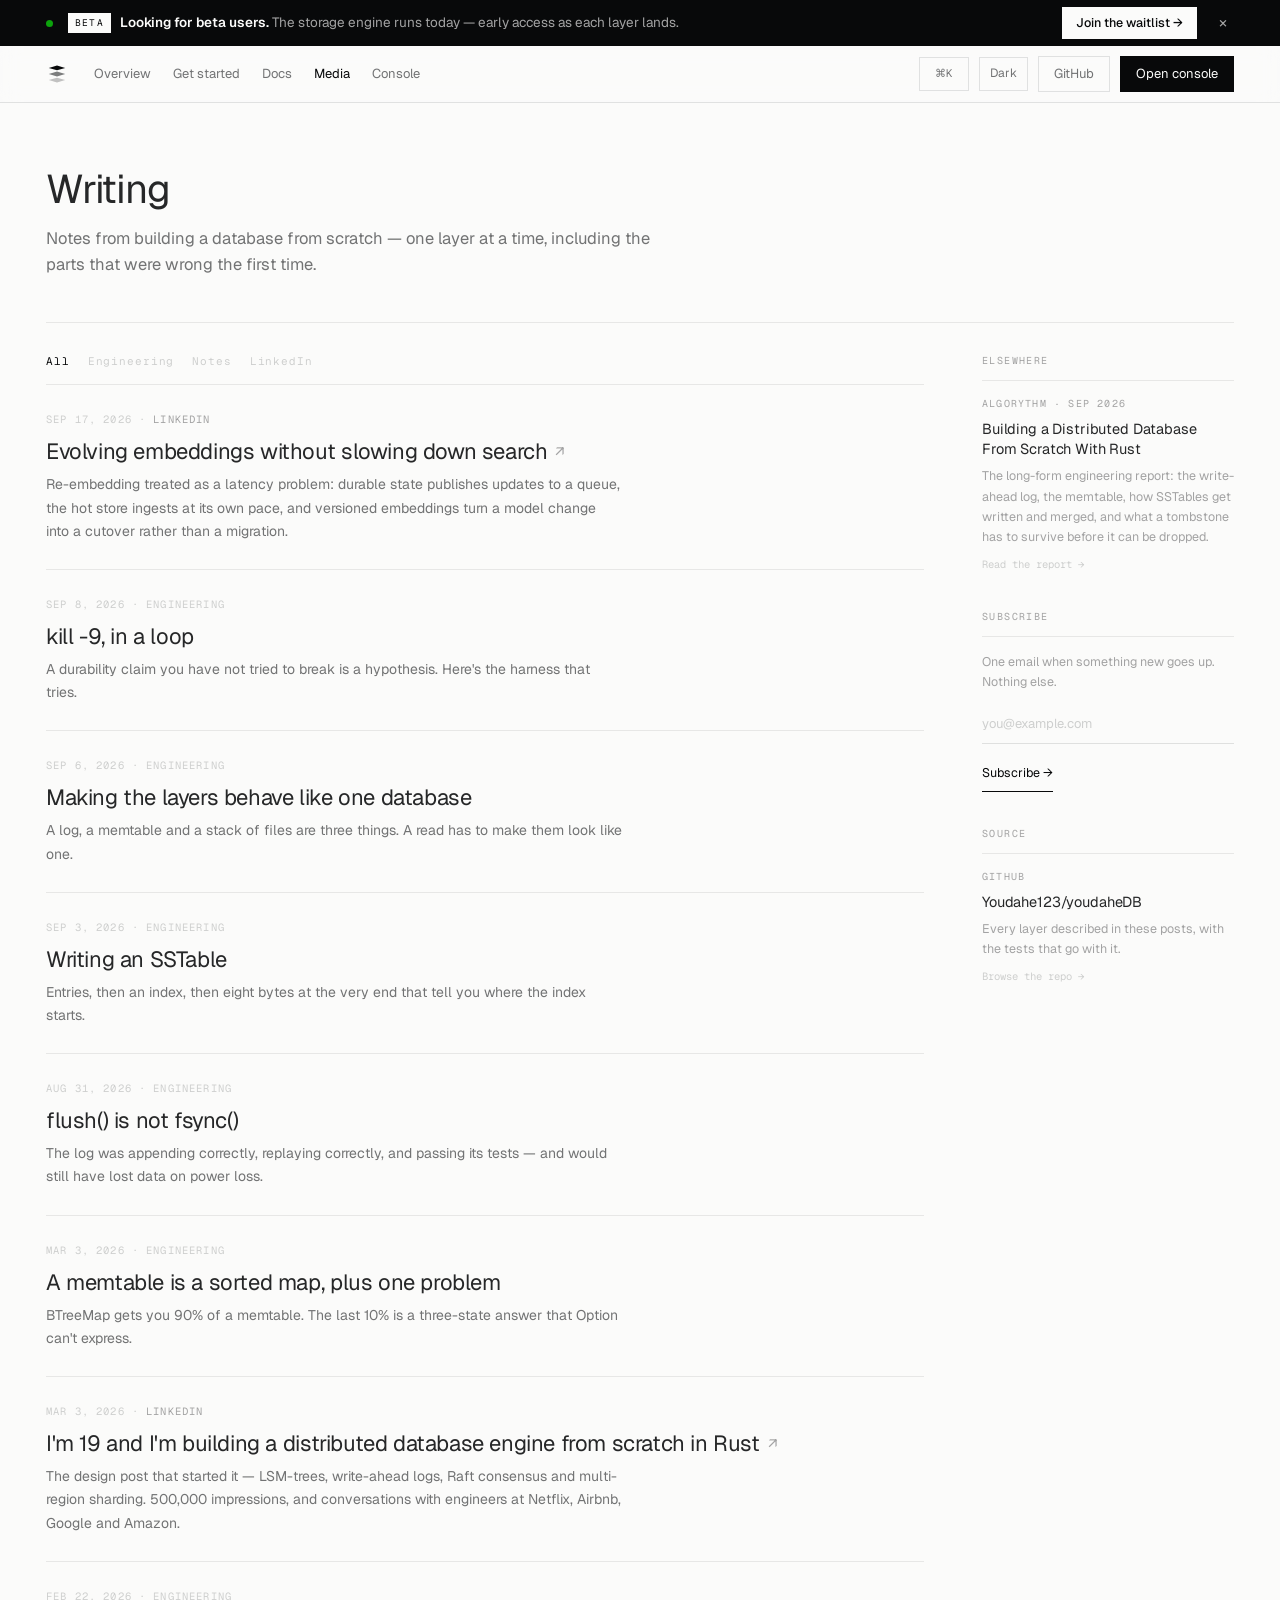
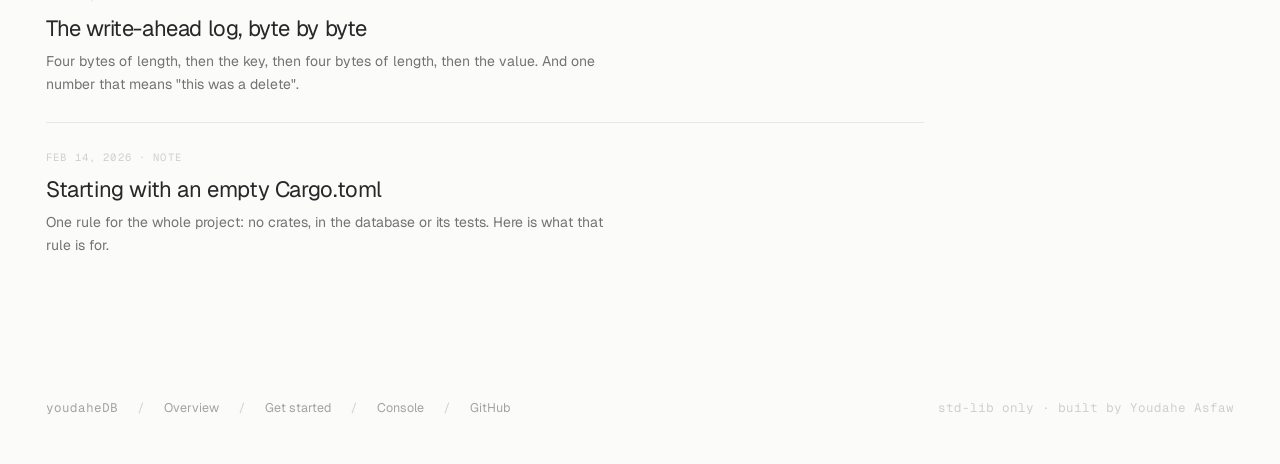
<file: web/media.html>
<!doctype html>
<html lang="en">
<head>
<meta charset="utf-8">
<link rel="icon" href="favicon.svg" type="image/svg+xml">
<link rel="icon" href="favicon-32.png" sizes="32x32" type="image/png">
<link rel="apple-touch-icon" href="apple-touch-icon.png">
<link rel="manifest" href="site.webmanifest">
<meta name="viewport" content="width=device-width, initial-scale=1">
<title>Writing — youdaheDB</title>
<link rel="preconnect" href="https://fonts.googleapis.com">
<link rel="preconnect" href="https://fonts.gstatic.com" crossorigin>
<link href="https://fonts.googleapis.com/css2?family=Geist:wght@300;400;500&family=Geist+Mono:wght@400;500&display=swap" rel="stylesheet">
<script>
/* theme: applied before paint so the page never flashes the wrong mode */
(function(){
  try{
    var saved = localStorage.getItem('ydb-theme');
    var light = saved ? saved === 'light'
      : window.matchMedia('(prefers-color-scheme: light)').matches;
    document.documentElement.className = light ? 'light' : '';
  }catch(e){}
})();
</script>
<link rel="stylesheet" href="app.css?v=20260920">

</head>
<body>

<header class="topnav"><div class="in">
  <a href="home.html" class="logo"><span class="mark"><svg viewBox="0 0 24 24" xmlns="http://www.w3.org/2000/svg" aria-hidden="true"><g fill="currentColor"><path d="M12 2.8 21 5.4 12 8 3 5.4Z"/><path d="M12 9.4 21 12 12 14.6 3 12Z" opacity=".52"/><path d="M12 16 21 18.6 12 21.2 3 18.6Z" opacity=".24"/></g></svg></span></a>
  <nav>
    <a href="home.html">Overview</a>
    <a href="access.html?next=start.html">Get started</a>
    <a href="docs.html">Docs</a>
    <a href="media.html" class="on">Media</a>
    <a href="access.html?next=console.html">Console</a>
  </nav>
  <div class="right">
    <button class="btn kbd-btn" data-palette aria-label="Open command palette" title="Search (⌘K)">⌘K</button>
    <button class="btn" id="theme-toggle" aria-label="Toggle theme">Light</button>
    <a class="btn" href="https://github.com/Youdahe123/youdaheDB" target="_blank" rel="noopener">GitHub</a>
    <a class="btn primary" href="access.html?next=console.html">Open console</a>
  </div>
</div></header>

<script>
(function(){
  var btn = document.getElementById('theme-toggle');
  if(!btn) return;
  var isLight = document.documentElement.classList.contains('light');
  function apply(light){
    isLight = light;
    document.documentElement.classList.toggle('light', light);
    document.body.classList.toggle('light', light);
    btn.textContent = light ? 'Dark' : 'Light';
    btn.setAttribute('aria-pressed', String(light));
    window.dispatchEvent(new CustomEvent('themechange'));
  }
  apply(isLight);
  btn.addEventListener('click', function(){
    apply(!isLight);
    try{ localStorage.setItem('ydb-theme', isLight ? 'light' : 'dark'); }catch(e){}
  });
})();
</script>

<main class="wrap">

  <header class="mhead">
    <h1>Writing</h1>
    <p class="lede">Notes from building a database from scratch — one layer at a time, including
      the parts that were wrong the first time.</p>
  </header>

  <div class="mcols">

    <div class="mmain">
      <div class="mfilter">
        <button class="mf on" data-k="all">All</button>
        <button class="mf" data-k="report">Engineering</button>
        <button class="mf" data-k="note">Notes</button>
        <button class="mf" data-k="linkedin">LinkedIn</button>
      </div>
      <div class="mlist" id="mlist">
      <article class="post" data-k="linkedin">
        <div class="meta">Sep 17, 2026 · <span class="src">LinkedIn</span></div>
        <h2><a href="https://www.linkedin.com/posts/youdaheasfaw_six-months-ago-i-posted-about-the-design-activity-7506431914040246273-SEcL" target="_blank" rel="noopener">Evolving embeddings without slowing down search<span class="arr">↗</span></a></h2>
        <p>Re-embedding treated as a latency problem: durable state publishes updates to a queue, the hot store ingests at its own pace, and versioned embeddings turn a model change into a cutover rather than a migration.</p>
      </article>
      <article class="post" data-k="report">
        <div class="meta">Sep 8, 2026 · engineering</div>
        <h2><a href="post-kill-9-in-a-loop.html">kill -9, in a loop</a></h2>
        <p>A durability claim you have not tried to break is a hypothesis. Here's the harness that tries.</p>
      </article>
      <article class="post" data-k="report">
        <div class="meta">Sep 6, 2026 · engineering</div>
        <h2><a href="post-one-database.html">Making the layers behave like one database</a></h2>
        <p>A log, a memtable and a stack of files are three things. A read has to make them look like one.</p>
      </article>
      <article class="post" data-k="report">
        <div class="meta">Sep 3, 2026 · engineering</div>
        <h2><a href="post-writing-an-sstable.html">Writing an SSTable</a></h2>
        <p>Entries, then an index, then eight bytes at the very end that tell you where the index starts.</p>
      </article>
      <article class="post" data-k="report">
        <div class="meta">Aug 31, 2026 · engineering</div>
        <h2><a href="post-flush-is-not-fsync.html">flush() is not fsync()</a></h2>
        <p>The log was appending correctly, replaying correctly, and passing its tests — and would still have lost data on power loss.</p>
      </article>
      <article class="post" data-k="report">
        <div class="meta">Mar 3, 2026 · engineering</div>
        <h2><a href="post-memtable-sorted-map.html">A memtable is a sorted map, plus one problem</a></h2>
        <p>BTreeMap gets you 90% of a memtable. The last 10% is a three-state answer that Option can't express.</p>
      </article>
      <article class="post" data-k="linkedin">
        <div class="meta">Mar 3, 2026 · <span class="src">LinkedIn</span></div>
        <h2><a href="https://www.linkedin.com/posts/youdaheasfaw_im-19-and-im-building-a-distributed-database-activity-7434693835907088384-KUW_" target="_blank" rel="noopener">I'm 19 and I'm building a distributed database engine from scratch in Rust<span class="arr">↗</span></a></h2>
        <p>The design post that started it — LSM-trees, write-ahead logs, Raft consensus and multi-region sharding. 500,000 impressions, and conversations with engineers at Netflix, Airbnb, Google and Amazon.</p>
      </article>
      <article class="post" data-k="report">
        <div class="meta">Feb 22, 2026 · engineering</div>
        <h2><a href="post-write-ahead-log.html">The write-ahead log, byte by byte</a></h2>
        <p>Four bytes of length, then the key, then four bytes of length, then the value. And one number that means "this was a delete".</p>
      </article>
      <article class="post" data-k="note">
        <div class="meta">Feb 14, 2026 · note</div>
        <h2><a href="post-empty-cargo-toml.html">Starting with an empty Cargo.toml</a></h2>
        <p>One rule for the whole project: no crates, in the database or its tests. Here is what that rule is for.</p>
      </article>
      </div>
    </div>

    <aside class="mside">

      <div class="blk">
        <span class="label">Elsewhere</span>
        <a class="ext-item" href="https://news.algorythm.org/p/building-a-distributed-database-from"
           target="_blank" rel="noopener">
          <div class="pub">Algorythm · Sep 2026</div>
          <div class="t">Building a Distributed Database From Scratch With Rust</div>
          <p>The long-form engineering report: the write-ahead log, the memtable, how SSTables get
            written and merged, and what a tombstone has to survive before it can be dropped.</p>
          <span class="go">Read the report →</span>
        </a>
      </div>

      <div class="blk msub">
        <span class="label">Subscribe</span>
        <p>One email when something new goes up. Nothing else.</p>
        <form class="mrow" id="mform">
          <input type="email" id="memail" placeholder="you@example.com" required autocomplete="email">
          <div class="hp" aria-hidden="true">
            <label>Company<input id="mcompany" tabindex="-1" autocomplete="off"></label>
          </div>
          <button class="btn" type="submit" id="mbtn">Subscribe →</button>
        </form>
        <div class="mnote" id="mnote"></div>
      </div>

      <div class="blk">
        <span class="label">Source</span>
        <a class="ext-item" href="https://github.com/Youdahe123/youdaheDB" target="_blank" rel="noopener">
          <div class="pub">GitHub</div>
          <div class="t">Youdahe123/youdaheDB</div>
          <p>Every layer described in these posts, with the tests that go with it.</p>
          <span class="go">Browse the repo →</span>
        </a>
      </div>

    </aside>
  </div>

</main>

<script>
(function(){
  var posts = [].slice.call(document.querySelectorAll('.post'));
  document.querySelectorAll('.mf').forEach(function(b){
    b.onclick = function(){
      document.querySelectorAll('.mf').forEach(function(x){ x.classList.remove('on'); });
      b.classList.add('on');
      var k = b.dataset.k;
      posts.forEach(function(p){ p.classList.toggle('hide', k !== 'all' && p.dataset.k !== k); });
    };
  });
  document.getElementById('mform').addEventListener('submit', async function(e){
    e.preventDefault();
    var note = document.getElementById('mnote');
    var input = document.getElementById('memail');
    var btn = document.getElementById('mbtn');

    if (document.getElementById('mcompany').value) { note.textContent = "You're subscribed."; return; }

    btn.disabled = true; note.textContent = 'Sending…';
    var r = await YDBWaitlist.join(input.value.trim(), 'writing-subscribe');
    btn.disabled = false;

    if (r.status === 'ok') {
      note.textContent = "You're subscribed. New posts will land in your inbox.";
      input.disabled = true; btn.disabled = true;
    } else if (r.status === 'invalid') {
      note.textContent = 'That email address does not look right.';
    } else if (r.status === 'unconfigured') {
      note.textContent = 'Not configured yet — fill in config.js.';
    } else if (r.status === 'network') {
      note.textContent = "Couldn't reach the server. Try again in a moment.";
    } else {
      note.textContent = 'Something went wrong (' + r.code + '). Try again.';
      console.error('[waitlist]', r.code, r.detail);
    }
  });
})();
</script>

<footer class="foot"><div class="wrap in">
  <span class="mono">youdaheDB</span>
  <span class="sep">/</span><a href="home.html">Overview</a>
  <span class="sep">/</span><a href="access.html?next=start.html">Get started</a>
  <span class="sep">/</span><a href="access.html?next=console.html">Console</a>
  <span class="sep">/</span><a href="https://github.com/Youdahe123/youdaheDB" target="_blank" rel="noopener">GitHub</a>
  <span style="margin-left:auto;color:var(--t4)" class="mono">std-lib only · built by Youdahe Asfaw</span>
</div></footer>

<script>
const links = [...document.querySelectorAll(".toc a")];
const secs  = links.map(a => document.querySelector(a.getAttribute("href")));
const io = new IntersectionObserver(es => es.forEach(e => {
  if (e.isIntersecting){ const i = secs.indexOf(e.target);
    if (i >= 0) links.forEach((a,j) => a.classList.toggle("on", j===i)); }
}), { rootMargin:"-84px 0px -68% 0px" });
secs.forEach(s => s && io.observe(s));
</script>
<div class="cvtip" id="cvtip"></div>
<script src="config.js?v=20260920"></script>
<script src="waitlist.js?v=20260920"></script>
<script src="intro.js?v=20260920"></script>
<script src="site.js?v=20260920"></script>
</body>
</html>
</file>
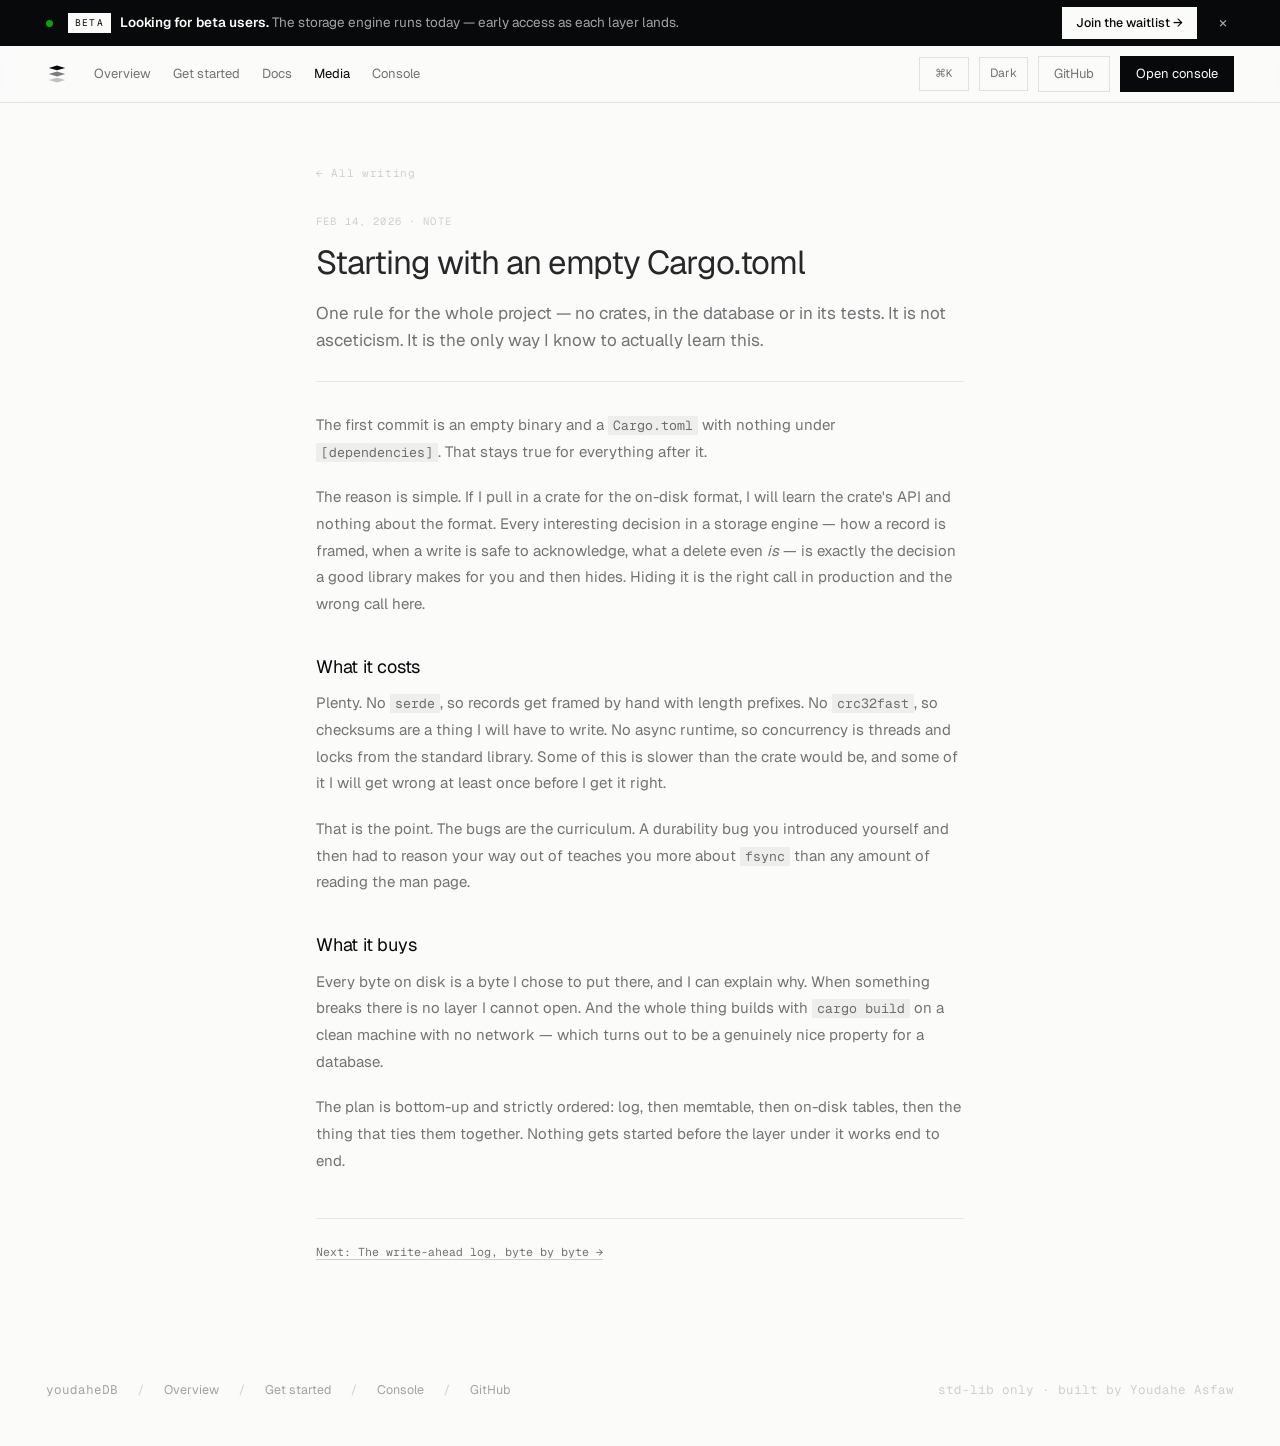
<file: web/post-empty-cargo-toml.html>
<!doctype html>
<html lang="en">
<head>
<meta charset="utf-8">
<link rel="icon" href="favicon.svg" type="image/svg+xml">
<link rel="icon" href="favicon-32.png" sizes="32x32" type="image/png">
<link rel="apple-touch-icon" href="apple-touch-icon.png">
<link rel="manifest" href="site.webmanifest">
<meta name="viewport" content="width=device-width, initial-scale=1">
<title>Starting with an empty Cargo.toml — youdaheDB</title>
<link rel="preconnect" href="https://fonts.googleapis.com">
<link rel="preconnect" href="https://fonts.gstatic.com" crossorigin>
<link href="https://fonts.googleapis.com/css2?family=Geist:wght@300;400;500&family=Geist+Mono:wght@400;500&display=swap" rel="stylesheet">
<script>
/* theme: applied before paint so the page never flashes the wrong mode */
(function(){
  try{
    var saved = localStorage.getItem('ydb-theme');
    var light = saved ? saved === 'light'
      : window.matchMedia('(prefers-color-scheme: light)').matches;
    document.documentElement.className = light ? 'light' : '';
  }catch(e){}
})();
</script>
<link rel="stylesheet" href="app.css?v=20260920">

</head>
<body>

<header class="topnav"><div class="in">
  <a href="home.html" class="logo"><span class="mark"><svg viewBox="0 0 24 24" xmlns="http://www.w3.org/2000/svg" aria-hidden="true"><g fill="currentColor"><path d="M12 2.8 21 5.4 12 8 3 5.4Z"/><path d="M12 9.4 21 12 12 14.6 3 12Z" opacity=".52"/><path d="M12 16 21 18.6 12 21.2 3 18.6Z" opacity=".24"/></g></svg></span></a>
  <nav>
    <a href="home.html">Overview</a>
    <a href="access.html?next=start.html">Get started</a>
    <a href="docs.html">Docs</a>
    <a href="media.html" class="on">Media</a>
    <a href="access.html?next=console.html">Console</a>
  </nav>
  <div class="right">
    <button class="btn kbd-btn" data-palette aria-label="Open command palette" title="Search (⌘K)">⌘K</button>
    <button class="btn" id="theme-toggle" aria-label="Toggle theme">Light</button>
    <a class="btn" href="https://github.com/Youdahe123/youdaheDB" target="_blank" rel="noopener">GitHub</a>
    <a class="btn primary" href="access.html?next=console.html">Open console</a>
  </div>
</div></header>

<script>
(function(){
  var btn = document.getElementById('theme-toggle');
  if(!btn) return;
  var isLight = document.documentElement.classList.contains('light');
  function apply(light){
    isLight = light;
    document.documentElement.classList.toggle('light', light);
    document.body.classList.toggle('light', light);
    btn.textContent = light ? 'Dark' : 'Light';
    btn.setAttribute('aria-pressed', String(light));
    window.dispatchEvent(new CustomEvent('themechange'));
  }
  apply(isLight);
  btn.addEventListener('click', function(){
    apply(!isLight);
    try{ localStorage.setItem('ydb-theme', isLight ? 'light' : 'dark'); }catch(e){}
  });
})();
</script>

<main class="wrap"><article class="article">
  <a class="back" href="media.html">← All writing</a>
  <div class="pmeta">Feb 14, 2026 · note</div>
  <h1>Starting with an empty Cargo.toml</h1>
  <p class="stand">One rule for the whole project — no crates, in the database or in its tests. It is not asceticism. It is the only way I know to actually learn this.</p>

<p>The first commit is an empty binary and a <code>Cargo.toml</code> with nothing under
<code>[dependencies]</code>. That stays true for everything after it.</p>

<p>The reason is simple. If I pull in a crate for the on-disk format, I will learn the crate's API
and nothing about the format. Every interesting decision in a storage engine — how a record is
framed, when a write is safe to acknowledge, what a delete even <i>is</i> — is exactly the decision
a good library makes for you and then hides. Hiding it is the right call in production and the
wrong call here.</p>

<h2>What it costs</h2>

<p>Plenty. No <code>serde</code>, so records get framed by hand with length prefixes. No
<code>crc32fast</code>, so checksums are a thing I will have to write. No async runtime, so
concurrency is threads and locks from the standard library. Some of this is slower than the crate
would be, and some of it I will get wrong at least once before I get it right.</p>

<p>That is the point. The bugs are the curriculum. A durability bug you introduced yourself and then
had to reason your way out of teaches you more about <code>fsync</code> than any amount of reading
the man page.</p>

<h2>What it buys</h2>

<p>Every byte on disk is a byte I chose to put there, and I can explain why. When something breaks
there is no layer I cannot open. And the whole thing builds with <code>cargo build</code> on a
clean machine with no network — which turns out to be a genuinely nice property for a database.</p>

<p>The plan is bottom-up and strictly ordered: log, then memtable, then on-disk tables, then the
thing that ties them together. Nothing gets started before the layer under it works end to end.</p>
  <div class="end"><a href="post-write-ahead-log.html">Next: The write-ahead log, byte by byte →</a></div>
</article></main>

<footer class="foot"><div class="wrap in">
  <span class="mono">youdaheDB</span>
  <span class="sep">/</span><a href="home.html">Overview</a>
  <span class="sep">/</span><a href="access.html?next=start.html">Get started</a>
  <span class="sep">/</span><a href="access.html?next=console.html">Console</a>
  <span class="sep">/</span><a href="https://github.com/Youdahe123/youdaheDB" target="_blank" rel="noopener">GitHub</a>
  <span style="margin-left:auto;color:var(--t4)" class="mono">std-lib only · built by Youdahe Asfaw</span>
</div></footer>

<script>
const links = [...document.querySelectorAll(".toc a")];
const secs  = links.map(a => document.querySelector(a.getAttribute("href")));
const io = new IntersectionObserver(es => es.forEach(e => {
  if (e.isIntersecting){ const i = secs.indexOf(e.target);
    if (i >= 0) links.forEach((a,j) => a.classList.toggle("on", j===i)); }
}), { rootMargin:"-84px 0px -68% 0px" });
secs.forEach(s => s && io.observe(s));
</script>
<div class="cvtip" id="cvtip"></div>
<script src="intro.js?v=20260920"></script>
<script src="site.js?v=20260920"></script>
</body>
</html>
</file>
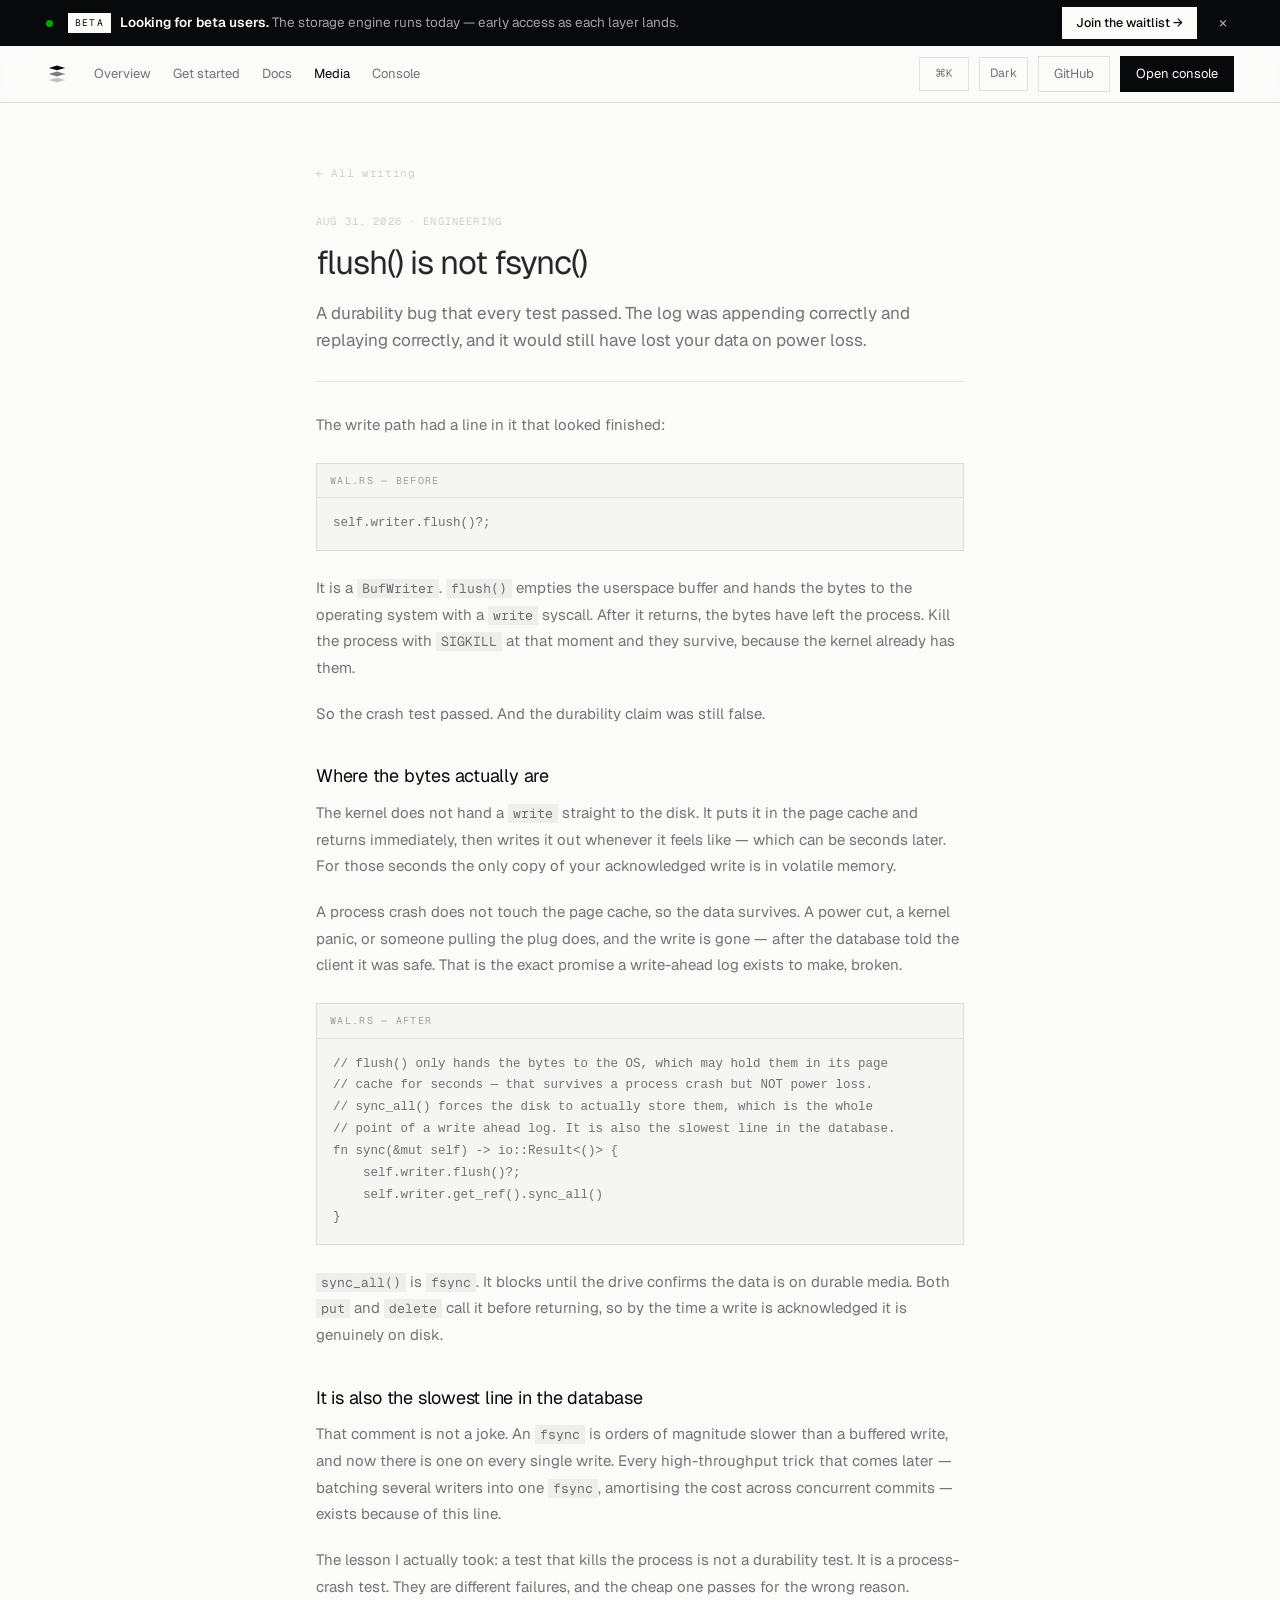
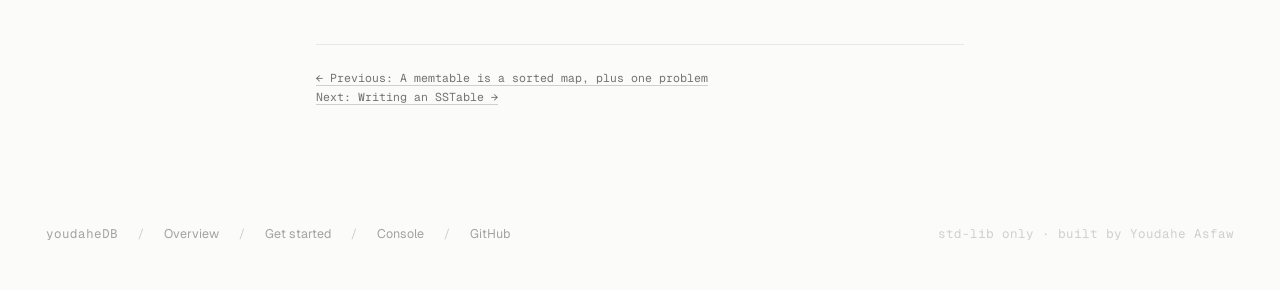
<file: web/post-flush-is-not-fsync.html>
<!doctype html>
<html lang="en">
<head>
<meta charset="utf-8">
<link rel="icon" href="favicon.svg" type="image/svg+xml">
<link rel="icon" href="favicon-32.png" sizes="32x32" type="image/png">
<link rel="apple-touch-icon" href="apple-touch-icon.png">
<link rel="manifest" href="site.webmanifest">
<meta name="viewport" content="width=device-width, initial-scale=1">
<title>flush() is not fsync() — youdaheDB</title>
<link rel="preconnect" href="https://fonts.googleapis.com">
<link rel="preconnect" href="https://fonts.gstatic.com" crossorigin>
<link href="https://fonts.googleapis.com/css2?family=Geist:wght@300;400;500&family=Geist+Mono:wght@400;500&display=swap" rel="stylesheet">
<script>
/* theme: applied before paint so the page never flashes the wrong mode */
(function(){
  try{
    var saved = localStorage.getItem('ydb-theme');
    var light = saved ? saved === 'light'
      : window.matchMedia('(prefers-color-scheme: light)').matches;
    document.documentElement.className = light ? 'light' : '';
  }catch(e){}
})();
</script>
<link rel="stylesheet" href="app.css?v=20260920">

</head>
<body>

<header class="topnav"><div class="in">
  <a href="home.html" class="logo"><span class="mark"><svg viewBox="0 0 24 24" xmlns="http://www.w3.org/2000/svg" aria-hidden="true"><g fill="currentColor"><path d="M12 2.8 21 5.4 12 8 3 5.4Z"/><path d="M12 9.4 21 12 12 14.6 3 12Z" opacity=".52"/><path d="M12 16 21 18.6 12 21.2 3 18.6Z" opacity=".24"/></g></svg></span></a>
  <nav>
    <a href="home.html">Overview</a>
    <a href="access.html?next=start.html">Get started</a>
    <a href="docs.html">Docs</a>
    <a href="media.html" class="on">Media</a>
    <a href="access.html?next=console.html">Console</a>
  </nav>
  <div class="right">
    <button class="btn kbd-btn" data-palette aria-label="Open command palette" title="Search (⌘K)">⌘K</button>
    <button class="btn" id="theme-toggle" aria-label="Toggle theme">Light</button>
    <a class="btn" href="https://github.com/Youdahe123/youdaheDB" target="_blank" rel="noopener">GitHub</a>
    <a class="btn primary" href="access.html?next=console.html">Open console</a>
  </div>
</div></header>

<script>
(function(){
  var btn = document.getElementById('theme-toggle');
  if(!btn) return;
  var isLight = document.documentElement.classList.contains('light');
  function apply(light){
    isLight = light;
    document.documentElement.classList.toggle('light', light);
    document.body.classList.toggle('light', light);
    btn.textContent = light ? 'Dark' : 'Light';
    btn.setAttribute('aria-pressed', String(light));
    window.dispatchEvent(new CustomEvent('themechange'));
  }
  apply(isLight);
  btn.addEventListener('click', function(){
    apply(!isLight);
    try{ localStorage.setItem('ydb-theme', isLight ? 'light' : 'dark'); }catch(e){}
  });
})();
</script>

<main class="wrap"><article class="article">
  <a class="back" href="media.html">← All writing</a>
  <div class="pmeta">Aug 31, 2026 · engineering</div>
  <h1>flush() is not fsync()</h1>
  <p class="stand">A durability bug that every test passed. The log was appending correctly and replaying correctly, and it would still have lost your data on power loss.</p>

<p>The write path had a line in it that looked finished:</p>

<div class="code"><div class="bar"><span>wal.rs — before</span></div><pre>self.writer.flush()?;</pre></div>

<p>It is a <code>BufWriter</code>. <code>flush()</code> empties the userspace buffer and hands the
bytes to the operating system with a <code>write</code> syscall. After it returns, the bytes have
left the process. Kill the process with <code>SIGKILL</code> at that moment and they survive,
because the kernel already has them.</p>

<p>So the crash test passed. And the durability claim was still false.</p>

<h2>Where the bytes actually are</h2>

<p>The kernel does not hand a <code>write</code> straight to the disk. It puts it in the page cache
and returns immediately, then writes it out whenever it feels like — which can be seconds later.
For those seconds the only copy of your acknowledged write is in volatile memory.</p>

<p>A process crash does not touch the page cache, so the data survives. A power cut, a kernel
panic, or someone pulling the plug does, and the write is gone — after the database told the client
it was safe. That is the exact promise a write-ahead log exists to make, broken.</p>

<div class="code"><div class="bar"><span>wal.rs — after</span></div><pre>// flush() only hands the bytes to the OS, which may hold them in its page
// cache for seconds — that survives a process crash but NOT power loss.
// sync_all() forces the disk to actually store them, which is the whole
// point of a write ahead log. It is also the slowest line in the database.
fn sync(&amp;mut self) -&gt; io::Result&lt;()&gt; {
    self.writer.flush()?;
    self.writer.get_ref().sync_all()
}</pre></div>

<p><code>sync_all()</code> is <code>fsync</code>. It blocks until the drive confirms the data is on
durable media. Both <code>put</code> and <code>delete</code> call it before returning, so by the
time a write is acknowledged it is genuinely on disk.</p>

<h2>It is also the slowest line in the database</h2>

<p>That comment is not a joke. An <code>fsync</code> is orders of magnitude slower than a buffered
write, and now there is one on every single write. Every high-throughput trick that comes later —
batching several writers into one <code>fsync</code>, amortising the cost across concurrent
commits — exists because of this line.</p>

<p>The lesson I actually took: a test that kills the process is not a durability test. It is a
process-crash test. They are different failures, and the cheap one passes for the wrong reason.</p>
  <div class="end"><a href="post-memtable-sorted-map.html">← Previous: A memtable is a sorted map, plus one problem</a><br><a href="post-writing-an-sstable.html">Next: Writing an SSTable →</a></div>
</article></main>

<footer class="foot"><div class="wrap in">
  <span class="mono">youdaheDB</span>
  <span class="sep">/</span><a href="home.html">Overview</a>
  <span class="sep">/</span><a href="access.html?next=start.html">Get started</a>
  <span class="sep">/</span><a href="access.html?next=console.html">Console</a>
  <span class="sep">/</span><a href="https://github.com/Youdahe123/youdaheDB" target="_blank" rel="noopener">GitHub</a>
  <span style="margin-left:auto;color:var(--t4)" class="mono">std-lib only · built by Youdahe Asfaw</span>
</div></footer>

<script>
const links = [...document.querySelectorAll(".toc a")];
const secs  = links.map(a => document.querySelector(a.getAttribute("href")));
const io = new IntersectionObserver(es => es.forEach(e => {
  if (e.isIntersecting){ const i = secs.indexOf(e.target);
    if (i >= 0) links.forEach((a,j) => a.classList.toggle("on", j===i)); }
}), { rootMargin:"-84px 0px -68% 0px" });
secs.forEach(s => s && io.observe(s));
</script>
<div class="cvtip" id="cvtip"></div>
<script src="intro.js?v=20260920"></script>
<script src="site.js?v=20260920"></script>
</body>
</html>
</file>
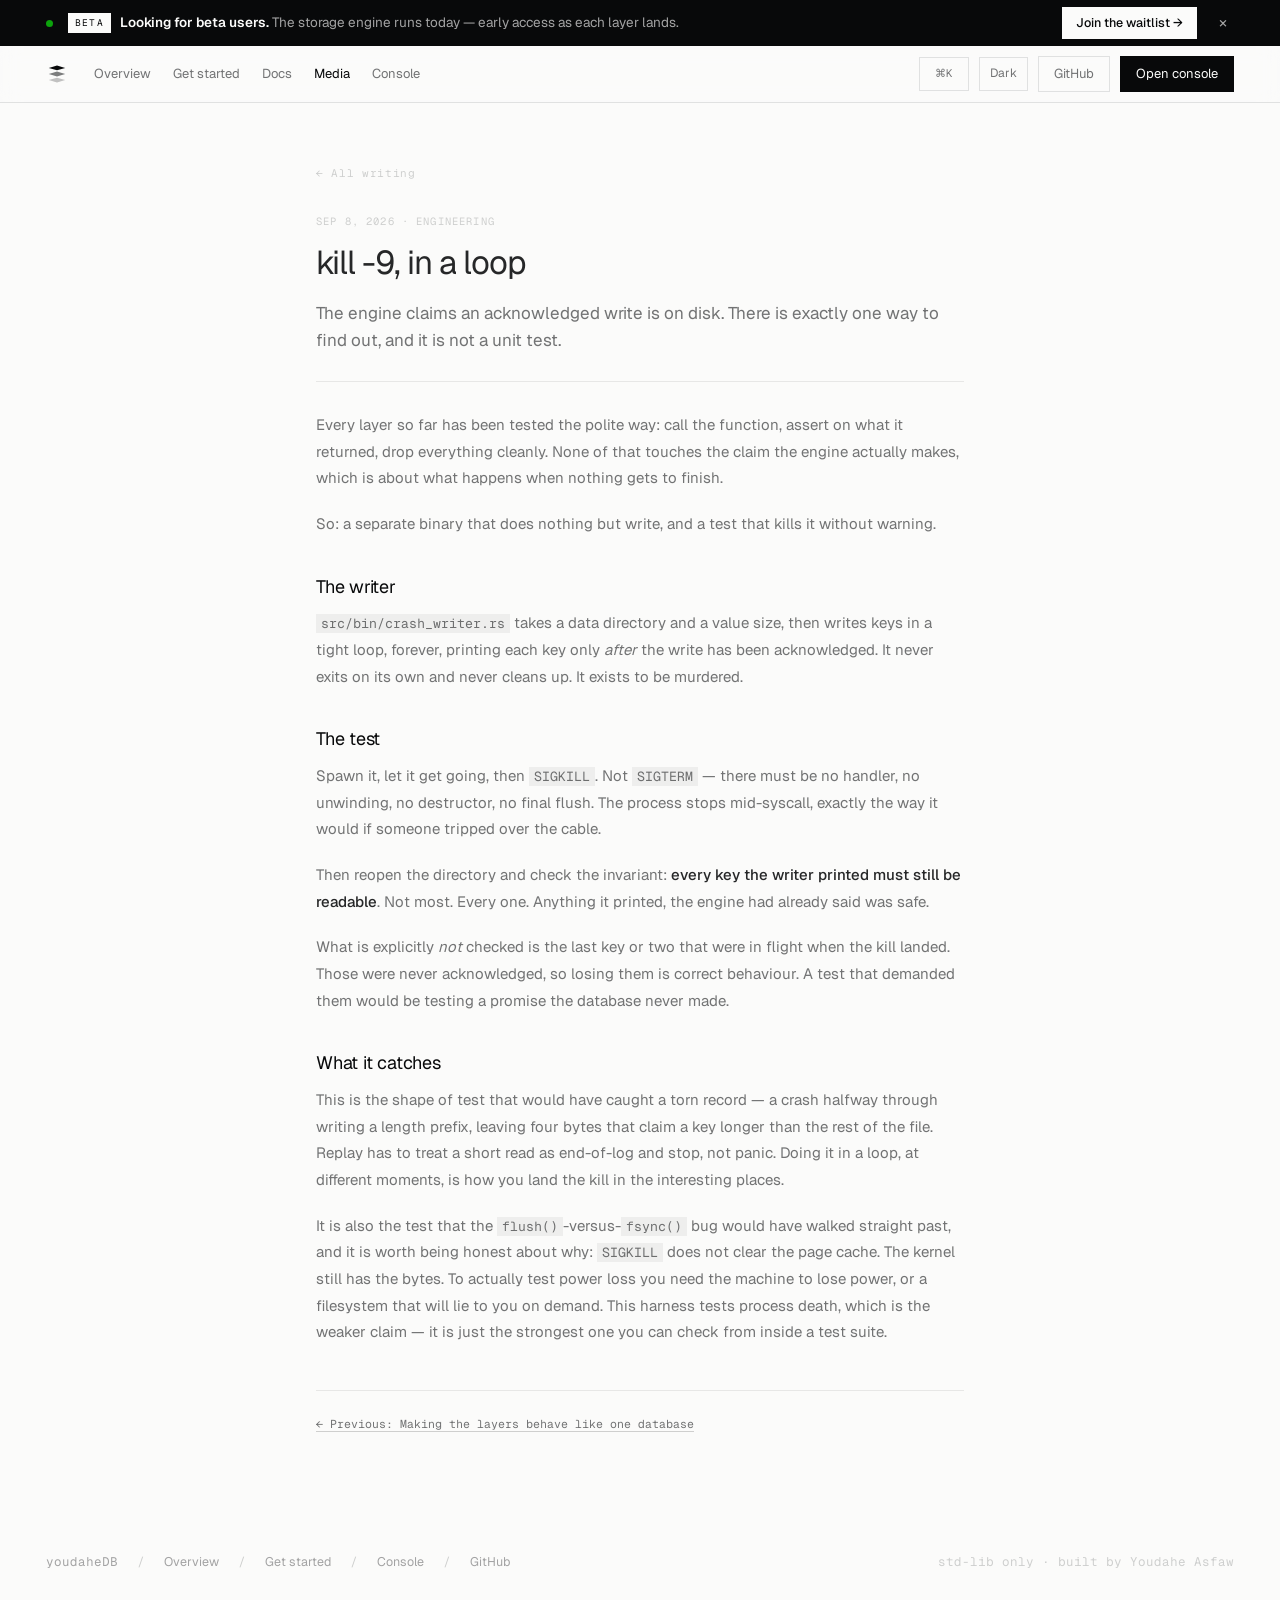
<file: web/post-kill-9-in-a-loop.html>
<!doctype html>
<html lang="en">
<head>
<meta charset="utf-8">
<link rel="icon" href="favicon.svg" type="image/svg+xml">
<link rel="icon" href="favicon-32.png" sizes="32x32" type="image/png">
<link rel="apple-touch-icon" href="apple-touch-icon.png">
<link rel="manifest" href="site.webmanifest">
<meta name="viewport" content="width=device-width, initial-scale=1">
<title>kill -9, in a loop — youdaheDB</title>
<link rel="preconnect" href="https://fonts.googleapis.com">
<link rel="preconnect" href="https://fonts.gstatic.com" crossorigin>
<link href="https://fonts.googleapis.com/css2?family=Geist:wght@300;400;500&family=Geist+Mono:wght@400;500&display=swap" rel="stylesheet">
<script>
/* theme: applied before paint so the page never flashes the wrong mode */
(function(){
  try{
    var saved = localStorage.getItem('ydb-theme');
    var light = saved ? saved === 'light'
      : window.matchMedia('(prefers-color-scheme: light)').matches;
    document.documentElement.className = light ? 'light' : '';
  }catch(e){}
})();
</script>
<link rel="stylesheet" href="app.css?v=20260920">

</head>
<body>

<header class="topnav"><div class="in">
  <a href="home.html" class="logo"><span class="mark"><svg viewBox="0 0 24 24" xmlns="http://www.w3.org/2000/svg" aria-hidden="true"><g fill="currentColor"><path d="M12 2.8 21 5.4 12 8 3 5.4Z"/><path d="M12 9.4 21 12 12 14.6 3 12Z" opacity=".52"/><path d="M12 16 21 18.6 12 21.2 3 18.6Z" opacity=".24"/></g></svg></span></a>
  <nav>
    <a href="home.html">Overview</a>
    <a href="access.html?next=start.html">Get started</a>
    <a href="docs.html">Docs</a>
    <a href="media.html" class="on">Media</a>
    <a href="access.html?next=console.html">Console</a>
  </nav>
  <div class="right">
    <button class="btn kbd-btn" data-palette aria-label="Open command palette" title="Search (⌘K)">⌘K</button>
    <button class="btn" id="theme-toggle" aria-label="Toggle theme">Light</button>
    <a class="btn" href="https://github.com/Youdahe123/youdaheDB" target="_blank" rel="noopener">GitHub</a>
    <a class="btn primary" href="access.html?next=console.html">Open console</a>
  </div>
</div></header>

<script>
(function(){
  var btn = document.getElementById('theme-toggle');
  if(!btn) return;
  var isLight = document.documentElement.classList.contains('light');
  function apply(light){
    isLight = light;
    document.documentElement.classList.toggle('light', light);
    document.body.classList.toggle('light', light);
    btn.textContent = light ? 'Dark' : 'Light';
    btn.setAttribute('aria-pressed', String(light));
    window.dispatchEvent(new CustomEvent('themechange'));
  }
  apply(isLight);
  btn.addEventListener('click', function(){
    apply(!isLight);
    try{ localStorage.setItem('ydb-theme', isLight ? 'light' : 'dark'); }catch(e){}
  });
})();
</script>

<main class="wrap"><article class="article">
  <a class="back" href="media.html">← All writing</a>
  <div class="pmeta">Sep 8, 2026 · engineering</div>
  <h1>kill -9, in a loop</h1>
  <p class="stand">The engine claims an acknowledged write is on disk. There is exactly one way to find out, and it is not a unit test.</p>

<p>Every layer so far has been tested the polite way: call the function, assert on what it returned,
drop everything cleanly. None of that touches the claim the engine actually makes, which is about
what happens when nothing gets to finish.</p>

<p>So: a separate binary that does nothing but write, and a test that kills it without warning.</p>

<h2>The writer</h2>

<p><code>src/bin/crash_writer.rs</code> takes a data directory and a value size, then writes keys in
a tight loop, forever, printing each key only <i>after</i> the write has been acknowledged. It never
exits on its own and never cleans up. It exists to be murdered.</p>

<h2>The test</h2>

<p>Spawn it, let it get going, then <code>SIGKILL</code>. Not <code>SIGTERM</code> — there must be no
handler, no unwinding, no destructor, no final flush. The process stops mid-syscall, exactly the way
it would if someone tripped over the cable.</p>

<p>Then reopen the directory and check the invariant: <b>every key the writer printed must still be
readable</b>. Not most. Every one. Anything it printed, the engine had already said was safe.</p>

<p>What is explicitly <i>not</i> checked is the last key or two that were in flight when the kill
landed. Those were never acknowledged, so losing them is correct behaviour. A test that demanded
them would be testing a promise the database never made.</p>

<h2>What it catches</h2>

<p>This is the shape of test that would have caught a torn record — a crash halfway through writing
a length prefix, leaving four bytes that claim a key longer than the rest of the file. Replay has to
treat a short read as end-of-log and stop, not panic. Doing it in a loop, at different moments,
is how you land the kill in the interesting places.</p>

<p>It is also the test that the <code>flush()</code>-versus-<code>fsync()</code> bug would have
walked straight past, and it is worth being honest about why: <code>SIGKILL</code> does not clear the
page cache. The kernel still has the bytes. To actually test power loss you need the machine to lose
power, or a filesystem that will lie to you on demand. This harness tests process death, which is the
weaker claim — it is just the strongest one you can check from inside a test suite.</p>
  <div class="end"><a href="post-one-database.html">← Previous: Making the layers behave like one database</a></div>
</article></main>

<footer class="foot"><div class="wrap in">
  <span class="mono">youdaheDB</span>
  <span class="sep">/</span><a href="home.html">Overview</a>
  <span class="sep">/</span><a href="access.html?next=start.html">Get started</a>
  <span class="sep">/</span><a href="access.html?next=console.html">Console</a>
  <span class="sep">/</span><a href="https://github.com/Youdahe123/youdaheDB" target="_blank" rel="noopener">GitHub</a>
  <span style="margin-left:auto;color:var(--t4)" class="mono">std-lib only · built by Youdahe Asfaw</span>
</div></footer>

<script>
const links = [...document.querySelectorAll(".toc a")];
const secs  = links.map(a => document.querySelector(a.getAttribute("href")));
const io = new IntersectionObserver(es => es.forEach(e => {
  if (e.isIntersecting){ const i = secs.indexOf(e.target);
    if (i >= 0) links.forEach((a,j) => a.classList.toggle("on", j===i)); }
}), { rootMargin:"-84px 0px -68% 0px" });
secs.forEach(s => s && io.observe(s));
</script>
<div class="cvtip" id="cvtip"></div>
<script src="intro.js?v=20260920"></script>
<script src="site.js?v=20260920"></script>
</body>
</html>
</file>
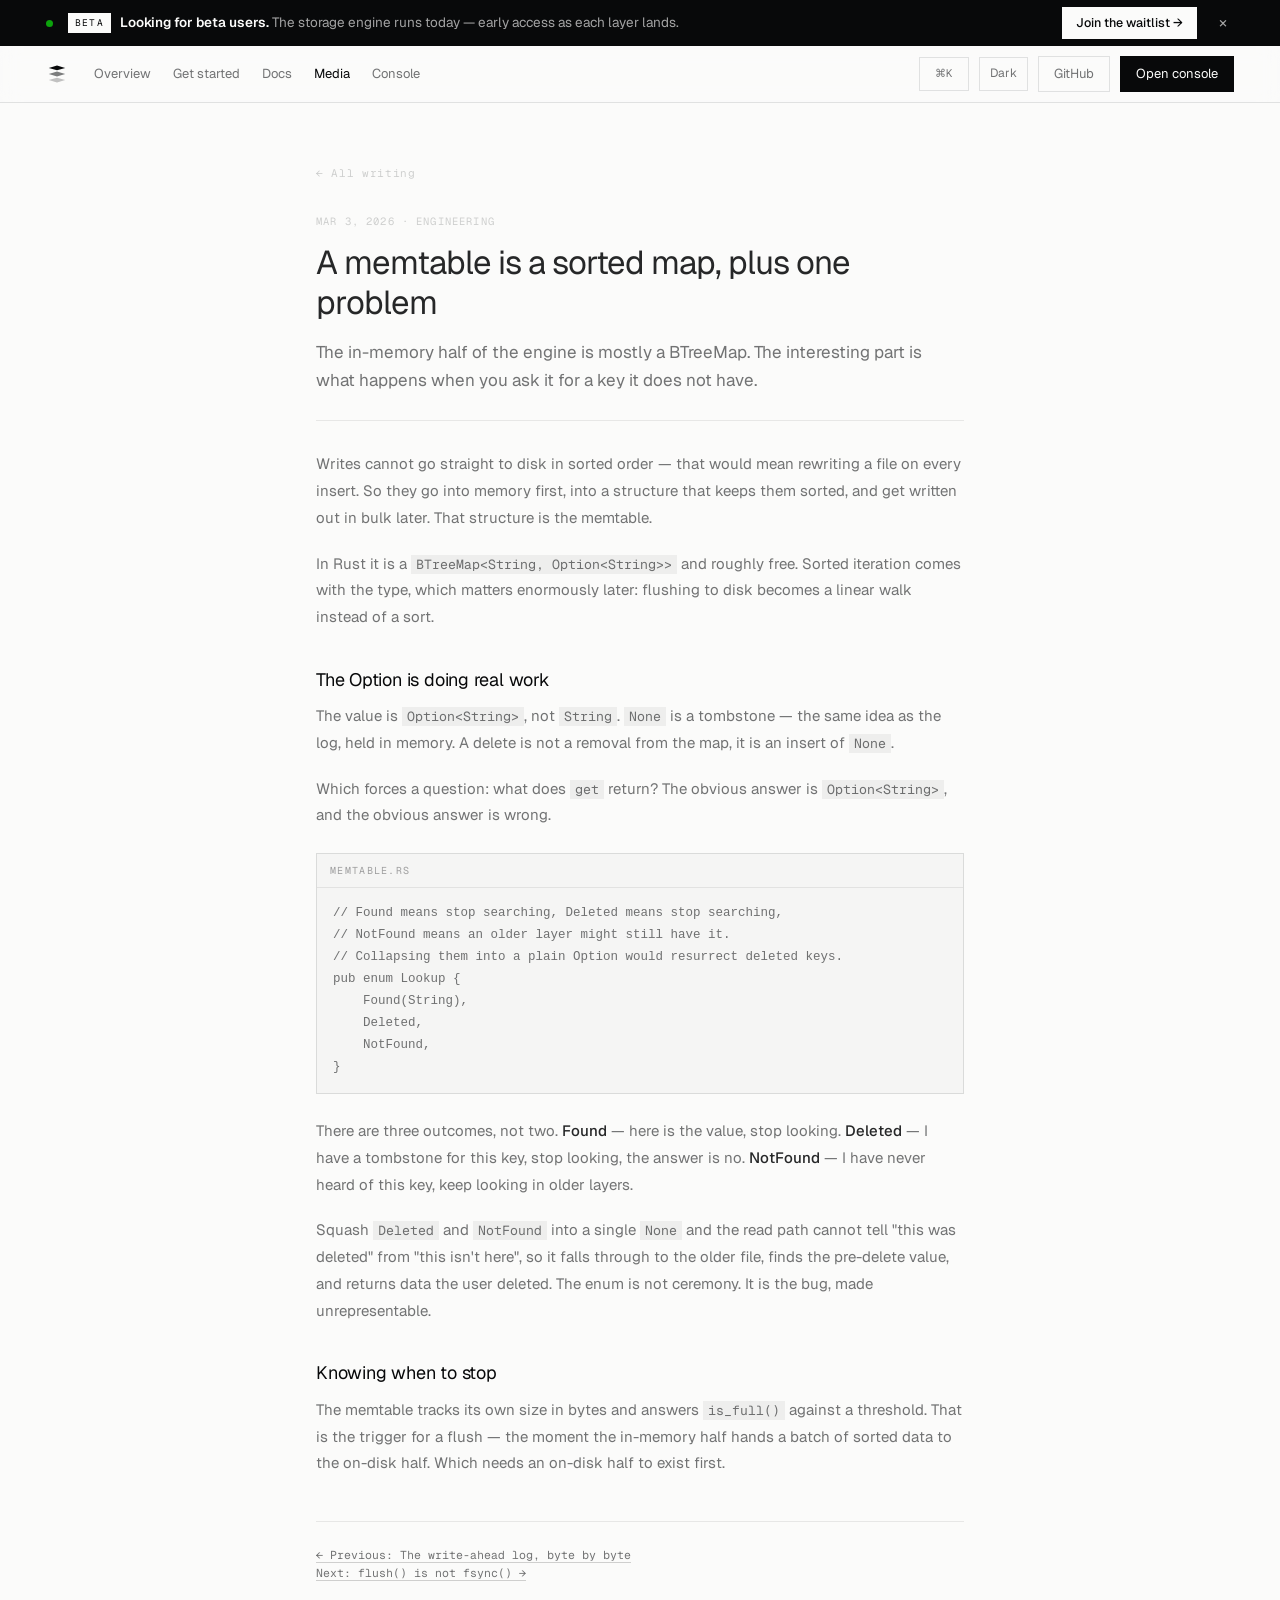
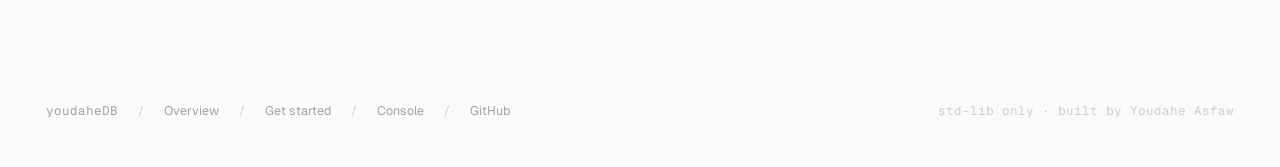
<file: web/post-memtable-sorted-map.html>
<!doctype html>
<html lang="en">
<head>
<meta charset="utf-8">
<link rel="icon" href="favicon.svg" type="image/svg+xml">
<link rel="icon" href="favicon-32.png" sizes="32x32" type="image/png">
<link rel="apple-touch-icon" href="apple-touch-icon.png">
<link rel="manifest" href="site.webmanifest">
<meta name="viewport" content="width=device-width, initial-scale=1">
<title>A memtable is a sorted map, plus one problem — youdaheDB</title>
<link rel="preconnect" href="https://fonts.googleapis.com">
<link rel="preconnect" href="https://fonts.gstatic.com" crossorigin>
<link href="https://fonts.googleapis.com/css2?family=Geist:wght@300;400;500&family=Geist+Mono:wght@400;500&display=swap" rel="stylesheet">
<script>
/* theme: applied before paint so the page never flashes the wrong mode */
(function(){
  try{
    var saved = localStorage.getItem('ydb-theme');
    var light = saved ? saved === 'light'
      : window.matchMedia('(prefers-color-scheme: light)').matches;
    document.documentElement.className = light ? 'light' : '';
  }catch(e){}
})();
</script>
<link rel="stylesheet" href="app.css?v=20260920">

</head>
<body>

<header class="topnav"><div class="in">
  <a href="home.html" class="logo"><span class="mark"><svg viewBox="0 0 24 24" xmlns="http://www.w3.org/2000/svg" aria-hidden="true"><g fill="currentColor"><path d="M12 2.8 21 5.4 12 8 3 5.4Z"/><path d="M12 9.4 21 12 12 14.6 3 12Z" opacity=".52"/><path d="M12 16 21 18.6 12 21.2 3 18.6Z" opacity=".24"/></g></svg></span></a>
  <nav>
    <a href="home.html">Overview</a>
    <a href="access.html?next=start.html">Get started</a>
    <a href="docs.html">Docs</a>
    <a href="media.html" class="on">Media</a>
    <a href="access.html?next=console.html">Console</a>
  </nav>
  <div class="right">
    <button class="btn kbd-btn" data-palette aria-label="Open command palette" title="Search (⌘K)">⌘K</button>
    <button class="btn" id="theme-toggle" aria-label="Toggle theme">Light</button>
    <a class="btn" href="https://github.com/Youdahe123/youdaheDB" target="_blank" rel="noopener">GitHub</a>
    <a class="btn primary" href="access.html?next=console.html">Open console</a>
  </div>
</div></header>

<script>
(function(){
  var btn = document.getElementById('theme-toggle');
  if(!btn) return;
  var isLight = document.documentElement.classList.contains('light');
  function apply(light){
    isLight = light;
    document.documentElement.classList.toggle('light', light);
    document.body.classList.toggle('light', light);
    btn.textContent = light ? 'Dark' : 'Light';
    btn.setAttribute('aria-pressed', String(light));
    window.dispatchEvent(new CustomEvent('themechange'));
  }
  apply(isLight);
  btn.addEventListener('click', function(){
    apply(!isLight);
    try{ localStorage.setItem('ydb-theme', isLight ? 'light' : 'dark'); }catch(e){}
  });
})();
</script>

<main class="wrap"><article class="article">
  <a class="back" href="media.html">← All writing</a>
  <div class="pmeta">Mar 3, 2026 · engineering</div>
  <h1>A memtable is a sorted map, plus one problem</h1>
  <p class="stand">The in-memory half of the engine is mostly a BTreeMap. The interesting part is what happens when you ask it for a key it does not have.</p>

<p>Writes cannot go straight to disk in sorted order — that would mean rewriting a file on every
insert. So they go into memory first, into a structure that keeps them sorted, and get written out
in bulk later. That structure is the memtable.</p>

<p>In Rust it is a <code>BTreeMap&lt;String, Option&lt;String&gt;&gt;</code> and roughly free.
Sorted iteration comes with the type, which matters enormously later: flushing to disk becomes a
linear walk instead of a sort.</p>

<h2>The Option is doing real work</h2>

<p>The value is <code>Option&lt;String&gt;</code>, not <code>String</code>. <code>None</code> is a
tombstone — the same idea as the log, held in memory. A delete is not a removal from the map, it is
an insert of <code>None</code>.</p>

<p>Which forces a question: what does <code>get</code> return? The obvious answer is
<code>Option&lt;String&gt;</code>, and the obvious answer is wrong.</p>

<div class="code"><div class="bar"><span>memtable.rs</span></div><pre>// Found means stop searching, Deleted means stop searching,
// NotFound means an older layer might still have it.
// Collapsing them into a plain Option would resurrect deleted keys.
pub enum Lookup {
    Found(String),
    Deleted,
    NotFound,
}</pre></div>

<p>There are three outcomes, not two. <b>Found</b> — here is the value, stop looking.
<b>Deleted</b> — I have a tombstone for this key, stop looking, the answer is no.
<b>NotFound</b> — I have never heard of this key, keep looking in older layers.</p>

<p>Squash <code>Deleted</code> and <code>NotFound</code> into a single <code>None</code> and the
read path cannot tell "this was deleted" from "this isn't here", so it falls through to the older
file, finds the pre-delete value, and returns data the user deleted. The enum is not ceremony. It
is the bug, made unrepresentable.</p>

<h2>Knowing when to stop</h2>

<p>The memtable tracks its own size in bytes and answers <code>is_full()</code> against a
threshold. That is the trigger for a flush — the moment the in-memory half hands a batch of sorted
data to the on-disk half. Which needs an on-disk half to exist first.</p>
  <div class="end"><a href="post-write-ahead-log.html">← Previous: The write-ahead log, byte by byte</a><br><a href="post-flush-is-not-fsync.html">Next: flush() is not fsync() →</a></div>
</article></main>

<footer class="foot"><div class="wrap in">
  <span class="mono">youdaheDB</span>
  <span class="sep">/</span><a href="home.html">Overview</a>
  <span class="sep">/</span><a href="access.html?next=start.html">Get started</a>
  <span class="sep">/</span><a href="access.html?next=console.html">Console</a>
  <span class="sep">/</span><a href="https://github.com/Youdahe123/youdaheDB" target="_blank" rel="noopener">GitHub</a>
  <span style="margin-left:auto;color:var(--t4)" class="mono">std-lib only · built by Youdahe Asfaw</span>
</div></footer>

<script>
const links = [...document.querySelectorAll(".toc a")];
const secs  = links.map(a => document.querySelector(a.getAttribute("href")));
const io = new IntersectionObserver(es => es.forEach(e => {
  if (e.isIntersecting){ const i = secs.indexOf(e.target);
    if (i >= 0) links.forEach((a,j) => a.classList.toggle("on", j===i)); }
}), { rootMargin:"-84px 0px -68% 0px" });
secs.forEach(s => s && io.observe(s));
</script>
<div class="cvtip" id="cvtip"></div>
<script src="intro.js?v=20260920"></script>
<script src="site.js?v=20260920"></script>
</body>
</html>
</file>
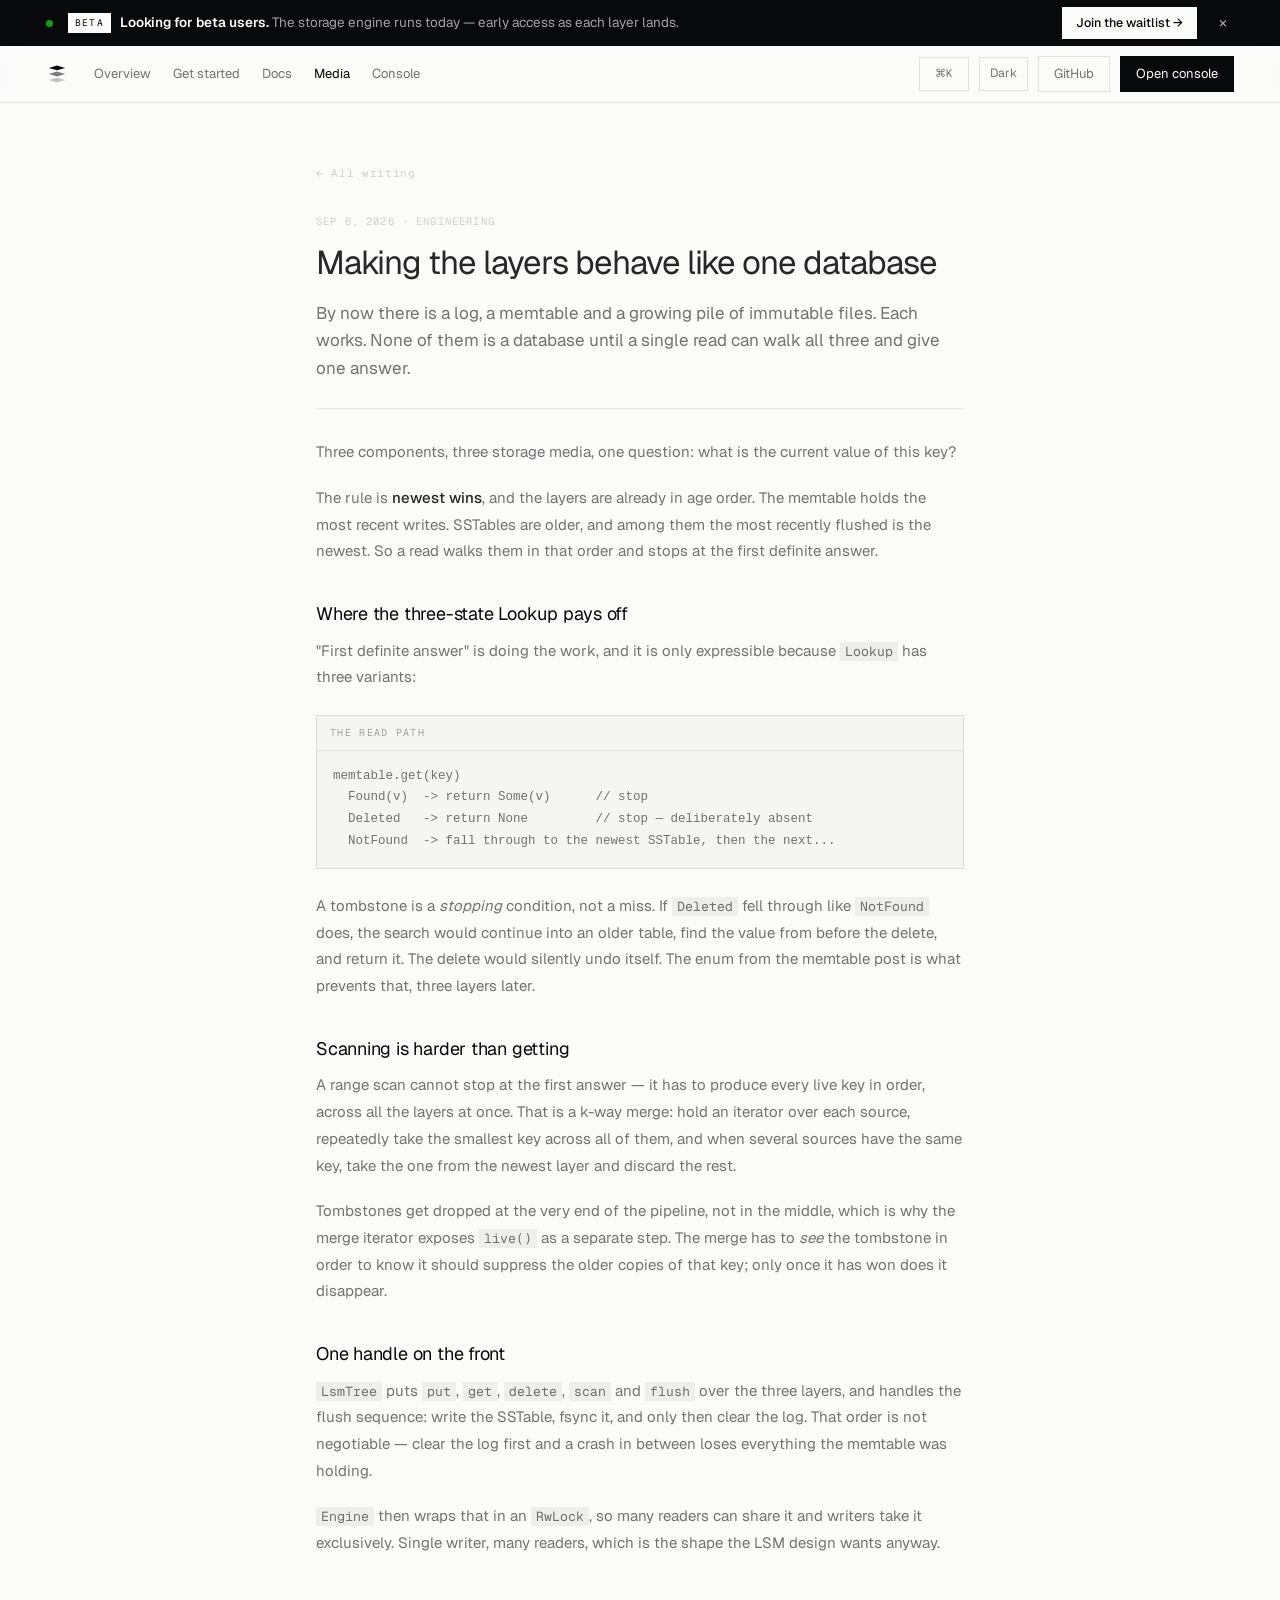
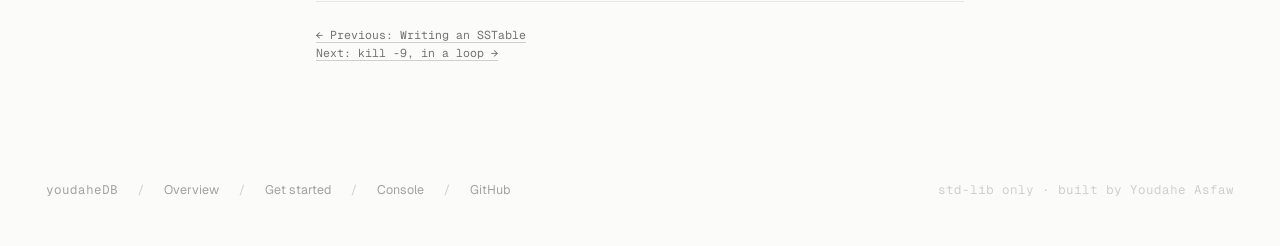
<file: web/post-one-database.html>
<!doctype html>
<html lang="en">
<head>
<meta charset="utf-8">
<link rel="icon" href="favicon.svg" type="image/svg+xml">
<link rel="icon" href="favicon-32.png" sizes="32x32" type="image/png">
<link rel="apple-touch-icon" href="apple-touch-icon.png">
<link rel="manifest" href="site.webmanifest">
<meta name="viewport" content="width=device-width, initial-scale=1">
<title>Making the layers behave like one database — youdaheDB</title>
<link rel="preconnect" href="https://fonts.googleapis.com">
<link rel="preconnect" href="https://fonts.gstatic.com" crossorigin>
<link href="https://fonts.googleapis.com/css2?family=Geist:wght@300;400;500&family=Geist+Mono:wght@400;500&display=swap" rel="stylesheet">
<script>
/* theme: applied before paint so the page never flashes the wrong mode */
(function(){
  try{
    var saved = localStorage.getItem('ydb-theme');
    var light = saved ? saved === 'light'
      : window.matchMedia('(prefers-color-scheme: light)').matches;
    document.documentElement.className = light ? 'light' : '';
  }catch(e){}
})();
</script>
<link rel="stylesheet" href="app.css?v=20260920">

</head>
<body>

<header class="topnav"><div class="in">
  <a href="home.html" class="logo"><span class="mark"><svg viewBox="0 0 24 24" xmlns="http://www.w3.org/2000/svg" aria-hidden="true"><g fill="currentColor"><path d="M12 2.8 21 5.4 12 8 3 5.4Z"/><path d="M12 9.4 21 12 12 14.6 3 12Z" opacity=".52"/><path d="M12 16 21 18.6 12 21.2 3 18.6Z" opacity=".24"/></g></svg></span></a>
  <nav>
    <a href="home.html">Overview</a>
    <a href="access.html?next=start.html">Get started</a>
    <a href="docs.html">Docs</a>
    <a href="media.html" class="on">Media</a>
    <a href="access.html?next=console.html">Console</a>
  </nav>
  <div class="right">
    <button class="btn kbd-btn" data-palette aria-label="Open command palette" title="Search (⌘K)">⌘K</button>
    <button class="btn" id="theme-toggle" aria-label="Toggle theme">Light</button>
    <a class="btn" href="https://github.com/Youdahe123/youdaheDB" target="_blank" rel="noopener">GitHub</a>
    <a class="btn primary" href="access.html?next=console.html">Open console</a>
  </div>
</div></header>

<script>
(function(){
  var btn = document.getElementById('theme-toggle');
  if(!btn) return;
  var isLight = document.documentElement.classList.contains('light');
  function apply(light){
    isLight = light;
    document.documentElement.classList.toggle('light', light);
    document.body.classList.toggle('light', light);
    btn.textContent = light ? 'Dark' : 'Light';
    btn.setAttribute('aria-pressed', String(light));
    window.dispatchEvent(new CustomEvent('themechange'));
  }
  apply(isLight);
  btn.addEventListener('click', function(){
    apply(!isLight);
    try{ localStorage.setItem('ydb-theme', isLight ? 'light' : 'dark'); }catch(e){}
  });
})();
</script>

<main class="wrap"><article class="article">
  <a class="back" href="media.html">← All writing</a>
  <div class="pmeta">Sep 6, 2026 · engineering</div>
  <h1>Making the layers behave like one database</h1>
  <p class="stand">By now there is a log, a memtable and a growing pile of immutable files. Each works. None of them is a database until a single read can walk all three and give one answer.</p>

<p>Three components, three storage media, one question: what is the current value of this key?</p>

<p>The rule is <b>newest wins</b>, and the layers are already in age order. The memtable holds the
most recent writes. SSTables are older, and among them the most recently flushed is the newest. So a
read walks them in that order and stops at the first definite answer.</p>

<h2>Where the three-state Lookup pays off</h2>

<p>"First definite answer" is doing the work, and it is only expressible because
<code>Lookup</code> has three variants:</p>

<div class="code"><div class="bar"><span>the read path</span></div><pre>memtable.get(key)
  Found(v)  -&gt; return Some(v)      // stop
  Deleted   -&gt; return None         // stop — deliberately absent
  NotFound  -&gt; fall through to the newest SSTable, then the next...</pre></div>

<p>A tombstone is a <i>stopping</i> condition, not a miss. If <code>Deleted</code> fell through like
<code>NotFound</code> does, the search would continue into an older table, find the value from
before the delete, and return it. The delete would silently undo itself. The enum from the memtable
post is what prevents that, three layers later.</p>

<h2>Scanning is harder than getting</h2>

<p>A range scan cannot stop at the first answer — it has to produce every live key in order, across
all the layers at once. That is a k-way merge: hold an iterator over each source, repeatedly take
the smallest key across all of them, and when several sources have the same key, take the one from
the newest layer and discard the rest.</p>

<p>Tombstones get dropped at the very end of the pipeline, not in the middle, which is why the merge
iterator exposes <code>live()</code> as a separate step. The merge has to <i>see</i> the tombstone in
order to know it should suppress the older copies of that key; only once it has won does it
disappear.</p>

<h2>One handle on the front</h2>

<p><code>LsmTree</code> puts <code>put</code>, <code>get</code>, <code>delete</code>,
<code>scan</code> and <code>flush</code> over the three layers, and handles the flush sequence:
write the SSTable, fsync it, and only then clear the log. That order is not negotiable — clear the
log first and a crash in between loses everything the memtable was holding.</p>

<p><code>Engine</code> then wraps that in an <code>RwLock</code>, so many readers can share it and
writers take it exclusively. Single writer, many readers, which is the shape the LSM design wants
anyway.</p>
  <div class="end"><a href="post-writing-an-sstable.html">← Previous: Writing an SSTable</a><br><a href="post-kill-9-in-a-loop.html">Next: kill -9, in a loop →</a></div>
</article></main>

<footer class="foot"><div class="wrap in">
  <span class="mono">youdaheDB</span>
  <span class="sep">/</span><a href="home.html">Overview</a>
  <span class="sep">/</span><a href="access.html?next=start.html">Get started</a>
  <span class="sep">/</span><a href="access.html?next=console.html">Console</a>
  <span class="sep">/</span><a href="https://github.com/Youdahe123/youdaheDB" target="_blank" rel="noopener">GitHub</a>
  <span style="margin-left:auto;color:var(--t4)" class="mono">std-lib only · built by Youdahe Asfaw</span>
</div></footer>

<script>
const links = [...document.querySelectorAll(".toc a")];
const secs  = links.map(a => document.querySelector(a.getAttribute("href")));
const io = new IntersectionObserver(es => es.forEach(e => {
  if (e.isIntersecting){ const i = secs.indexOf(e.target);
    if (i >= 0) links.forEach((a,j) => a.classList.toggle("on", j===i)); }
}), { rootMargin:"-84px 0px -68% 0px" });
secs.forEach(s => s && io.observe(s));
</script>
<div class="cvtip" id="cvtip"></div>
<script src="intro.js?v=20260920"></script>
<script src="site.js?v=20260920"></script>
</body>
</html>
</file>
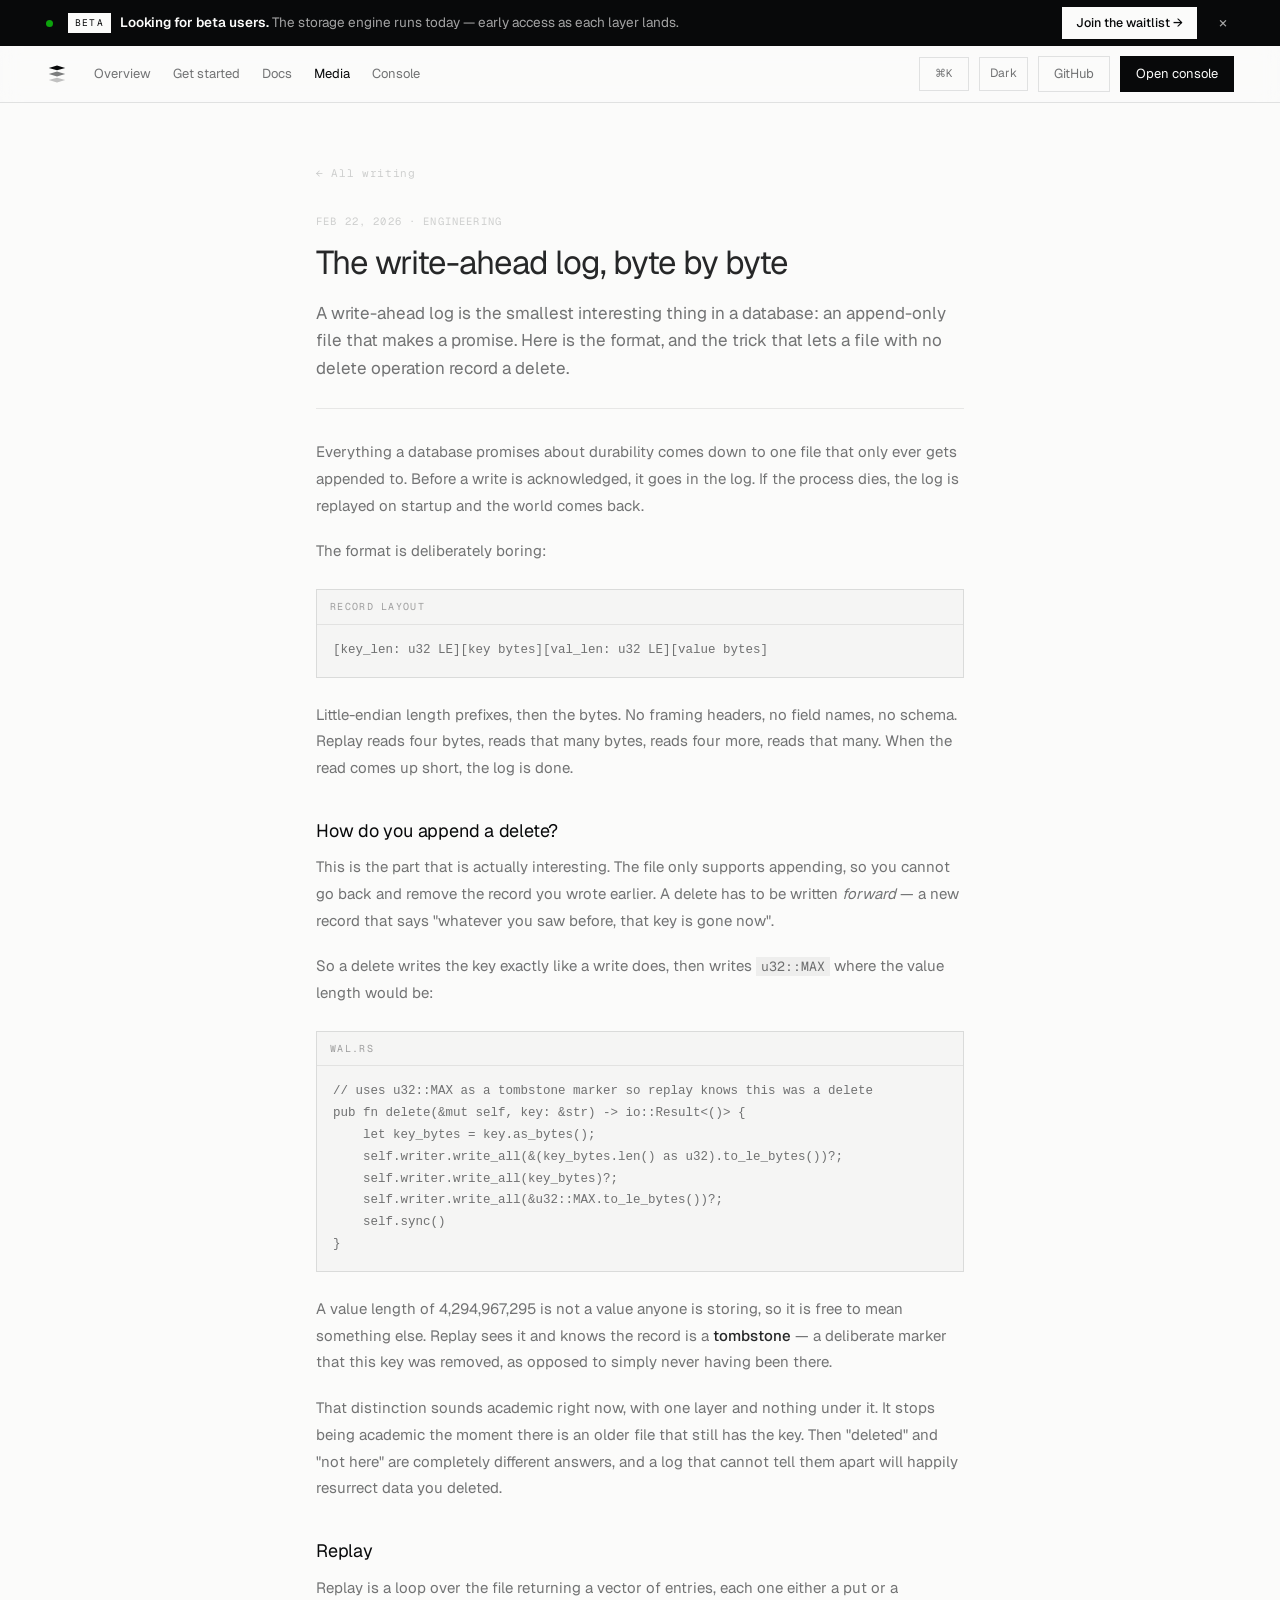
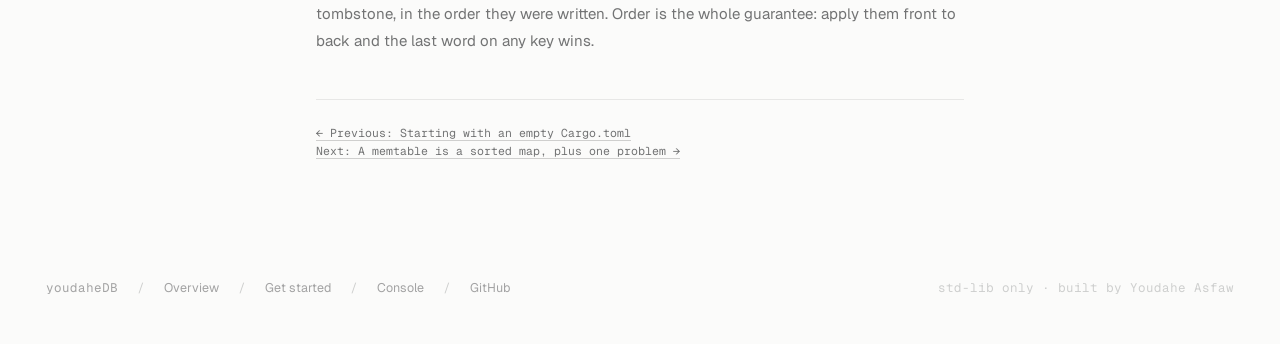
<file: web/post-write-ahead-log.html>
<!doctype html>
<html lang="en">
<head>
<meta charset="utf-8">
<link rel="icon" href="favicon.svg" type="image/svg+xml">
<link rel="icon" href="favicon-32.png" sizes="32x32" type="image/png">
<link rel="apple-touch-icon" href="apple-touch-icon.png">
<link rel="manifest" href="site.webmanifest">
<meta name="viewport" content="width=device-width, initial-scale=1">
<title>The write-ahead log, byte by byte — youdaheDB</title>
<link rel="preconnect" href="https://fonts.googleapis.com">
<link rel="preconnect" href="https://fonts.gstatic.com" crossorigin>
<link href="https://fonts.googleapis.com/css2?family=Geist:wght@300;400;500&family=Geist+Mono:wght@400;500&display=swap" rel="stylesheet">
<script>
/* theme: applied before paint so the page never flashes the wrong mode */
(function(){
  try{
    var saved = localStorage.getItem('ydb-theme');
    var light = saved ? saved === 'light'
      : window.matchMedia('(prefers-color-scheme: light)').matches;
    document.documentElement.className = light ? 'light' : '';
  }catch(e){}
})();
</script>
<link rel="stylesheet" href="app.css?v=20260920">

</head>
<body>

<header class="topnav"><div class="in">
  <a href="home.html" class="logo"><span class="mark"><svg viewBox="0 0 24 24" xmlns="http://www.w3.org/2000/svg" aria-hidden="true"><g fill="currentColor"><path d="M12 2.8 21 5.4 12 8 3 5.4Z"/><path d="M12 9.4 21 12 12 14.6 3 12Z" opacity=".52"/><path d="M12 16 21 18.6 12 21.2 3 18.6Z" opacity=".24"/></g></svg></span></a>
  <nav>
    <a href="home.html">Overview</a>
    <a href="access.html?next=start.html">Get started</a>
    <a href="docs.html">Docs</a>
    <a href="media.html" class="on">Media</a>
    <a href="access.html?next=console.html">Console</a>
  </nav>
  <div class="right">
    <button class="btn kbd-btn" data-palette aria-label="Open command palette" title="Search (⌘K)">⌘K</button>
    <button class="btn" id="theme-toggle" aria-label="Toggle theme">Light</button>
    <a class="btn" href="https://github.com/Youdahe123/youdaheDB" target="_blank" rel="noopener">GitHub</a>
    <a class="btn primary" href="access.html?next=console.html">Open console</a>
  </div>
</div></header>

<script>
(function(){
  var btn = document.getElementById('theme-toggle');
  if(!btn) return;
  var isLight = document.documentElement.classList.contains('light');
  function apply(light){
    isLight = light;
    document.documentElement.classList.toggle('light', light);
    document.body.classList.toggle('light', light);
    btn.textContent = light ? 'Dark' : 'Light';
    btn.setAttribute('aria-pressed', String(light));
    window.dispatchEvent(new CustomEvent('themechange'));
  }
  apply(isLight);
  btn.addEventListener('click', function(){
    apply(!isLight);
    try{ localStorage.setItem('ydb-theme', isLight ? 'light' : 'dark'); }catch(e){}
  });
})();
</script>

<main class="wrap"><article class="article">
  <a class="back" href="media.html">← All writing</a>
  <div class="pmeta">Feb 22, 2026 · engineering</div>
  <h1>The write-ahead log, byte by byte</h1>
  <p class="stand">A write-ahead log is the smallest interesting thing in a database: an append-only file that makes a promise. Here is the format, and the trick that lets a file with no delete operation record a delete.</p>

<p>Everything a database promises about durability comes down to one file that only ever gets
appended to. Before a write is acknowledged, it goes in the log. If the process dies, the log is
replayed on startup and the world comes back.</p>

<p>The format is deliberately boring:</p>

<div class="code"><div class="bar"><span>record layout</span></div><pre>[key_len: u32 LE][key bytes][val_len: u32 LE][value bytes]</pre></div>

<p>Little-endian length prefixes, then the bytes. No framing headers, no field names, no schema.
Replay reads four bytes, reads that many bytes, reads four more, reads that many. When the read
comes up short, the log is done.</p>

<h2>How do you append a delete?</h2>

<p>This is the part that is actually interesting. The file only supports appending, so you cannot
go back and remove the record you wrote earlier. A delete has to be written <i>forward</i> — a new
record that says "whatever you saw before, that key is gone now".</p>

<p>So a delete writes the key exactly like a write does, then writes <code>u32::MAX</code> where
the value length would be:</p>

<div class="code"><div class="bar"><span>wal.rs</span></div><pre>// uses u32::MAX as a tombstone marker so replay knows this was a delete
pub fn delete(&amp;mut self, key: &amp;str) -&gt; io::Result&lt;()&gt; {
    let key_bytes = key.as_bytes();
    self.writer.write_all(&amp;(key_bytes.len() as u32).to_le_bytes())?;
    self.writer.write_all(key_bytes)?;
    self.writer.write_all(&amp;u32::MAX.to_le_bytes())?;
    self.sync()
}</pre></div>

<p>A value length of 4,294,967,295 is not a value anyone is storing, so it is free to mean something
else. Replay sees it and knows the record is a <b>tombstone</b> — a deliberate marker that this key
was removed, as opposed to simply never having been there.</p>

<p>That distinction sounds academic right now, with one layer and nothing under it. It stops being
academic the moment there is an older file that still has the key. Then "deleted" and "not here"
are completely different answers, and a log that cannot tell them apart will happily resurrect data
you deleted.</p>

<h2>Replay</h2>

<p>Replay is a loop over the file returning a vector of entries, each one either a put or a
tombstone, in the order they were written. Order is the whole guarantee: apply them front to back
and the last word on any key wins.</p>
  <div class="end"><a href="post-empty-cargo-toml.html">← Previous: Starting with an empty Cargo.toml</a><br><a href="post-memtable-sorted-map.html">Next: A memtable is a sorted map, plus one problem →</a></div>
</article></main>

<footer class="foot"><div class="wrap in">
  <span class="mono">youdaheDB</span>
  <span class="sep">/</span><a href="home.html">Overview</a>
  <span class="sep">/</span><a href="access.html?next=start.html">Get started</a>
  <span class="sep">/</span><a href="access.html?next=console.html">Console</a>
  <span class="sep">/</span><a href="https://github.com/Youdahe123/youdaheDB" target="_blank" rel="noopener">GitHub</a>
  <span style="margin-left:auto;color:var(--t4)" class="mono">std-lib only · built by Youdahe Asfaw</span>
</div></footer>

<script>
const links = [...document.querySelectorAll(".toc a")];
const secs  = links.map(a => document.querySelector(a.getAttribute("href")));
const io = new IntersectionObserver(es => es.forEach(e => {
  if (e.isIntersecting){ const i = secs.indexOf(e.target);
    if (i >= 0) links.forEach((a,j) => a.classList.toggle("on", j===i)); }
}), { rootMargin:"-84px 0px -68% 0px" });
secs.forEach(s => s && io.observe(s));
</script>
<div class="cvtip" id="cvtip"></div>
<script src="intro.js?v=20260920"></script>
<script src="site.js?v=20260920"></script>
</body>
</html>
</file>
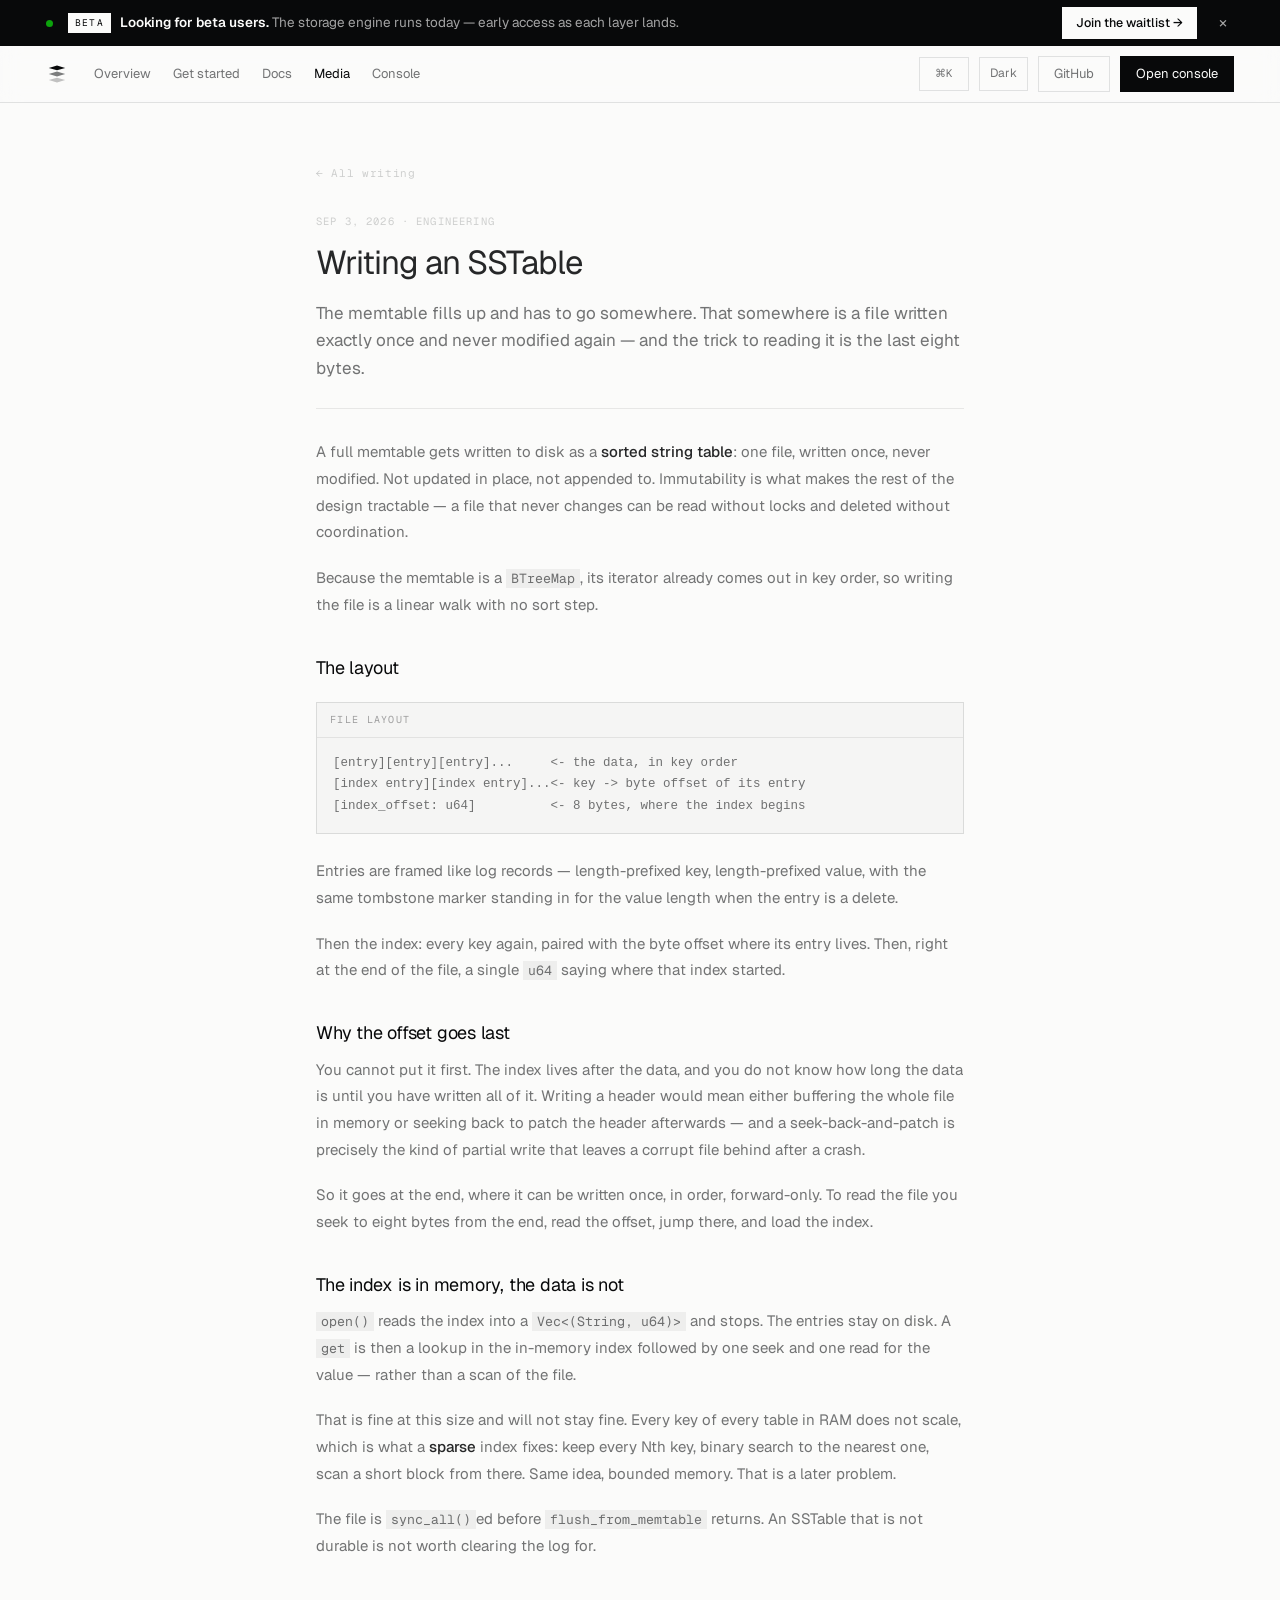
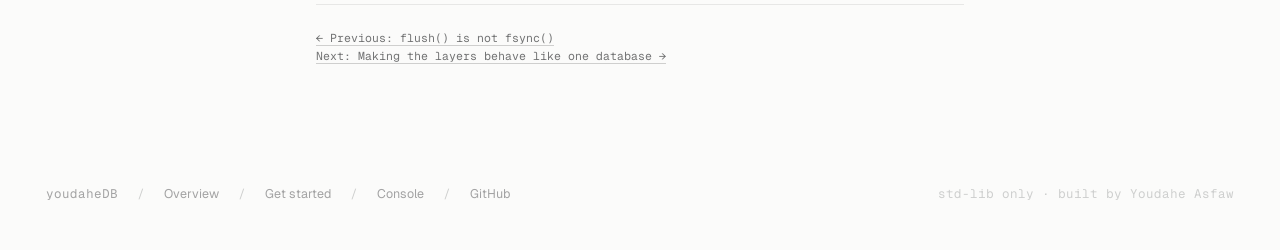
<file: web/post-writing-an-sstable.html>
<!doctype html>
<html lang="en">
<head>
<meta charset="utf-8">
<link rel="icon" href="favicon.svg" type="image/svg+xml">
<link rel="icon" href="favicon-32.png" sizes="32x32" type="image/png">
<link rel="apple-touch-icon" href="apple-touch-icon.png">
<link rel="manifest" href="site.webmanifest">
<meta name="viewport" content="width=device-width, initial-scale=1">
<title>Writing an SSTable — youdaheDB</title>
<link rel="preconnect" href="https://fonts.googleapis.com">
<link rel="preconnect" href="https://fonts.gstatic.com" crossorigin>
<link href="https://fonts.googleapis.com/css2?family=Geist:wght@300;400;500&family=Geist+Mono:wght@400;500&display=swap" rel="stylesheet">
<script>
/* theme: applied before paint so the page never flashes the wrong mode */
(function(){
  try{
    var saved = localStorage.getItem('ydb-theme');
    var light = saved ? saved === 'light'
      : window.matchMedia('(prefers-color-scheme: light)').matches;
    document.documentElement.className = light ? 'light' : '';
  }catch(e){}
})();
</script>
<link rel="stylesheet" href="app.css?v=20260920">

</head>
<body>

<header class="topnav"><div class="in">
  <a href="home.html" class="logo"><span class="mark"><svg viewBox="0 0 24 24" xmlns="http://www.w3.org/2000/svg" aria-hidden="true"><g fill="currentColor"><path d="M12 2.8 21 5.4 12 8 3 5.4Z"/><path d="M12 9.4 21 12 12 14.6 3 12Z" opacity=".52"/><path d="M12 16 21 18.6 12 21.2 3 18.6Z" opacity=".24"/></g></svg></span></a>
  <nav>
    <a href="home.html">Overview</a>
    <a href="access.html?next=start.html">Get started</a>
    <a href="docs.html">Docs</a>
    <a href="media.html" class="on">Media</a>
    <a href="access.html?next=console.html">Console</a>
  </nav>
  <div class="right">
    <button class="btn kbd-btn" data-palette aria-label="Open command palette" title="Search (⌘K)">⌘K</button>
    <button class="btn" id="theme-toggle" aria-label="Toggle theme">Light</button>
    <a class="btn" href="https://github.com/Youdahe123/youdaheDB" target="_blank" rel="noopener">GitHub</a>
    <a class="btn primary" href="access.html?next=console.html">Open console</a>
  </div>
</div></header>

<script>
(function(){
  var btn = document.getElementById('theme-toggle');
  if(!btn) return;
  var isLight = document.documentElement.classList.contains('light');
  function apply(light){
    isLight = light;
    document.documentElement.classList.toggle('light', light);
    document.body.classList.toggle('light', light);
    btn.textContent = light ? 'Dark' : 'Light';
    btn.setAttribute('aria-pressed', String(light));
    window.dispatchEvent(new CustomEvent('themechange'));
  }
  apply(isLight);
  btn.addEventListener('click', function(){
    apply(!isLight);
    try{ localStorage.setItem('ydb-theme', isLight ? 'light' : 'dark'); }catch(e){}
  });
})();
</script>

<main class="wrap"><article class="article">
  <a class="back" href="media.html">← All writing</a>
  <div class="pmeta">Sep 3, 2026 · engineering</div>
  <h1>Writing an SSTable</h1>
  <p class="stand">The memtable fills up and has to go somewhere. That somewhere is a file written exactly once and never modified again — and the trick to reading it is the last eight bytes.</p>

<p>A full memtable gets written to disk as a <b>sorted string table</b>: one file, written once,
never modified. Not updated in place, not appended to. Immutability is what makes the rest of the
design tractable — a file that never changes can be read without locks and deleted without
coordination.</p>

<p>Because the memtable is a <code>BTreeMap</code>, its iterator already comes out in key order, so
writing the file is a linear walk with no sort step.</p>

<h2>The layout</h2>

<div class="code"><div class="bar"><span>file layout</span></div><pre>[entry][entry][entry]...     &lt;- the data, in key order
[index entry][index entry]...&lt;- key -&gt; byte offset of its entry
[index_offset: u64]          &lt;- 8 bytes, where the index begins</pre></div>

<p>Entries are framed like log records — length-prefixed key, length-prefixed value, with the same
tombstone marker standing in for the value length when the entry is a delete.</p>

<p>Then the index: every key again, paired with the byte offset where its entry lives. Then, right
at the end of the file, a single <code>u64</code> saying where that index started.</p>

<h2>Why the offset goes last</h2>

<p>You cannot put it first. The index lives after the data, and you do not know how long the data
is until you have written all of it. Writing a header would mean either buffering the whole file in
memory or seeking back to patch the header afterwards — and a seek-back-and-patch is precisely the
kind of partial write that leaves a corrupt file behind after a crash.</p>

<p>So it goes at the end, where it can be written once, in order, forward-only. To read the file you
seek to eight bytes from the end, read the offset, jump there, and load the index.</p>

<h2>The index is in memory, the data is not</h2>

<p><code>open()</code> reads the index into a <code>Vec&lt;(String, u64)&gt;</code> and stops. The
entries stay on disk. A <code>get</code> is then a lookup in the in-memory index followed by one
seek and one read for the value — rather than a scan of the file.</p>

<p>That is fine at this size and will not stay fine. Every key of every table in RAM does not scale,
which is what a <b>sparse</b> index fixes: keep every Nth key, binary search to the nearest one, scan
a short block from there. Same idea, bounded memory. That is a later problem.</p>

<p>The file is <code>sync_all()</code>ed before <code>flush_from_memtable</code> returns. An SSTable
that is not durable is not worth clearing the log for.</p>
  <div class="end"><a href="post-flush-is-not-fsync.html">← Previous: flush() is not fsync()</a><br><a href="post-one-database.html">Next: Making the layers behave like one database →</a></div>
</article></main>

<footer class="foot"><div class="wrap in">
  <span class="mono">youdaheDB</span>
  <span class="sep">/</span><a href="home.html">Overview</a>
  <span class="sep">/</span><a href="access.html?next=start.html">Get started</a>
  <span class="sep">/</span><a href="access.html?next=console.html">Console</a>
  <span class="sep">/</span><a href="https://github.com/Youdahe123/youdaheDB" target="_blank" rel="noopener">GitHub</a>
  <span style="margin-left:auto;color:var(--t4)" class="mono">std-lib only · built by Youdahe Asfaw</span>
</div></footer>

<script>
const links = [...document.querySelectorAll(".toc a")];
const secs  = links.map(a => document.querySelector(a.getAttribute("href")));
const io = new IntersectionObserver(es => es.forEach(e => {
  if (e.isIntersecting){ const i = secs.indexOf(e.target);
    if (i >= 0) links.forEach((a,j) => a.classList.toggle("on", j===i)); }
}), { rootMargin:"-84px 0px -68% 0px" });
secs.forEach(s => s && io.observe(s));
</script>
<div class="cvtip" id="cvtip"></div>
<script src="intro.js?v=20260920"></script>
<script src="site.js?v=20260920"></script>
</body>
</html>
</file>
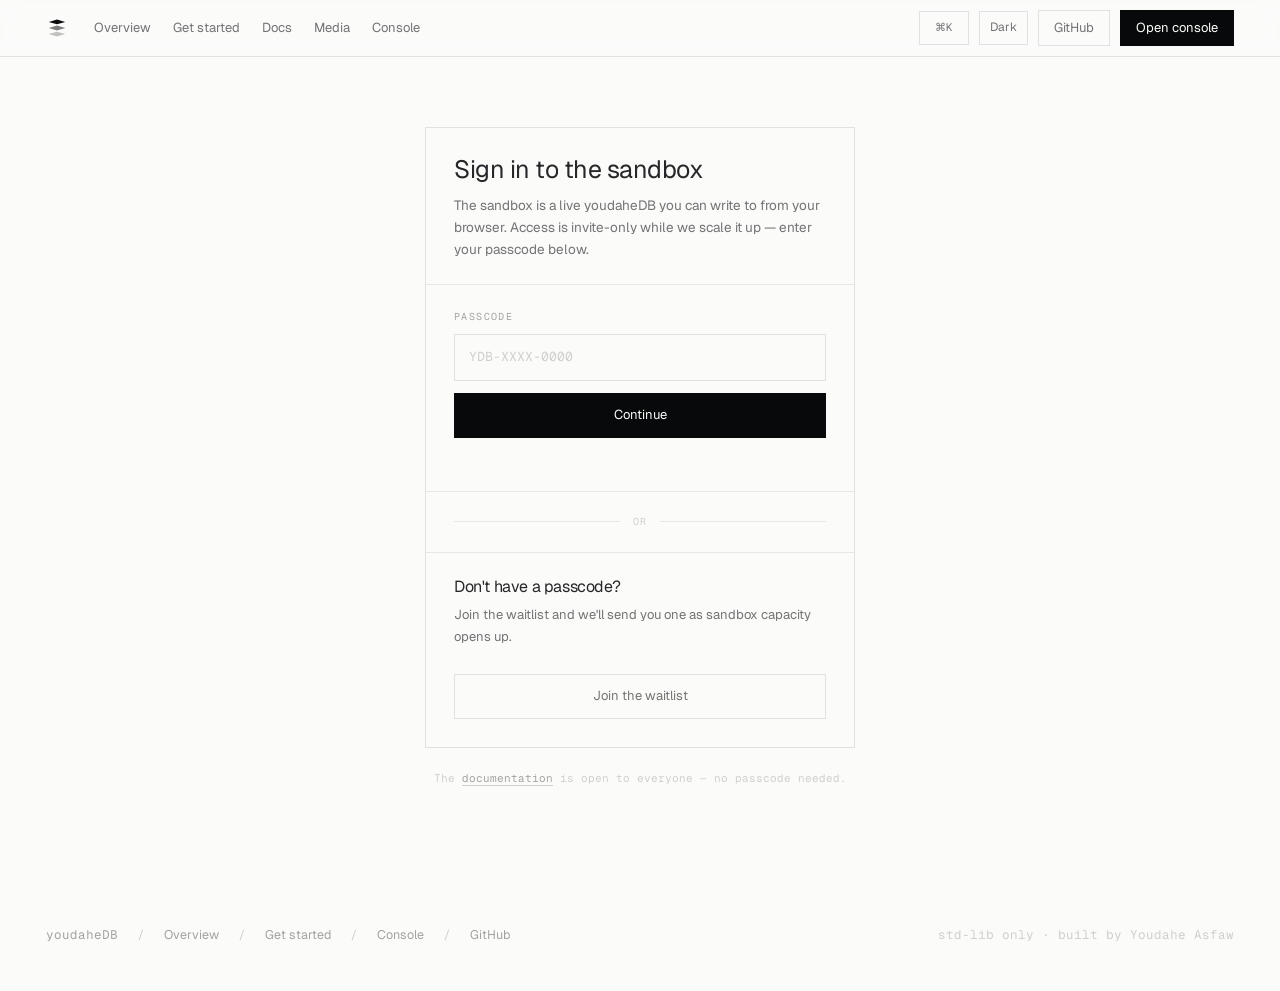
<file: web/start.html>
<!doctype html>
<html lang="en">
<head>
<meta charset="utf-8">
<link rel="icon" href="favicon.svg" type="image/svg+xml">
<link rel="icon" href="favicon-32.png" sizes="32x32" type="image/png">
<link rel="apple-touch-icon" href="apple-touch-icon.png">
<link rel="manifest" href="site.webmanifest">
<meta name="viewport" content="width=device-width, initial-scale=1">
<title>Get started — youdaheDB</title>
<link rel="preconnect" href="https://fonts.googleapis.com">
<link rel="preconnect" href="https://fonts.gstatic.com" crossorigin>
<link href="https://fonts.googleapis.com/css2?family=Geist:wght@300;400;500&family=Geist+Mono:wght@400;500&display=swap" rel="stylesheet">
<script>
/* theme: applied before paint so the page never flashes the wrong mode */
(function(){
  try{
    var saved = localStorage.getItem('ydb-theme');
    var light = saved ? saved === 'light'
      : window.matchMedia('(prefers-color-scheme: light)').matches;
    document.documentElement.className = light ? 'light' : '';
  }catch(e){}
})();
</script>
<script src="gate.js?v=20260920"></script>
<script>YDBGate.require();</script>
<link rel="stylesheet" href="app.css?v=20260920">
<style>
.page{display:grid;grid-template-columns:210px minmax(0,1fr);gap:46px;padding:44px 0 80px}
.toc{position:sticky;top:86px;align-self:start}
.toc .label{margin-bottom:11px}
.toc a{display:block;padding:5px 0 5px 13px;color:var(--t3);font-size:12.5px;
  border-left:1px solid var(--line);transition:.13s}
.toc a:hover{color:var(--t1)}
.toc a.on{color:var(--t0);border-left-color:var(--t0)}

.step{padding:0 0 40px;position:relative}
.step + .step{border-top:1px solid var(--line-soft);padding-top:36px}
.step .num{font-family:var(--mono);font-size:11px;color:var(--t4);letter-spacing:.14em;margin-bottom:9px}
.step h2{margin-bottom:9px}
.step p{color:var(--t2);max-width:70ch}
.step .code{margin:16px 0}
h1.big{font-size:38px;margin-bottom:14px}
.sub{color:var(--t2);font-size:15px;max-width:66ch;margin-bottom:8px}
.works td:first-child{color:var(--t0)}
.next{display:grid;grid-template-columns:repeat(auto-fit,minmax(230px,1fr));
  border-top:1px solid var(--line-soft);border-left:1px solid var(--line-soft);margin-top:12px}
.next a{border-right:1px solid var(--line-soft);border-bottom:1px solid var(--line-soft);
  padding:18px 20px;transition:background .13s}
.next a:hover{background:var(--fill)}
.next a h3{color:var(--t1);margin-bottom:5px}
.next a p{color:var(--t3);font-size:12.5px;margin:0}
@media (max-width:880px){ .page{grid-template-columns:minmax(0,1fr);gap:0} .toc{display:none} }
</style>
</head>
<body>

<header class="topnav"><div class="in">
  <a href="home.html" class="logo"><span class="mark"><svg viewBox="0 0 24 24" xmlns="http://www.w3.org/2000/svg" aria-hidden="true"><g fill="currentColor"><path d="M12 2.8 21 5.4 12 8 3 5.4Z"/><path d="M12 9.4 21 12 12 14.6 3 12Z" opacity=".52"/><path d="M12 16 21 18.6 12 21.2 3 18.6Z" opacity=".24"/></g></svg></span></a>
  <nav>
    <a href="home.html">Overview</a>
    <a href="start.html" class="on">Get started</a>
    <a href="docs.html">Docs</a>
    <a href="media.html">Media</a>
    <a href="access.html?next=console.html">Console</a>
  </nav>
  <div class="right">
    <button class="btn kbd-btn" data-palette aria-label="Open command palette" title="Search (⌘K)">⌘K</button>
    <button class="btn" id="theme-toggle" aria-label="Toggle theme">Light</button>
    <a class="btn" href="https://github.com/Youdahe123/youdaheDB" target="_blank" rel="noopener">GitHub</a>
    <a class="btn primary" href="access.html?next=console.html">Open console</a>
  </div>
</div></header>

<script>
(function(){
  var btn = document.getElementById('theme-toggle');
  if(!btn) return;
  var isLight = document.documentElement.classList.contains('light');
  function apply(light){
    isLight = light;
    document.documentElement.classList.toggle('light', light);
    document.body.classList.toggle('light', light);
    btn.textContent = light ? 'Dark' : 'Light';
    btn.setAttribute('aria-pressed', String(light));
    window.dispatchEvent(new CustomEvent('themechange'));
  }
  apply(isLight);
  btn.addEventListener('click', function(){
    apply(!isLight);
    try{ localStorage.setItem('ydb-theme', isLight ? 'light' : 'dark'); }catch(e){}
  });
})();
</script>

<main class="wrap"><div class="page">

  <aside class="toc">
    <div class="label">On this page</div>
    <a href="#install">1 · Install</a>
    <a href="#repl">2 · Run the REPL</a>
    <a href="#durability">3 · Prove durability</a>
    <a href="#cli">4 · Use the CLI</a>
    <a href="#console">5 · Open the console</a>
    <a href="#embed">6 · Embed the engine</a>
    <a href="#next">Where to go next</a>
  </aside>

  <div>
    <h1 class="big">Get started</h1>
    <p class="sub">Clone it, build it, and write your first durable key in about two minutes.
      No package manager, no config file, no dependencies to resolve.</p>

    <section class="step" id="install">
      <div class="num">STEP 1</div>
      <h2>Install</h2>
      <p>You need a Rust toolchain. That is the entire dependency list — <code>Cargo.toml</code> has an
        empty <code>[dependencies]</code> section and it stays that way.</p>
      <div class="code">
        <div class="bar"><span>terminal</span><span class="copy" data-copy="git clone https://github.com/Youdahe123/youdaheDB.git &amp;&amp; cd youdaheDB &amp;&amp; cargo build --release">copy</span></div>
<pre><span class="k">$</span> git clone https://github.com/Youdahe123/youdaheDB.git
<span class="k">$</span> cd youdaheDB
<span class="k">$</span> cargo build --release
<span class="c">   Compiling youdaheDB v0.1.0</span>
<span class="c">    Finished release [optimized] target(s)</span></pre>
      </div>
    </section>

    <section class="step" id="repl">
      <div class="num">STEP 2</div>
      <h2>Try it in a shell</h2>
      <p>The binary starts an interactive shell. Every write goes to the write-ahead log and is
        <code>fsync</code>ed before it is acknowledged, so an accepted write is on disk.</p>
      <div class="code">
        <div class="bar"><span>terminal</span><span class="copy" data-copy="cargo run">copy</span></div>
<pre><span class="k">$</span> cargo run
youdaheDB v0.1
commands: put &lt;key&gt; &lt;value&gt; | get &lt;key&gt; | delete &lt;key&gt; | scan | quit

db&gt; <span class="f">put user:1 youdahe</span>
OK
db&gt; <span class="f">put user:2 ada</span>
OK
db&gt; <span class="f">get user:1</span>
youdahe
db&gt; <span class="f">delete user:2</span>
OK
db&gt; <span class="f">get user:2</span>
(deleted)
db&gt; <span class="f">scan</span>
  user:1 = youdahe
  user:2 (deleted)</pre>
      </div>
      <p><code>get user:2</code> returning <code>(deleted)</code> rather than <code>(not found)</code> is
        deliberate — a tombstone has to be distinguishable from a miss, or a delete would be undone by an
        older value sitting in an SSTable underneath it.</p>
    </section>

    <section class="step" id="durability">
      <div class="num">STEP 3</div>
      <h2>Check that nothing gets lost</h2>
      <p>Do not take the word "durable" on faith — kill the process without a clean shutdown and watch
        the log replay.</p>
      <div class="code">
        <div class="bar"><span>terminal</span><span class="copy" data-copy="pkill -9 youdaheDB">copy</span></div>
<pre><span class="c"># in another terminal, while the REPL is running:</span>
<span class="k">$</span> pkill -9 youdaheDB

<span class="c"># then start it again</span>
<span class="k">$</span> cargo run
<span class="s">recovered 2 entries from WAL</span>
youdaheDB v0.1

db&gt; <span class="f">get user:1</span>
youdahe   <span class="c">← still there after SIGKILL</span></pre>
      </div>
      <p>The data file is <code>data.wal</code> in the working directory. Delete it and you start clean.
        Automating this loop is issue
        <a href="https://github.com/Youdahe123/youdaheDB/issues/13" target="_blank" rel="noopener"
           style="color:var(--t1);border-bottom:1px solid var(--t4)">#13</a>.</p>
    </section>

    <section class="step" id="cli">
      <div class="num">STEP 4</div>
      <h2>Use the CLI</h2>
      <p>The client is a <code>psql</code> workalike. It is scriptable, pipe-friendly, and returns real
        exit codes — <code>0</code> ok, <code>1</code> query error, <code>2</code> connection error.</p>
      <div class="code">
        <div class="bar"><span>terminal</span><span class="copy" data-copy="./cli/youdahedb">copy</span></div>
<pre><span class="c"># interactive</span>
<span class="k">$</span> ./cli/youdahedb
youdahedb=# <span class="f">\dt</span>
youdahedb=# <span class="f">select id, email from users limit 3;</span>

<span class="c"># one-shot, for scripts and CI</span>
<span class="k">$</span> ./cli/youdahedb -c <span class="s">"select count(*) from orders"</span>

<span class="c"># from a pipe</span>
<span class="k">$</span> echo <span class="s">"select 1"</span> | ./cli/youdahedb

<span class="c"># point at another node</span>
<span class="k">$</span> ./cli/youdahedb --host 10.0.1.11 --port 8080</pre>
      </div>
      <div class="notice"><b>Sample data.</b> The CLI speaks the HTTP API described in
        <code>web/API.md</code>. With no server reachable it runs against in-process sample data and
        says so on startup, so you always know which one you are talking to.</div>
    </section>

    <section class="step" id="console">
      <div class="num">STEP 5</div>
      <h2>Open the console</h2>
      <p>A browser console for the whole database — SQL shell, schema, cluster nodes, ranges,
        transactions, LSM storage, jobs and metrics.</p>
      <div class="code">
        <div class="bar"><span>terminal</span><span class="copy" data-copy="python3 -m http.server 8777 --directory web">copy</span></div>
<pre><span class="k">$</span> python3 -m http.server 8777 --directory web
<span class="c"># then open http://127.0.0.1:8777/console.html</span></pre>
      </div>
      <p>Views connect to a running node when one is reachable, and fall back to sample data
        otherwise — each view says which it is showing.</p>
      <p style="margin-top:14px"><a class="btn primary" href="access.html?next=console.html">Open the console →</a></p>
    </section>

    <section class="step" id="embed">
      <div class="num">STEP 6</div>
      <h2>Use it inside your own program</h2>
      <p>The storage engine is a library first and a server second. This is the API that
        <a href="https://github.com/Youdahe123/youdaheDB/issues/3" target="_blank" rel="noopener"
           style="color:var(--t1);border-bottom:1px solid var(--t4)">issue #3</a> introduces.</p>
      <div class="code">
        <div class="bar"><span>rust</span><span class="copy" data-copy="let mut db = LsmTree::open(&quot;./data&quot;)?;">copy</span></div>
<pre><span class="k">use</span> youdahedb::LsmTree;

<span class="k">fn</span> <span class="f">main</span>() -&gt; std::io::Result&lt;()&gt; {
    <span class="c">// opens the dir, loads SSTables newest-first, replays the WAL</span>
    <span class="k">let mut</span> db = LsmTree::open(<span class="s">"./data"</span>)?;

    db.put(<span class="s">"user:1"</span>, <span class="s">"youdahe"</span>)?;
    <span class="k">let</span> v = db.get(<span class="s">"user:1"</span>)?;
    db.delete(<span class="s">"user:1"</span>)?;

    <span class="c">// sorted iteration across memtable + every SSTable</span>
    <span class="k">for</span> (k, v) <span class="k">in</span> db.scan(<span class="s">"user:"</span>..<span class="s">"user;"</span>) {
        <span class="f">println!</span>(<span class="s">"{k} = {v}"</span>);
    }
    <span class="k">Ok</span>(())
}</pre>
      </div>
      <div class="notice"><b>Not yet on crates.io.</b> <code>LsmTree</code> is the next thing being built —
        today <code>main.rs</code> drives the WAL and memtable directly and SSTables are not reachable from it.</div>
    </section>

    <section class="step" id="next" style="padding-bottom:0">
      <div class="num">NEXT</div>
      <h2>Where to go from here</h2>
      <div class="next">
        <a href="docs.html#architecture"><h3>Architecture →</h3><p>How the layers fit together, and the orderings that make them correct.</p></a>
        <a href="docs.html#api"><h3>API reference →</h3><p>Every endpoint the console and CLI speak.</p></a>
        <a href="docs.html#cli"><h3>CLI reference →</h3><p>Flags, meta-commands, exit codes.</p></a>
        <a href="https://github.com/Youdahe123/youdaheDB/issues" target="_blank" rel="noopener">
          <h3>The roadmap →</h3><p>58 issues, 8 milestones, every build order written down.</p></a>
      </div>
    </section>
  </div>
</div></main>

<footer class="foot"><div class="wrap in">
  <span class="mono">youdaheDB</span>
  <span class="sep">/</span><a href="home.html">Overview</a>
  <span class="sep">/</span><a href="docs.html">Docs</a>
  <span class="sep">/</span><a href="access.html?next=console.html">Console</a>
  <span class="sep">/</span><a href="https://github.com/Youdahe123/youdaheDB" target="_blank" rel="noopener">GitHub</a>
  <span style="margin-left:auto;color:var(--t4)" class="mono">std-lib only · built by Youdahe Asfaw</span>
</div></footer>

<script>
document.querySelectorAll(".copy").forEach(b => b.onclick = async () => {
  try { await navigator.clipboard.writeText(b.dataset.copy);
        const t=b.textContent; b.textContent="copied"; setTimeout(()=>b.textContent=t,1200); }
  catch { b.textContent = "select manually"; }
});
const links = [...document.querySelectorAll(".toc a")];
const secs  = links.map(a => document.querySelector(a.getAttribute("href")));
const io = new IntersectionObserver(es => es.forEach(e => {
  if (e.isIntersecting){ const i = secs.indexOf(e.target);
    links.forEach((a,j) => a.classList.toggle("on", j===i)); }
}), { rootMargin:"-80px 0px -70% 0px" });
secs.forEach(s => s && io.observe(s));
</script>
<div class="cvtip" id="cvtip"></div>
<script src="intro.js?v=20260920"></script>
<script src="site.js?v=20260920"></script>
</body>
</html>
</file>
<file: web/app.css>
/* youdaheDB — shared design tokens + chrome. No build step; every page links this. */
:root{
  --bg:#000; --t0:#fff; --t1:rgba(255,255,255,.92); --t2:rgba(255,255,255,.50);
  --t3:rgba(255,255,255,.30); --t4:rgba(255,255,255,.18);
  --line:rgba(255,255,255,.08); --line-soft:rgba(255,255,255,.06);
  --fill:rgba(255,255,255,.03); --fill-2:rgba(255,255,255,.06);

  /* status — fixed, never themed; always shipped with an icon + label */
  --st-good:#0ca30c; --st-warn:#fab219; --st-serious:#ec835a; --st-crit:#d03b3b;
  /* categorical — validated all-pairs on #000 (worst CVD ΔE 9.4, normal 20.9) */
  --cat-1:#3987e5; --cat-2:#d95926; --cat-3:#199e70;
  /* ordinal ramp L0..L3 — single hue, monotone lightness */
  --lv-0:#86b6ef; --lv-1:#5598e7; --lv-2:#2a78d6; --lv-3:#1c5cab;
  --grid:rgba(255,255,255,.07); --axis:rgba(255,255,255,.16);

  /* chrome bits that used to be hardcoded — these are what broke light mode */
  --nav-bg:rgba(0,0,0,.82); --sel:rgba(255,255,255,.15);
  /* announcement slab — inverted against the page, like .btn.primary */
  --ann-bg:#fff; --ann-fg:#000; --ann-dim:rgba(0,0,0,.62); --ann-line:rgba(0,0,0,.20);
  --thumb:rgba(255,255,255,.10); --track:rgba(255,255,255,.07);
  --pop:#0a0a0a;
  /* canvas surface — JS reads these instead of guessing */
  --cv-edge:rgba(255,255,255,.085); --cv-ring:#000;
  --cv-node:rgba(255,255,255,.30); --cv-node-seen:rgba(255,255,255,.55);
  --cv-text:rgba(255,255,255,.90); --cv-text-dim:rgba(255,255,255,.55);
  --cv-sub:rgba(255,255,255,.26); --cv-on-glow:#fff;

  --sans:"Geist",ui-sans-serif,-apple-system,"SF Pro Text","Segoe UI",Helvetica,Arial,sans-serif;
  --mono:"Geist Mono",ui-monospace,SFMono-Regular,Menlo,Monaco,"Roboto Mono",monospace;
  --maxw:1240px;
}
*{box-sizing:border-box;border-radius:0}
html{scroll-behavior:smooth}
body{margin:0;background:var(--bg);color:var(--t1);font-family:var(--sans);
  font-size:14px;line-height:1.6;-webkit-font-smoothing:antialiased}
a{color:inherit;text-decoration:none}
button,input,select,textarea{font:inherit;color:inherit;background:none;border:0;outline:0}
::selection{background:var(--sel)}
code{font-family:var(--mono);font-size:.92em}
.mono{font-family:var(--mono)}
.label{font-family:var(--mono);font-size:10px;letter-spacing:.14em;text-transform:uppercase;color:var(--t3)}

/* ── site nav ───────────────────────────────────────── */
.topnav{position:sticky;top:0;z-index:40;background:var(--nav-bg);
  backdrop-filter:blur(10px);border-bottom:1px solid var(--line)}
.topnav .in{max-width:var(--maxw);margin:0 auto;display:flex;align-items:center;
  gap:26px;padding:0 26px;height:56px}
.logo{display:flex;align-items:center;gap:9px;font-family:var(--mono);font-size:12.5px;
  font-weight:500;color:var(--t0);letter-spacing:.02em;white-space:nowrap}
.logo .mark{width:22px;height:22px;display:grid;place-items:center;color:var(--t0)}
.logo .mark svg{width:100%;height:100%;display:block}
.logo .word{font-family:var(--mono);font-size:12px;color:var(--t0);letter-spacing:.02em}
.topnav nav{display:flex;gap:22px;font-size:13px}
.topnav nav a{color:var(--t2);transition:color .13s}
.topnav nav a:hover{color:var(--t1)}
.topnav nav a.on{color:var(--t0)}
.topnav .right{margin-left:auto;display:flex;align-items:center;gap:10px}

.btn{padding:7px 15px;border:1px solid var(--line);font-size:13px;color:var(--t2);
  cursor:pointer;transition:.13s;display:inline-flex;align-items:center;gap:7px;white-space:nowrap}
.btn:hover{color:var(--t0);background:var(--fill);border-color:var(--t4)}
.btn.primary{background:var(--t0);color:var(--bg);border-color:var(--t0)}
.btn.primary:hover{opacity:.86}

/* ── layout ─────────────────────────────────────────── */
.wrap{max-width:var(--maxw);margin:0 auto;padding:0 26px}
.sec{padding:64px 0;border-bottom:1px solid var(--line-soft)}
h1,h2,h3{font-weight:400;letter-spacing:-.025em;margin:0}
h1{font-size:44px;line-height:1.1}
h2{font-size:26px;line-height:1.2}
h3{font-size:16px}
p{margin:0 0 14px}
.lede{color:var(--t2);max-width:70ch}
.lede b{color:var(--t1);font-weight:500}

/* ── grid cells ─────────────────────────────────────── */
.grid{display:grid;border-top:1px solid var(--line-soft);border-left:1px solid var(--line-soft)}
.g2{grid-template-columns:repeat(auto-fit,minmax(min(320px,100%),1fr))}
.g3{grid-template-columns:repeat(auto-fit,minmax(min(250px,100%),1fr))}
.g4{grid-template-columns:repeat(auto-fit,minmax(min(195px,100%),1fr))}
.cell{border-right:1px solid var(--line-soft);border-bottom:1px solid var(--line-soft);
  padding:20px 22px 22px;position:relative}
.cell::after{content:"+";position:absolute;right:-5px;bottom:-8px;color:var(--t4);font-size:11px;line-height:1}
.cell .n{font-family:var(--mono);font-size:10px;color:var(--t4);letter-spacing:.1em}
.cell h3{margin:11px 0 7px;color:var(--t1)}
.cell p{color:var(--t2);font-size:13px;margin:0}
.cell .v{margin-top:7px;font-family:var(--mono);font-size:25px;letter-spacing:-.02em;color:var(--t0)}
.cell .v small{font-size:11.5px;color:var(--t3);margin-left:5px;letter-spacing:0}
.cell .foot{margin-top:10px;font-family:var(--mono);font-size:10px;color:var(--t4);
  display:flex;justify-content:space-between;gap:8px}

/* ── code ───────────────────────────────────────────── */
.code{border:1px solid var(--line);background:var(--fill);font-family:var(--mono);
  font-size:12.5px;line-height:1.75;overflow-x:auto}
.code .bar{display:flex;align-items:center;gap:10px;padding:8px 13px;
  border-bottom:1px solid var(--line-soft);color:var(--t3);font-size:10px;
  letter-spacing:.13em;text-transform:uppercase}
.code .bar .copy{margin-left:auto;cursor:pointer;text-transform:none;letter-spacing:0;font-size:11px}
.code .bar .copy:hover{color:var(--t1)}
.code pre{margin:0;padding:15px 16px;white-space:pre;color:var(--t2);overflow-x:auto}
.code .c{color:var(--t4)}          /* comment  */
.code .k{color:var(--cat-1)}       /* keyword  */
.code .s{color:var(--st-good)}     /* string   */
.code .f{color:var(--t0)}          /* emphasis */

/* ── tables ─────────────────────────────────────────── */
table{width:100%;border-collapse:collapse;table-layout:fixed}
th{text-align:left;padding:9px 13px;font-family:var(--mono);font-size:10px;letter-spacing:.13em;
  text-transform:uppercase;color:var(--t3);font-weight:400;
  border-top:1px solid var(--line-soft);border-bottom:1px solid var(--line-soft);white-space:nowrap}
td{padding:10px 13px;border-bottom:1px solid var(--line-soft);font-family:var(--mono);
  font-size:12px;color:var(--t2);overflow:hidden;text-overflow:ellipsis}
tr:hover td{background:var(--fill)}
td.k{color:var(--t0)}
.pill{font-family:var(--mono);font-size:10px;padding:2px 7px;border:1px solid var(--line);
  color:var(--t3);white-space:nowrap;display:inline-block}
.stat-ico{display:inline-flex;align-items:center;gap:6px;font-family:var(--mono);font-size:11px}
.stat-ico i{width:7px;height:7px;flex:0 0 7px;font-style:normal}
.s-good{color:var(--st-good)} .s-good i{background:var(--st-good)}
.s-warn{color:var(--st-warn)} .s-warn i{background:var(--st-warn)}
.s-crit{color:var(--st-crit)} .s-crit i{background:var(--st-crit)}
.s-idle{color:var(--t3)}      .s-idle i{background:var(--t4)}

.notice{border:1px solid var(--line);border-left:2px solid var(--st-warn);
  padding:12px 16px;color:var(--t2);font-size:13px;background:var(--fill)}
.notice b{color:var(--t1);font-weight:500}
.notice a{color:var(--t1);border-bottom:1px solid var(--t4)}

/* ── footer ─────────────────────────────────────────── */
.foot{padding:34px 0 46px;color:var(--t3);font-size:12.5px}
.foot .in{display:flex;gap:20px;align-items:center;flex-wrap:wrap}
.foot a:hover{color:var(--t1)}
.foot .sep{color:var(--t4)}

@media (max-width:840px){
  h1{font-size:31px} h2{font-size:21px}
  .sec{padding:44px 0}

  /* The nav drops to its own row rather than disappearing: on a phone the
     header is the only way to reach the other pages. It scrolls sideways
     if the links outgrow the width, with the scrollbar hidden. */
  .topnav .in{flex-wrap:wrap;height:auto;gap:0 14px;padding:0 16px}
  .logo{order:1;min-height:53px}
  .topnav .right{order:2;min-height:53px}
  .topnav nav{order:3;width:100%;gap:20px;padding:0 0 11px;
    overflow-x:auto;scrollbar-width:none;-webkit-overflow-scrolling:touch}
  .topnav nav::-webkit-scrollbar{display:none}
  .topnav nav a{white-space:nowrap}
}

/* Light theme — every token above gets a counterpart, or light mode half-applies. */
:root.light, body.light{
  --bg:#fbfbfa; --t0:#08090a; --t1:rgba(8,9,10,.88); --t2:rgba(8,9,10,.56);
  --t3:rgba(8,9,10,.36); --t4:rgba(8,9,10,.18);
  --line:rgba(8,9,10,.11); --line-soft:rgba(8,9,10,.08);
  --fill:rgba(8,9,10,.025); --fill-2:rgba(8,9,10,.05);

  --nav-bg:rgba(251,251,250,.82); --sel:rgba(8,9,10,.12);
  --ann-bg:#08090a; --ann-fg:#fbfbfa; --ann-dim:rgba(251,251,250,.64); --ann-line:rgba(251,251,250,.24);
  --thumb:rgba(8,9,10,.16); --track:rgba(8,9,10,.06);
  --pop:#ffffff;

  --cat-1:#1f6fd0; --cat-2:#c04a1c; --cat-3:#0f7d56;
  --lv-0:#9cc2f0; --lv-1:#5d9ae4; --lv-2:#2a6fc4; --lv-3:#1b4a8a;
  --grid:rgba(8,9,10,.07); --axis:rgba(8,9,10,.18);

  --cv-edge:rgba(8,9,10,.10); --cv-ring:#fbfbfa;
  --cv-node:rgba(8,9,10,.28); --cv-node-seen:rgba(8,9,10,.55);
  --cv-text:rgba(8,9,10,.88); --cv-text-dim:rgba(8,9,10,.5);
  --cv-sub:rgba(8,9,10,.34); --cv-on-glow:#08090a;
}

/* Theme toggle button small adjustments */
#theme-toggle{padding:6px 10px;font-size:12px}

/* Smooth transitions for theme-aware properties */
body,.topnav,.cell,.code,.btn,.pill,td,th,.notice{
  transition:background-color .18s ease,color .18s ease,border-color .18s ease}
@media (prefers-reduced-motion:reduce){*{transition:none!important}}

/* ── reading progress ───────────────────────────────────── */
.readbar{position:fixed;top:0;left:0;right:0;height:2px;z-index:60;pointer-events:none}
.readbar i{display:block;height:100%;width:100%;background:var(--t0);
  transform:scaleX(0);transform-origin:0 50%;transition:transform .08s linear}
.readpct{font-family:var(--mono);font-size:10px;color:var(--t4);letter-spacing:.1em}

/* ── node tooltip on the diagrams ───────────────────────── */
.cvtip{position:fixed;z-index:70;pointer-events:none;max-width:250px;
  background:var(--pop);border:1px solid var(--line);padding:8px 11px;
  font-family:var(--mono);font-size:11px;line-height:1.55;color:var(--t1);
  opacity:0;transition:opacity .12s;box-shadow:0 8px 28px rgba(0,0,0,.28)}
.cvtip.on{opacity:1}

/* ── command palette ────────────────────────────────────── */
kbd{font-family:var(--mono);font-size:10px;border:1px solid var(--line);
  padding:1px 5px;color:var(--t3);margin-right:3px}
.pal{position:fixed;inset:0;z-index:90;display:none;justify-content:center;
  align-items:flex-start;padding-top:14vh;background:rgba(0,0,0,.45);backdrop-filter:blur(3px)}
:root.light .pal{background:rgba(8,9,10,.25)}
.pal.on{display:flex}
.pal-box{width:min(560px,92vw);background:var(--pop);border:1px solid var(--line);
  box-shadow:0 26px 70px rgba(0,0,0,.42)}
.pal-box input{width:100%;padding:15px 17px;font-size:14px;color:var(--t0);
  border-bottom:1px solid var(--line-soft);background:none}
.pal-box input::placeholder{color:var(--t4)}
.pal-list{max-height:320px;overflow-y:auto}
.pal-row{display:flex;align-items:center;justify-content:space-between;gap:14px;
  padding:10px 17px;cursor:pointer;font-size:13px;color:var(--t2)}
.pal-row.on{background:var(--fill-2);color:var(--t0)}
.pal-hint{font-family:var(--mono);font-size:10px;color:var(--t4);white-space:nowrap}
.pal-empty{padding:18px 17px;font-family:var(--mono);font-size:11.5px;color:var(--t4)}
.pal-foot{display:flex;gap:16px;padding:9px 17px;border-top:1px solid var(--line-soft);
  font-family:var(--mono);font-size:10px;color:var(--t4)}
.kbd-btn{font-family:var(--mono);font-size:11px}

/* ── reveal on scroll ───────────────────────────────────── */
.rv{opacity:0;transform:translateY(8px)}
.rv.in{opacity:1;transform:none;transition:opacity .45s ease,transform .45s ease}
@media (prefers-reduced-motion:reduce){.rv{opacity:1;transform:none;transition:none}}

/* ── progressive disclosure ─────────────────────────────────
   Plain heading, one plain sentence, then the real detail behind a
   summary — so the page can be skimmed or read properly. */
.more{margin-top:18px;border-top:1px solid var(--line-soft);max-width:78ch}
.more>summary{cursor:pointer;list-style:none;padding:12px 0;font-family:var(--mono);
  font-size:10.5px;letter-spacing:.13em;text-transform:uppercase;color:var(--t3);
  display:flex;align-items:center;gap:9px;transition:color .13s}
.more>summary::-webkit-details-marker{display:none}
.more>summary::after{content:"+";font-size:13px;line-height:1}
.more[open]>summary::after{content:"\2212"}
.more>summary:hover{color:var(--t1)}
.more-in{padding:2px 0 18px;color:var(--t2);font-size:13px;line-height:1.75}
.more-in p{margin:0 0 12px}
.more-in p:last-child{margin:0}
.more-in b{color:var(--t1);font-weight:500}
.more-in a{color:var(--t1);border-bottom:1px solid var(--t4)}

/* the opening line of a section: bigger, plainer, no jargon */
.lede.plain{font-size:16.5px;line-height:1.6;color:var(--t1);max-width:62ch}
/* a demoted spec strip — keywords kept, but out of the reading path */
.specs{margin-top:16px;font-family:var(--mono);font-size:11px;color:var(--t4);
  letter-spacing:.04em}
.specs span{white-space:nowrap}
.specs i{font-style:normal;margin:0 8px;color:var(--t4);opacity:.6}

/* a disclosure nested inside a small note */
.more.tight{margin-top:11px;max-width:none}
.more.tight>summary{padding:9px 0;font-size:10px}
.more.tight .more-in{font-size:12px;padding-bottom:4px}

/* an intro that leads straight into a diagram: no heavy bottom rule */
.intro-sec{padding-bottom:26px;border-bottom:0}

.cue{margin:10px 0 0;font-family:var(--mono);font-size:11.5px;color:var(--t3)}
.cue::before{content:"\2193";margin-right:8px;color:var(--t4)}

/* ── media index: own writing left, everything else right ── */
.mhead{padding:64px 0 30px;border-bottom:1px solid var(--line-soft)}
.mhead h1{font-size:40px;letter-spacing:-.03em;margin-bottom:14px}
.mhead .lede{font-size:16.5px;color:var(--t2);max-width:56ch}
.mcols{display:grid;grid-template-columns:minmax(0,1fr) 252px;gap:58px;
  padding-bottom:80px;align-items:start}
.mside{position:sticky;top:86px;padding-top:30px}
.mside .blk{margin-bottom:34px}
.mside .blk > .label{padding-bottom:11px;border-bottom:1px solid var(--line-soft);
  display:block;margin-bottom:15px}

.mfilter{display:flex;gap:18px;flex-wrap:wrap;padding:30px 0 4px}
.mf{font-family:var(--mono);font-size:11px;letter-spacing:.08em;color:var(--t4);
  cursor:pointer;padding:0;border:0;background:none;transition:color .13s}
.mf:hover{color:var(--t2)}
.mf.on{color:var(--t0)}
.mlist{padding:10px 0 0}
.post{display:block;padding:26px 0;border-top:1px solid var(--line-soft)}
.post .meta{font-family:var(--mono);font-size:10.5px;color:var(--t4);letter-spacing:.11em;
  text-transform:uppercase}
.post h2{font-size:22px;line-height:1.28;margin:9px 0 8px;letter-spacing:-.018em}
.post h2 a{transition:opacity .13s}
.post h2 a:hover{opacity:.6}
.post p{color:var(--t2);font-size:14px;line-height:1.66;margin:0;max-width:64ch}
.post.hide{display:none}

/* feed entries that live off-site: same rhythm, marked rather than sectioned */
.post .src{color:var(--t3)}
.post h2 a .arr{display:inline-block;margin-left:8px;font-size:15px;color:var(--t3);
  vertical-align:1px;transition:transform .13s,color .13s}
.post h2 a:hover .arr{color:var(--t2);transform:translate(2px,-2px)}

/* external coverage, in the right rail */
.ext-item{display:block;padding:0 0 18px;margin-bottom:18px;
  border-bottom:1px solid var(--line-soft)}
.ext-item:last-child{border-bottom:0;margin-bottom:0;padding-bottom:0}
.ext-item .pub{font-family:var(--mono);font-size:10px;letter-spacing:.12em;
  text-transform:uppercase;color:var(--t3)}
.ext-item .t{font-size:14.5px;line-height:1.4;color:var(--t1);margin:7px 0 7px;
  letter-spacing:-.01em;transition:opacity .13s}
.ext-item:hover .t{opacity:.62}
.ext-item p{font-size:12.5px;line-height:1.62;color:var(--t3);margin:0}
.ext-item .go{display:inline-block;margin-top:9px;font-family:var(--mono);font-size:10.5px;
  color:var(--t4)}
.ext-item:hover .go{color:var(--t2)}

.msub p{color:var(--t3);font-size:12.5px;line-height:1.6;margin:0 0 14px}
.mrow{display:flex;flex-direction:column;gap:11px}
.mrow input{padding:8px 0;border:0;border-bottom:1px solid var(--line);
  font-size:13px;color:var(--t0);background:none;width:100%}
.mrow input::placeholder{color:var(--t4)}
.mrow input:focus{border-color:var(--t2)}
.mrow .btn{border:0;border-bottom:1px solid var(--t0);padding:8px 0;color:var(--t0);
  background:none;align-self:flex-start;font-size:12.5px}
.mrow .btn:hover{background:none;opacity:.6}
.mnote{margin-top:11px;font-family:var(--mono);font-size:10.5px;color:var(--t4);line-height:1.5}

@media (max-width:900px){
  .mcols{grid-template-columns:1fr;gap:10px}
  .mside{position:static;padding-top:34px;border-top:1px solid var(--line-soft)}
}

/* ── a single post ──────────────────────────────────────── */
.article{max-width:648px;margin:0 auto;padding:58px 0 84px}
.article .back{font-family:var(--mono);font-size:11px;color:var(--t4);letter-spacing:.06em}
.article .back:hover{color:var(--t1)}
.article .pmeta{margin-top:30px;font-family:var(--mono);font-size:10.5px;color:var(--t4);
  letter-spacing:.11em;text-transform:uppercase}
.article h1{font-size:33px;line-height:1.2;letter-spacing:-.03em;margin:13px 0 17px}
.article .stand{font-size:17px;line-height:1.62;color:var(--t2);margin:0 0 30px;
  padding-bottom:26px;border-bottom:1px solid var(--line-soft)}
.article p{font-size:15px;line-height:1.78;color:var(--t2);margin:0 0 19px}
.article h2{font-size:18px;color:var(--t0);margin:38px 0 13px;letter-spacing:-.012em}
.article b{color:var(--t1);font-weight:500}
.article code{background:var(--fill-2);padding:1px 5px;font-size:.88em}
.article .code{margin:24px 0}
.article .code code{background:none;padding:0}
.article a:not(.back){color:var(--t1);border-bottom:1px solid var(--t4)}
.article .end{margin-top:44px;padding-top:24px;border-top:1px solid var(--line-soft);
  font-family:var(--mono);font-size:11.5px;color:var(--t4)}
.article .end a{color:var(--t2)}
@media (max-width:760px){ .mhead h1{font-size:30px} .article h1{font-size:26px} }

/* ── opening sequence ───────────────────────────────────────
   The overlay is injected by intro.js and removed by it. Nothing here
   hides page content on its own — if the script never runs, none of
   these classes are ever applied. */
.intro-lock{overflow:hidden}
.intro{position:fixed;inset:0;z-index:100;background:var(--bg);
  display:grid;place-items:center;cursor:pointer;
  transition:transform .78s cubic-bezier(.76,0,.24,1)}
.intro.out{transform:translateY(-101%)}
.intro-in{display:flex;flex-direction:column;align-items:center;gap:20px}
.intro-mark{width:54px;height:54px;color:var(--t0)}
.intro-mark svg{width:100%;height:100%;display:block}
.intro-mark .s{fill:currentColor;opacity:0;transform:translateY(7px);
  animation:slab .62s cubic-bezier(.16,1,.3,1) forwards}
.intro-mark .s1{animation-delay:.04s}
.intro-mark .s2{animation-delay:.19s}
.intro-mark .s3{animation-delay:.34s}
@keyframes slab{ to{opacity:1;transform:none} }
/* the stack settles into the logo's own tonal steps */
.intro-mark .s2{--o:.62} .intro-mark .s3{--o:.32}
.intro-mark .s2,.intro-mark .s3{animation-name:slab-dim}
@keyframes slab-dim{ to{opacity:var(--o);transform:none} }
.intro-n{font-family:var(--mono);font-size:11px;letter-spacing:.22em;color:var(--t3)}

/* headline words rise out of a mask once the overlay lifts */
.w{display:inline-block;overflow:hidden;vertical-align:bottom}
.w > i{display:inline-block;font-style:inherit}
.hero-anim .w > i{transform:translateY(108%);
  transition:transform .82s cubic-bezier(.16,1,.3,1)}
.hero-anim.hero-in .w > i{transform:none}
@media (prefers-reduced-motion:reduce){
  .intro,.intro-mark .s,.hero-anim .w > i{animation:none!important;transition:none!important}
  .hero-anim .w > i{transform:none!important}
}

/* honeypot — off-screen for bots, invisible and unreachable for people */
.hp{position:absolute;left:-9999px;width:1px;height:1px;overflow:hidden}

/* ── page transitions ───────────────────────────────────────
   Cross-document view transitions: the browser snapshots the old page, loads
   the new one, and crossfades between them — so navigation has no white flash
   and the header stays put. Browsers without support just navigate normally;
   the headline stagger in intro.js still runs either way. */
@view-transition { navigation: auto; }

::view-transition-old(root){ animation: vt-out .18s ease both }
::view-transition-new(root){ animation: vt-in .42s cubic-bezier(.16,1,.3,1) both }
@keyframes vt-out{ to{ opacity:0 } }
@keyframes vt-in { from{ opacity:0; transform:translateY(8px) } }

/* the chrome is the same on every page, so let it morph in place instead of
   fading out and back in — that is what stops the nav flickering on each click */
header.topnav{ view-transition-name: topnav }
footer.foot  { view-transition-name: sitefoot }
::view-transition-old(topnav),::view-transition-new(topnav),
::view-transition-old(sitefoot),::view-transition-new(sitefoot){ animation:none; mix-blend-mode:normal }

/* Under reduced motion the transition still happens but instantly, which is
   the same thing as not happening. Keeping @view-transition at the top level
   only — nesting it in a media query is needlessly fragile. */
@media (prefers-reduced-motion:reduce){
  ::view-transition-old(root),::view-transition-new(root){ animation:none !important }
}

/* ── announcement bar ───────────────────────────────────────
   Injected by site.js above .topnav. An inverted slab: the page's foreground
   colour becomes its background, so it reads as a banner in both themes and
   needs no :root.light override of its own — the four --ann-* tokens do it. */
.ann{position:relative;z-index:50;background:var(--ann-bg);color:var(--ann-fg)}
.ann .in{max-width:var(--maxw);margin:0 auto;display:flex;align-items:center;gap:15px;
  padding:0 26px;min-height:46px}
.ann-dot{flex:0 0 7px;width:7px;height:7px;border-radius:50%;background:var(--st-good);
  animation:ann-pulse 2.6s ease-in-out infinite}
@keyframes ann-pulse{0%,100%{opacity:1}50%{opacity:.3}}

/* fixed-height window; the messages stack inside it and cross-fade through */
.ann-rot{position:relative;flex:1 1 auto;height:22px;min-width:0;overflow:hidden}
.ann-msg{position:absolute;inset:0;display:flex;align-items:center;gap:9px;font-size:13.5px;
  color:var(--ann-dim);white-space:nowrap;overflow:hidden;text-overflow:ellipsis;
  opacity:0;transform:translateY(8px);pointer-events:none;
  transition:opacity .4s ease,transform .4s ease}
.ann-msg.on{opacity:1;transform:none;pointer-events:auto}
.ann-msg b{color:var(--ann-fg);font-weight:600}
.ann-msg .tag{flex:0 0 auto;padding:2px 7px;font-family:var(--mono);font-size:9.5px;
  letter-spacing:.13em;text-transform:uppercase;color:var(--ann-bg);background:var(--ann-fg)}

.ann-cta{flex:0 0 auto;padding:6px 14px;font-size:12.5px;font-weight:500;cursor:pointer;
  background:var(--ann-fg);color:var(--ann-bg);white-space:nowrap;transition:opacity .13s}
.ann-cta:hover{opacity:.82}
.ann-x{flex:0 0 auto;padding:4px 7px;font-size:16px;line-height:1;color:var(--ann-dim);
  cursor:pointer;transition:color .13s}
.ann-x:hover{color:var(--ann-fg)}

/* inline signup — swaps in where the rotator was, same row height */
.ann-form{display:none;flex:1 1 auto;align-items:center;gap:9px;min-width:0}
.ann.open .ann-form{display:flex}
.ann.open .ann-rot,.ann.open .ann-cta{display:none}
.ann-lead{flex:0 0 auto;font-size:13.5px;font-weight:600;color:var(--ann-fg);white-space:nowrap}
.ann-form input{flex:0 1 300px;min-width:0;padding:6px 10px;font-size:12.5px;
  color:var(--ann-fg);background:none;border:1px solid var(--ann-line)}
.ann-form input::placeholder{color:var(--ann-dim)}
.ann-form input:focus{border-color:var(--ann-fg)}
.ann-form button{flex:0 0 auto;padding:6px 14px;font-size:12.5px;font-weight:500;cursor:pointer;
  background:var(--ann-fg);color:var(--ann-bg);border:0;white-space:nowrap;transition:opacity .13s}
.ann-form button:hover:not(:disabled){opacity:.82}
.ann-form button:disabled{opacity:.5;cursor:default}
.ann-note{font-size:12.5px;color:var(--ann-dim);min-width:0;overflow:hidden;
  text-overflow:ellipsis;white-space:nowrap}
.ann-note.ok{color:var(--ann-fg);font-weight:500}
.ann-hp{position:absolute;left:-9999px;width:1px;height:1px;opacity:0}

@media (max-width:640px){
  .wrap{padding:0 16px}
  .btn{padding:7px 12px;font-size:12.5px}
  .kbd-btn{display:none}   /* a keyboard shortcut hint is noise without a keyboard */
  .ann-sub{display:none}   /* keep the headline, drop the trailing sentence */

  .ann .in{padding:0 16px;gap:11px;min-height:44px}
  .ann-msg{font-size:12.5px}
  .ann-msg .tag{display:none}
  .ann-lead{display:none}
  .ann-form input{flex:1 1 auto}
}
@media (prefers-reduced-motion:reduce){
  .ann-dot{animation:none}
  .ann-msg{transition:none}
}
</file>
